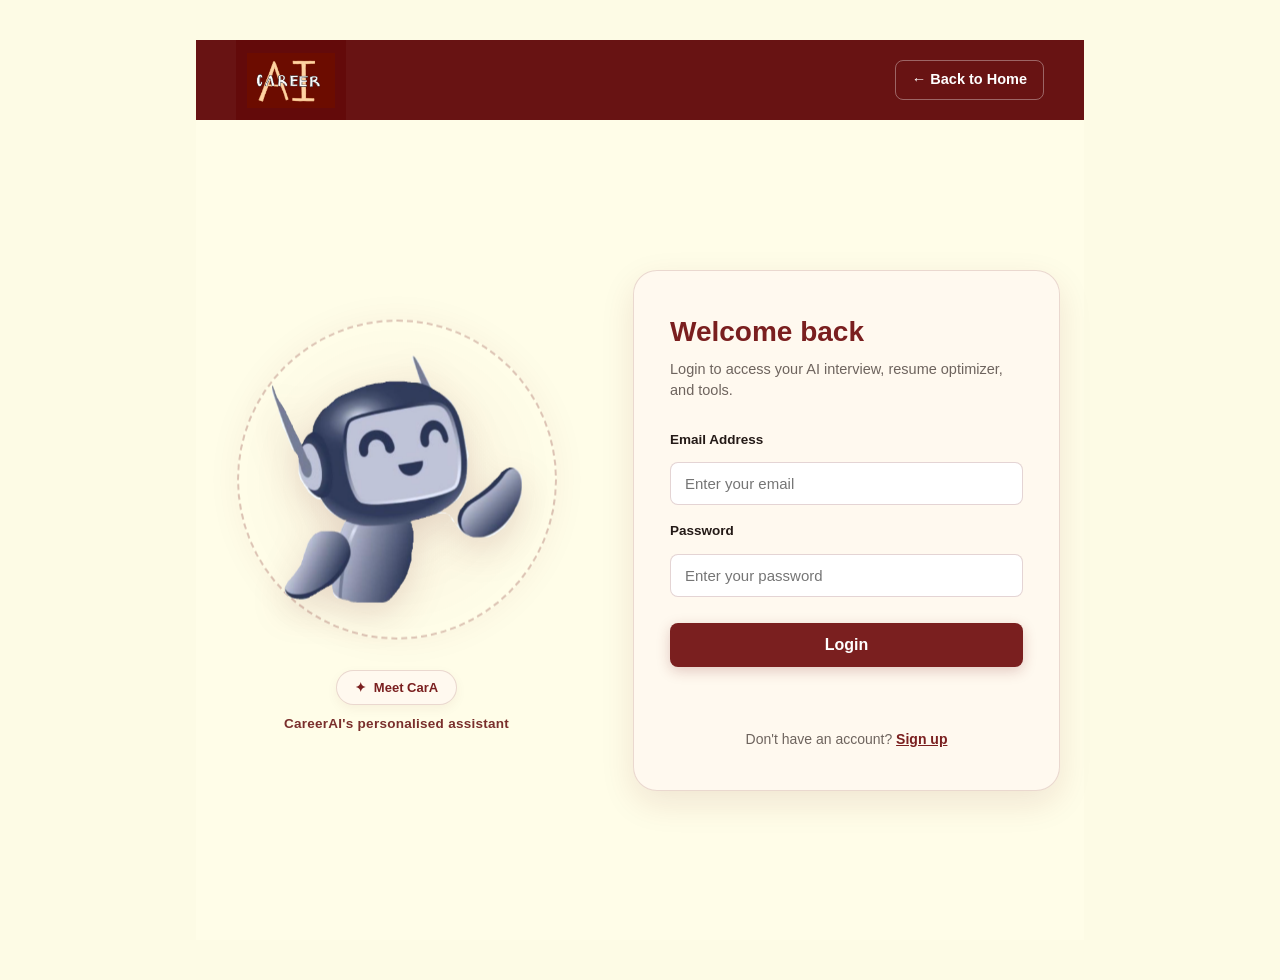
<file: Frontend/ats.html>
<!DOCTYPE html>
<html lang="en">

<head>
    <meta charset="UTF-8">
    <meta name="viewport" content="width=device-width, initial-scale=1.0">

    <title>CareerAI - ATS Score</title>

    <link rel="stylesheet" href="style.css?v=20261126v12">
    <link rel="icon" type="image/png" href="logoo.png">
</head>

<body>

    <!-- ================= NAVBAR ================= -->
    <nav class="navbar">

        <a href="home.html" class="logo">
            <img src="logoo.png" alt="CareerAI Logo" class="logo-image">
        </a>

        <div class="nav-links">
            <a href="home.html">Home</a>
            <a href="dashboard.html">Dashboard</a>
            <a href="ats.html" class="active">ATS Score</a>
            <a href="profile.html">Profile</a>
        </div>

        <div class="nav-buttons">
            <a href="dashboard.html" class="back-btn" style="color: white; font-weight: 600; text-decoration: none; padding: 7px 16px; border: 1px solid rgba(255,255,255,0.25); border-radius: 8px; font-size: 14px;">← Back to Dashboard</a>
        </div>

    </nav>


    <!-- =========================
         MAIN CONTENT
    ========================== -->

    <main class="ats-container">

        <!-- PAGE HEADING -->

        <div class="page-heading">

            <p class="small-heading">
                RESUME ANALYSIS
            </p>

            <h1>
                ATS Score
            </h1>

            <p class="subtitle">
                See how well your resume is optimized for Applicant Tracking Systems.
            </p>

        </div>


        <!-- =========================
             SCORE CARD
        ========================== -->

        <section class="score-card">

            <!-- LEFT SIDE -->

            <div class="score-left">

                <h2>
                    Your ATS Score
                </h2>


                <!-- HALF WHEEL -->

<div class="gauge">

    <svg
        class="gauge-svg"
        viewBox="0 0 300 160"
    >

        <!-- Background semicircle -->

        <path
            class="gauge-bg"
            d="M 25 145 A 125 125 0 0 1 275 145"
        ></path>

        <!-- Filled semicircle -->

        <path
            class="gauge-progress"
            id="gaugeProgress"
            d="M 25 145 A 125 125 0 0 1 275 145"
        ></path>

    </svg>


    <div class="score-content">

        <div>
            <span class="score-number" id="atsScoreValue" data-target="88">
                0
            </span>

            <span class="score-total">
                /100
            </span>
        </div>

        <p id="atsScoreLabel">Excellent</p>

    </div>

</div>

            </div> <!-- END SCORE-LEFT -->


            <!-- =========================
                 RIGHT SIDE: SCORE BREAKDOWN
            ========================== -->

            <div class="breakdown">

                <h3>
                    Score Breakdown
                </h3>


                <!-- KEYWORDS -->

                <div class="metric">

                    <div class="metric-info">

                        <span>
                            Keywords
                        </span>

                        <strong>
                            94%
                        </strong>

                    </div>

                    <div class="progress">

                        <div
                            class="progress-bar"
                            style="width: 94%"
                        ></div>

                    </div>

                </div>


                <!-- FORMATTING -->

                <div class="metric">

                    <div class="metric-info">

                        <span>
                            Formatting
                        </span>

                        <strong>
                            90%
                        </strong>

                    </div>

                    <div class="progress">

                        <div
                            class="progress-bar"
                            style="width: 90%"
                        ></div>

                    </div>

                </div>


                <!-- CONTENT -->

                <div class="metric">

                    <div class="metric-info">

                        <span>
                            Content
                        </span>

                        <strong>
                            81%
                        </strong>

                    </div>

                    <div class="progress">

                        <div
                            class="progress-bar"
                            style="width: 81%"
                        ></div>

                    </div>

                </div>


                <!-- SKILLS -->

                <div class="metric">

                    <div class="metric-info">

                        <span>
                            Skills
                        </span>

                        <strong>
                            87%
                        </strong>

                    </div>

                    <div class="progress">

                        <div
                            class="progress-bar"
                            style="width: 87%"
                        ></div>

                    </div>

                </div>


                <!-- ORGANIZATION -->

                <div class="metric">

                    <div class="metric-info">

                        <span>
                            Organization
                        </span>

                        <strong>
                            88%
                        </strong>

                    </div>

                    <div class="progress">

                        <div
                            class="progress-bar"
                            style="width: 88%"
                        ></div>

                    </div>

                </div>

            </div>

        </section>



        <!-- =========================
             WHY THIS SCORE
        ========================== -->

        <section class="section-card">

            <div class="section-title">

                <div>

                    <p class="small-heading">
                        ANALYSIS
                    </p>

                    <h2>
                        Why you got this score
                    </h2>

                </div>

                <span class="issue-count">
                    4 areas
                </span>

            </div>


            <div class="reason-grid">


                <div class="reason">

                    <div class="reason-icon warning">
                        !
                    </div>

                    <div>

                        <h3>
                            Some keywords are missing
                        </h3>

                        <p>
                            Your resume does not contain some important keywords
                            commonly found in the target job description.
                        </p>

                    </div>

                </div>


                <div class="reason">

                    <div class="reason-icon good">
                        ✓
                    </div>

                    <div>

                        <h3>
                            Good resume structure
                        </h3>

                        <p>
                            Your resume follows a clear structure with recognizable
                            sections such as education, skills and experience.
                        </p>

                    </div>

                </div>


                <div class="reason">

                    <div class="reason-icon warning">
                        !
                    </div>

                    <div>

                        <h3>
                            Experience descriptions could be stronger
                        </h3>

                        <p>
                            Some bullet points describe responsibilities instead
                            of showing measurable results or impact.
                        </p>

                    </div>

                </div>


                <div class="reason">

                    <div class="reason-icon warning">
                        !
                    </div>

                    <div>

                        <h3>
                            Skills section needs more detail
                        </h3>

                        <p>
                            Adding relevant technical skills from the job description
                            could improve your keyword matching score.
                        </p>

                    </div>

                </div>

            </div>

        </section>



        <!-- =========================
             HOW TO IMPROVE
        ========================== -->

        <section class="section-card">

            <div class="section-title">

                <div>

                    <p class="small-heading">
                        NEXT STEPS
                    </p>

                    <h2>
                        How to improve your ATS score
                    </h2>

                </div>

            </div>


            <div class="improvement-list">


                <div class="improvement">

                    <span class="number">
                        01
                    </span>

                    <div>

                        <h3>
                            Add relevant job keywords
                        </h3>

                        <p>
                            Compare your resume with the target job description
                            and naturally include relevant skills and technologies.
                        </p>

                    </div>

                    <span class="impact">
                        High Impact
                    </span>

                </div>


                <div class="improvement">

                    <span class="number">
                        02
                    </span>

                    <div>

                        <h3>
                            Make your bullet points stronger
                        </h3>

                        <p>
                            Use action verbs and measurable results instead of
                            simply listing your responsibilities.
                        </p>

                    </div>

                    <span class="impact">
                        High Impact
                    </span>

                </div>


                <div class="improvement">

                    <span class="number">
                        03
                    </span>

                    <div>

                        <h3>
                            Improve your skills section
                        </h3>

                        <p>
                            Add relevant technical skills that match the position
                            you are applying for.
                        </p>

                    </div>

                    <span class="impact medium">
                        Medium
                    </span>

                </div>


                <div class="improvement">

                    <span class="number">
                        04
                    </span>

                    <div>

                        <h3>
                            Keep formatting ATS-friendly
                        </h3>

                        <p>
                            Avoid excessive graphics, tables and complicated layouts
                            that may be difficult for ATS software to read.
                        </p>

                    </div>

                    <span class="impact medium">
                        Medium
                    </span>

                </div>

            </div>

        </section>



        <!-- =========================
             BOTTOM CTA
        ========================== -->

        <section class="cta-card">

            <div>

                <h2>
                    Want to improve your resume?
                </h2>

                <p>
                    Go back to the optimizer and make your resume stronger.
                </p>

            </div>


            <button
                onclick="window.location.href='resume.html'"
            >
                Optimize Resume Again →
            </button>

        </section>


    </main>

    <!-- ================= FOOTER ================= -->
    <footer class="site-footer">

        <div class="footer-top">

            <div class="footer-brand">
                <a href="home.html">
                    <img src="logoo.png" alt="CareerAI Logo" class="footer-logo-img">
                </a>
                <p>
                    Your dedicated AI-powered career companion. Helping students, professionals build resumes, optimize them, make them ATS friendly, and finding the right opportunities for them.
                </p>
            </div>

            <div class="footer-col">
                <h4>Navigation</h4>
                <ul>
                    <li><a href="home.html">Home</a></li>
                    <li><a href="dashboard.html">Dashboard</a></li>
                    <li><a href="profile.html">My Profile</a></li>
                    <li><a href="login.html">Logout</a></li>
                </ul>
            </div>

            <div class="footer-col">
                <h4>Tools</h4>
                <ul>
                    <li><a href="interview.html">AI Interview</a></li>
                    <li><a href="resume.html">Resume Optimizer</a></li>
                    <li><a href="ats.html">ATS Score Checker</a></li>
                    <li><a href="jobs.html">Job Matcher</a></li>
                </ul>
            </div>

            <div class="footer-col">
                <h4>Contact & Help</h4>
                <ul>
                    <li><a href="mailto:support@careerai.com">support@careerai.com</a></li>
                    <li><a href="profile.html#settings">Account Settings</a></li>
                    <li><a href="profile.html#contact">Help Center</a></li>
                </ul>
            </div>

        </div>

        <div class="footer-bottom">
            <p class="footer-copy">&copy; 2026 CareerAI.</p>
            <p class="footer-tagline">Build your career with confidence.</p>
            <p class="footer-subtext">Designed with precision for students and professionals.</p>
        </div>

    </footer>

    <!-- GSAP for Smooth Controlled Animations -->
    <script src="https://cdnjs.cloudflare.com/ajax/libs/gsap/3.12.5/gsap.min.js"></script>
    <script>
        if (typeof gsap === 'undefined') {
            document.write('<script src="node_modules/gsap/dist/gsap.min.js"><\/script>');
        }
    </script>
    <script src="api.js?v=20261126v2"></script>
    <script src="script.js?v=20261025w"></script>
</body>

</html>
</file>
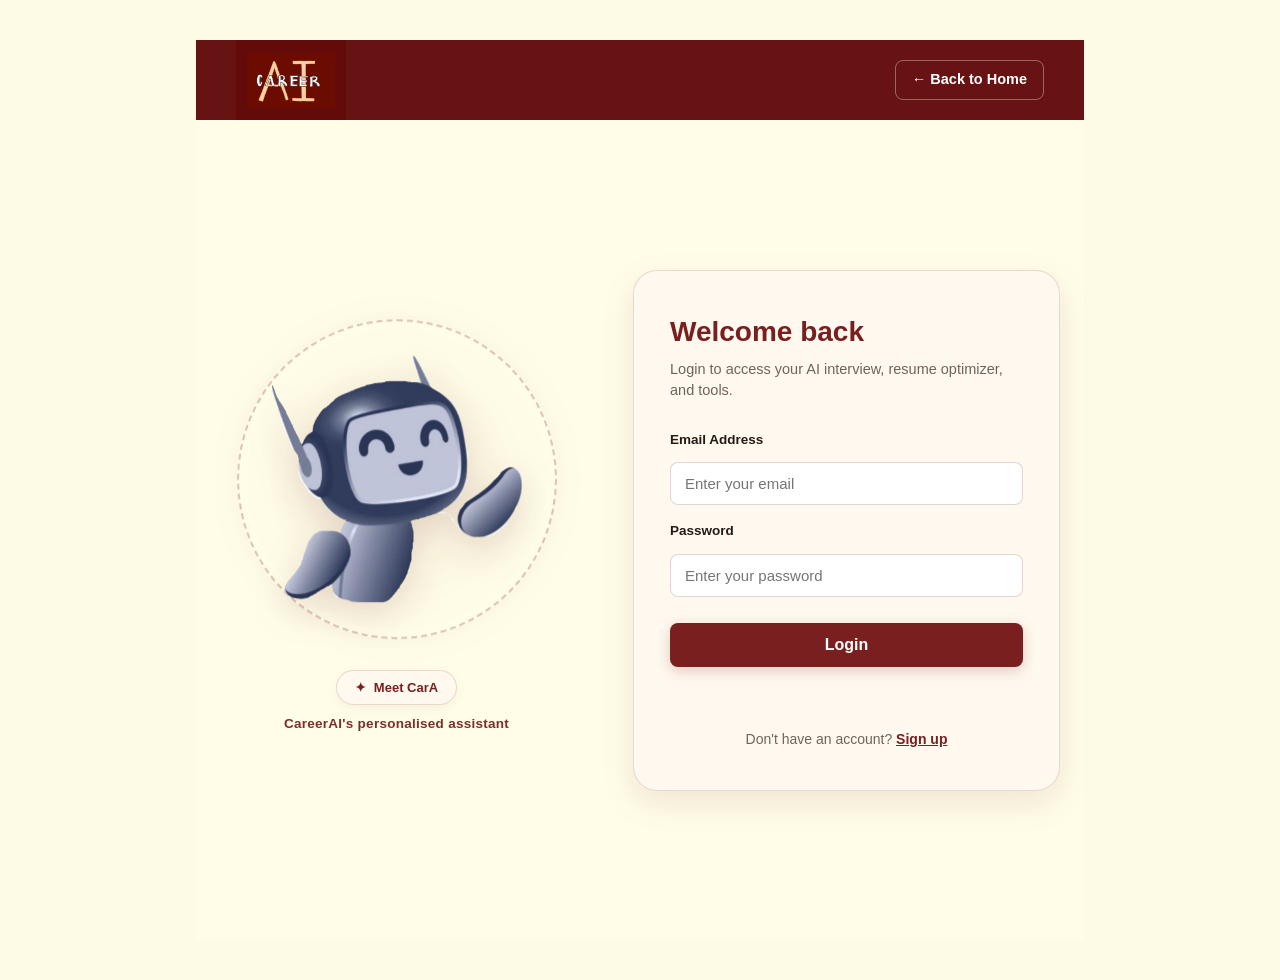
<file: Frontend/dashboard.html>
<!DOCTYPE html>
<html lang="en">

<head>
    <meta charset="UTF-8">
    <meta name="viewport" content="width=device-width, initial-scale=1.0">

    <title>CareerAI - Dashboard</title>
    <link rel="icon" type="image/png" href="logoo.png">

    <!-- Handwritten font for playful accents -->
    <link href="https://fonts.googleapis.com/css2?family=Kalam:wght@400;700&display=swap" rel="stylesheet">

    <link rel="stylesheet" href="style.css?v=20261126_v4">
</head>

<body class="dashboard-body">

    <!-- =========================
         NAVBAR
    ========================== -->
    <nav class="navbar">

        <a href="home.html" class="logo">
            <img src="logoo.png" alt="CareerAI Logo" class="logo-image">
        </a>

        <div class="nav-links">
            <a href="home.html">Home</a>
            <a href="dashboard.html" class="active">Dashboard</a>
            <a href="profile.html">Profile</a>
        </div>

        <div class="nav-buttons">
            <a href="login.html" class="login-btn">Logout</a>
        </div>

    </nav>


    <!-- =========================
         DASHBOARD HERO SECTION
    ========================== -->
    <section class="dashboard-hero">
        <div class="dashboard-hero-content">
            <p class="small-heading">DASHBOARD</p>
            <h1>Welcome back!</h1>
            <p class="dashboard-hero-sub">Choose a tool to continue your career journey.</p>
        </div>
    </section>

    <!-- =========================
         DASHBOARD MAIN
    ========================== -->
    <main class="dashboard">

        <div class="dashboard-grid">

            <!-- =========================
                 CARD 1 - INTERVIEW
            ========================== -->
            <div class="dashboard-card">

                <div>
                    <div class="card-top-row">
                        <div class="card-title-row">
                            <span class="card-number">1.</span>
                            <h2>Start Interview</h2>
                        </div>

                        <img
                            src="Micgif.gif"
                            alt="Start Interview"
                            class="dashboard-gif"
                        >
                    </div>

                    <p>
                        Give your AI powered interview and get started with your resume today.
                    </p>
                </div>

                <a href="interview.html">
                    <button class="card-button" type="button">Start Interview →</button>
                </a>

            </div>


            <!-- =========================
                 CARD 2 - RESUME OPTIMIZER
            ========================== -->
            <div class="dashboard-card card-optimizer">

                <div>
                    <div class="card-top-row">
                        <div class="card-title-row">
                            <span class="card-number">2.</span>
                            <h2>Optimize Resume</h2>
                        </div>

                        <img
                            src="Optimizegif.gif"
                            alt="Optimize Resume"
                            class="dashboard-gif optimizer-gif"
                        >
                    </div>

                    <p>
                        Improve and polish your resume layout, font hierarchy, colors, and section styling for recruiter impact.
                    </p>
                </div>

                <a href="resume.html">
                    <button class="card-button" type="button">Optimize Resume →</button>
                </a>

            </div>


            <!-- =========================
                 CARD 3 - JOB MATCHER
            ========================== -->
            <div class="dashboard-card">

                <div>
                    <div class="card-top-row">
                        <div class="card-title-row">
                            <span class="card-number">3.</span>
                            <h2>Job Matcher</h2>
                        </div>

                        <img
                            src="jobmatchergif.gif"
                            alt="Job Matcher"
                            class="dashboard-gif"
                        >
                    </div>

                    <p>
                        Find tailored placement and internship opportunities that align with your technical skills and aspirations.
                    </p>
                </div>

                <a href="jobs.html">
                    <button class="card-button" type="button">Jobs for you →</button>
                </a>

            </div>

        </div>

    
        <!-- =========================
             RECENT ACTIVITY / QUICK STATS STRIP
        ========================== -->
        <section class="dashboard-stats-strip" aria-label="Recent Activity and Quick Stats">
            <div class="stats-strip-header">
                <div>
                    <span class="stats-strip-badge">&#9889; YOUR MOMENTUM</span>
                    <h3 class="stats-strip-title">Recent Activity &amp; Quick Stats</h3>
                </div>
                <p class="stats-strip-subtitle">Live progress tracked across your resumes made, resumes optimized, and unique job matches.</p>
            </div>

            <div class="dashboard-stats-grid">
                <!-- Stat 1: Resumes Made -->
                <div class="dash-stat-card" data-stat-key="resumesMade">
                    <div class="dash-stat-top">
                        <div class="dash-stat-icon-wrapper">
                            <svg width="20" height="20" viewBox="0 0 24 24" fill="none" stroke="currentColor" stroke-width="2" stroke-linecap="round" stroke-linejoin="round">
                                <path d="M14 2H6a2 2 0 0 0-2 2v16a2 2 0 0 0 2 2h12a2 2 0 0 0 2-2V8z"></path>
                                <polyline points="14 2 14 8 20 8"></polyline>
                                <line x1="16" y1="13" x2="8" y2="13"></line>
                                <line x1="16" y1="17" x2="8" y2="17"></line>
                                <polyline points="10 9 9 9 8 9"></polyline>
                            </svg>
                        </div>
                        <span class="dash-stat-unit-pill">Created</span>
                    </div>
                    <span class="dash-stat-number" data-target="5">0</span>
                    <p class="dash-stat-label">Resumes Made</p>
                </div>

                <!-- Stat 2: Resumes Optimized -->
                <div class="dash-stat-card" data-stat-key="resumesOptimized">
                    <div class="dash-stat-top">
                        <div class="dash-stat-icon-wrapper">
                            <svg width="20" height="20" viewBox="0 0 24 24" fill="none" stroke="currentColor" stroke-width="2" stroke-linecap="round" stroke-linejoin="round">
                                <polygon points="12 2 15.09 8.26 22 9.27 17 14.14 18.18 21.02 12 17.77 5.82 21.02 7 14.14 2 9.27 8.91 8.26 12 2"></polygon>
                            </svg>
                        </div>
                        <span class="dash-stat-unit-pill">Optimized</span>
                    </div>
                    <span class="dash-stat-number" data-target="4">0</span>
                    <p class="dash-stat-label">Resumes Optimized</p>
                </div>

                <!-- Stat 3: Jobs Uniquely Matched & Saved -->
                <div class="dash-stat-card" data-stat-key="jobs">
                    <div class="dash-stat-top">
                        <div class="dash-stat-icon-wrapper">
                            <svg width="20" height="20" viewBox="0 0 24 24" fill="none" stroke="currentColor" stroke-width="2" stroke-linecap="round" stroke-linejoin="round">
                                <rect x="2" y="7" width="20" height="14" rx="2" ry="2"></rect>
                                <path d="M16 21V5a2 2 0 0 0-2-2h-4a2 2 0 0 0-2 2v16"></path>
                            </svg>
                        </div>
                        <span class="dash-stat-unit-pill">Saved</span>
                    </div>
                    <span class="dash-stat-number" data-target="12">0</span>
                    <p class="dash-stat-label">Jobs Saved &amp; Matched</p>
                </div>

                <!-- Stat 4: Average ATS Readiness Score -->
                <div class="dash-stat-card" data-stat-key="atsScore">
                    <div class="dash-stat-top">
                        <div class="dash-stat-icon-wrapper">
                            <svg width="20" height="20" viewBox="0 0 24 24" fill="none" stroke="currentColor" stroke-width="2" stroke-linecap="round" stroke-linejoin="round">
                                <circle cx="12" cy="12" r="10"></circle>
                                <circle cx="12" cy="12" r="6"></circle>
                                <circle cx="12" cy="12" r="2"></circle>
                            </svg>
                        </div>
                        <span class="dash-stat-unit-pill">out of 100</span>
                    </div>
                    <span class="dash-stat-number" data-target="88">0</span>
                    <p class="dash-stat-label">Avg Profile Readiness (out of 100)</p>
                    <div class="dash-stat-progress-bar" style="margin-top: auto;">
                        <div class="dash-stat-progress-fill" style="width: 88%;" data-fill-target="88%"></div>
                    </div>
                </div>
            </div>
        </section>

    </main>


    <!-- ================= FOOTER ================= -->
    <footer class="site-footer">

        <div class="footer-top">

            <div class="footer-brand">
                <a href="home.html">
                    <img src="logoo.png" alt="CareerAI Logo" class="footer-logo-img">
                </a>
                <p>
                    Your dedicated AI-powered career companion. Helping students, professionals build resumes, optimize them, make them ATS friendly, and finding the right opportunities for them.
                </p>
            </div>

            <div class="footer-col">
                <h4>Navigation</h4>
                <ul>
                    <li><a href="home.html">Home</a></li>
                    <li><a href="dashboard.html">Dashboard</a></li>
                    <li><a href="profile.html">My Profile</a></li>
                    <li><a href="login.html">Logout</a></li>
                </ul>
            </div>

            <div class="footer-col">
                <h4>Tools</h4>
                <ul>
                    <li><a href="interview.html">AI Interview</a></li>
                    <li><a href="resume.html">Resume Optimizer</a></li>
                    <li><a href="ats.html">ATS Score Checker</a></li>
                    <li><a href="jobs.html">Job Matcher</a></li>
                </ul>
            </div>

            <div class="footer-col">
                <h4>Contact & Help</h4>
                <ul>
                    <li><a href="mailto:support@careerai.com">support@careerai.com</a></li>
                    <li><a href="profile.html#settings">Account Settings</a></li>
                    <li><a href="profile.html#contact">Help Center</a></li>
                </ul>
            </div>

        </div>

        <div class="footer-bottom">
            <p class="footer-copy">&copy; 2026 CareerAI.</p>
            <p class="footer-tagline">Build your career with confidence.</p>
            <p class="footer-subtext">Designed with precision for students and professionals.</p>
        </div>

    </footer>


    <!-- =========================
         CAREERAI INTERACTIVE ASSISTANT
    ========================== -->
    <div class="cursor-assistant">
        <img
            src="cursor.png"
            alt="CareerAI Assistant"
            id="cursor-mascot"
        >
    </div>


    <!-- =========================
         JAVASCRIPT
    ========================== -->
    <script src="https://cdnjs.cloudflare.com/ajax/libs/gsap/3.12.5/gsap.min.js"></script>
    <script>
        if (typeof gsap === 'undefined') {
            document.write('<script src="node_modules/gsap/dist/gsap.min.js"><\/script>');
        }
    </script>
    <script src="api.js?v=20261126v2"></script>
    <script src="script.js?v=20261025_only_upload"></script>

</body>

</html>
</file>
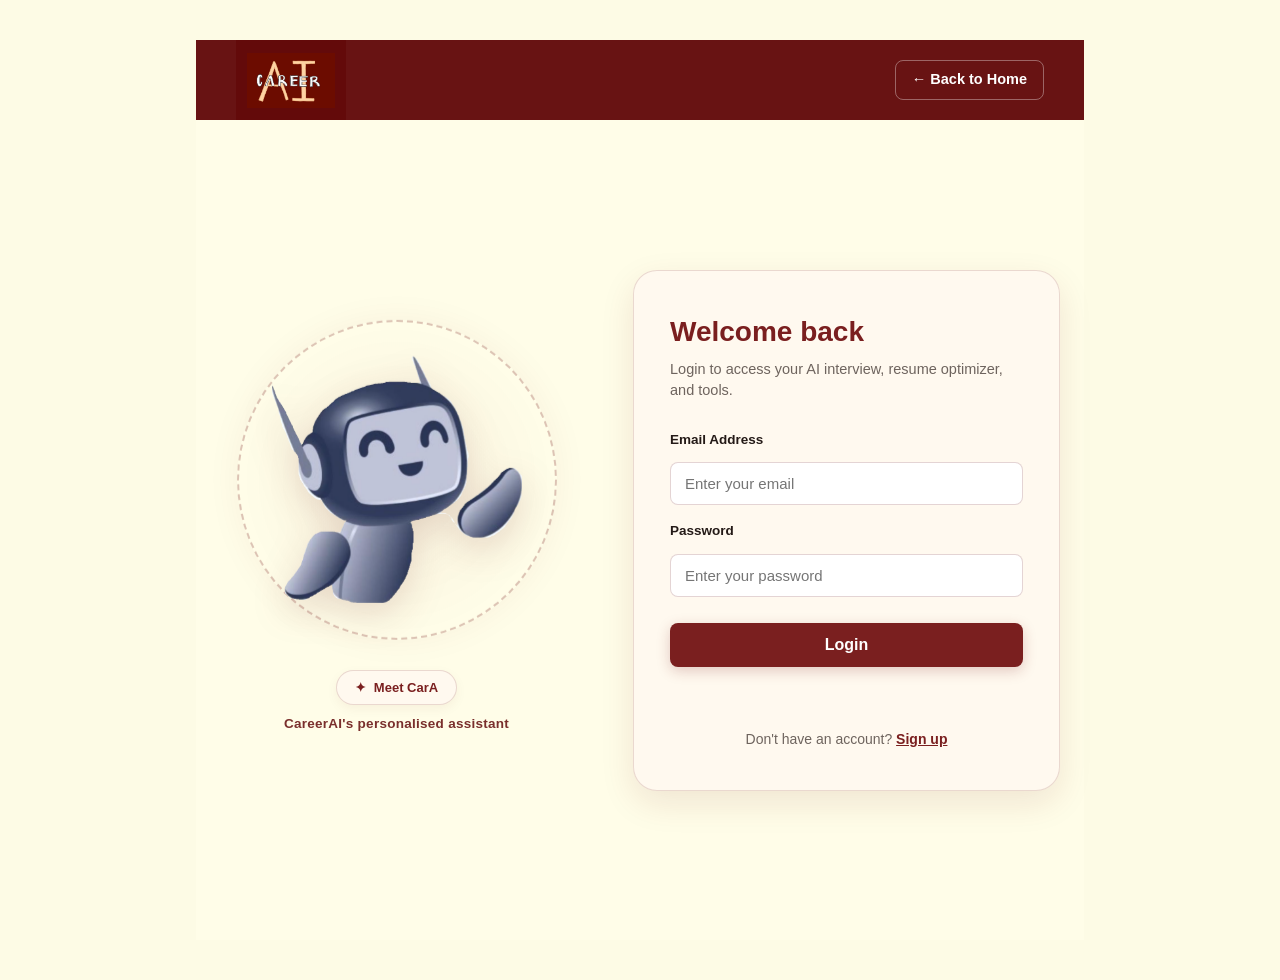
<file: Frontend/dashboard_design.html>
﻿<!DOCTYPE html>
<html lang="en">

<head>
    <meta charset="UTF-8">
    <meta name="viewport" content="width=device-width, initial-scale=1.0">

    <title>CareerAI - Dashboard</title>

    <!-- Handwritten font -->
    <link href="https://fonts.googleapis.com/css2?family=Kalam:wght@400;700&display=swap" rel="stylesheet">

    <link rel="stylesheet" href="style.css">
</head>

<body class="dashboard-body">

    <!-- =========================
         NAVBAR
    ========================== -->

    <nav class="navbar">

        <div class="logo">
            <img src="logoo.png" alt="CareerAI Logo" class="logo-image">
        </div>

        <div class="nav-links">
            <a href="index.html">Home</a>
            <a href="dashboard.html" class="active">Dashboard</a>
        </div>

        <div class="nav-buttons">
            <a href="login.html" class="login-btn">Logout</a>
        </div>

    </nav>


    <!-- =========================
         DASHBOARD
    ========================== -->

    <main class="dashboard">

        <div class="dashboard-heading">

            <p class="small-heading">DASHBOARD</p>

            <h1>Welcome back!</h1>

            <p>Choose a tool to continue your career journey.</p>

        </div>


        <div class="dashboard-grid">

            <!-- =========================
                 CARD 1 - INTERVIEW
            ========================== -->

            <div class="dashboard-card">

                <div class="card-top-row">

                    <div class="card-title-row">
                        <span class="card-number">1.</span>

                        <h2>Start Interview</h2>
                    </div>

                    <img src="Micgif.gif"
                         alt="Start Interview"
                         class="dashboard-gif">

                </div>

                <p>
                    AI powered personal interview - Your guide to career success
                </p>

                <a href="interview.html">
                    <button class="card-button">Start</button>
                </a>

            </div>


            <!-- =========================
                 CARD 2 - RESUME
            ========================== -->

            <div class="dashboard-card">

                <div class="card-top-row">

                    <div class="card-title-row">
                        <span class="card-number">2.</span>

                        <h2>Optimize Resume</h2>
                    </div>

                    <img src="Optimizegif.gif"
                         alt="Optimize Resume"
                         class="dashboard-gif">

                </div>

                <p>
                    Improve your resume and make it stronger for job applications.
                </p>

                <a href="resume.html">
                    <button class="card-button">Optimize</button>
                </a>

            </div>


            <!-- =========================
                 CARD 3 - JOB MATCHER
            ========================== -->

            <div class="dashboard-card">

                <div class="card-top-row">

                    <div class="card-title-row">
                        <span class="card-number">3.</span>

                        <h2>Job Matcher</h2>
                    </div>

                    <img src="jobmatchergif.gif"
                         alt="Job Matcher"
                         class="dashboard-gif">

                </div>

                <p>
                    Find job opportunities that match your skills and interests.
                </p>

                <a href="jobs.html">
                    <button class="card-button">Jobs for you</button>
                </a>

            </div>


            <!-- =========================
                 CARD 4 - TRACKER
            ========================== -->

            <div class="dashboard-card">

                <div class="card-top-row">

                    <div class="card-title-row">
                        <span class="card-number">4.</span>

                        <h2>Application Tracker</h2>
                    </div>

                    <img src="trackergif.gif"
                         alt="Application Tracker"
                         class="dashboard-gif">

                </div>

                <!-- CareerAI Interactive Assistant -->

<div class="cursor-assistant">
    <img src="cursor.png"
         alt="CareerAI Assistant"
         id="cursor-mascot">
</div>

                <p>
                    Keep track of your applications and stay organized.
                </p>

                <a href="tracker.html">
                    <button class="card-button">Track Status</button>
                </a>

            </div>

        </div>

    </main>


    <!-- =========================
         FOOTER
    ========================== -->

    <footer>

        <p>Take the next step in your career now!</p>

        <p>© 2026 CareerAI</p>

    </footer>


    <!-- =========================
         CAREERAI INTERACTIVE ASSISTANT
         This image changes depending
         on which dashboard card
         is being hovered.
    ========================== -->

    <div class="cursor-assistant">

        <img src="cursor.png"
             alt="CareerAI Assistant"
             id="cursor-mascot">

    </div>


    <!-- JavaScript -->

    <script src="api.js?v=20261126v2"></script>
    <script src="script.js"></script>

</body>

</html>
</file>
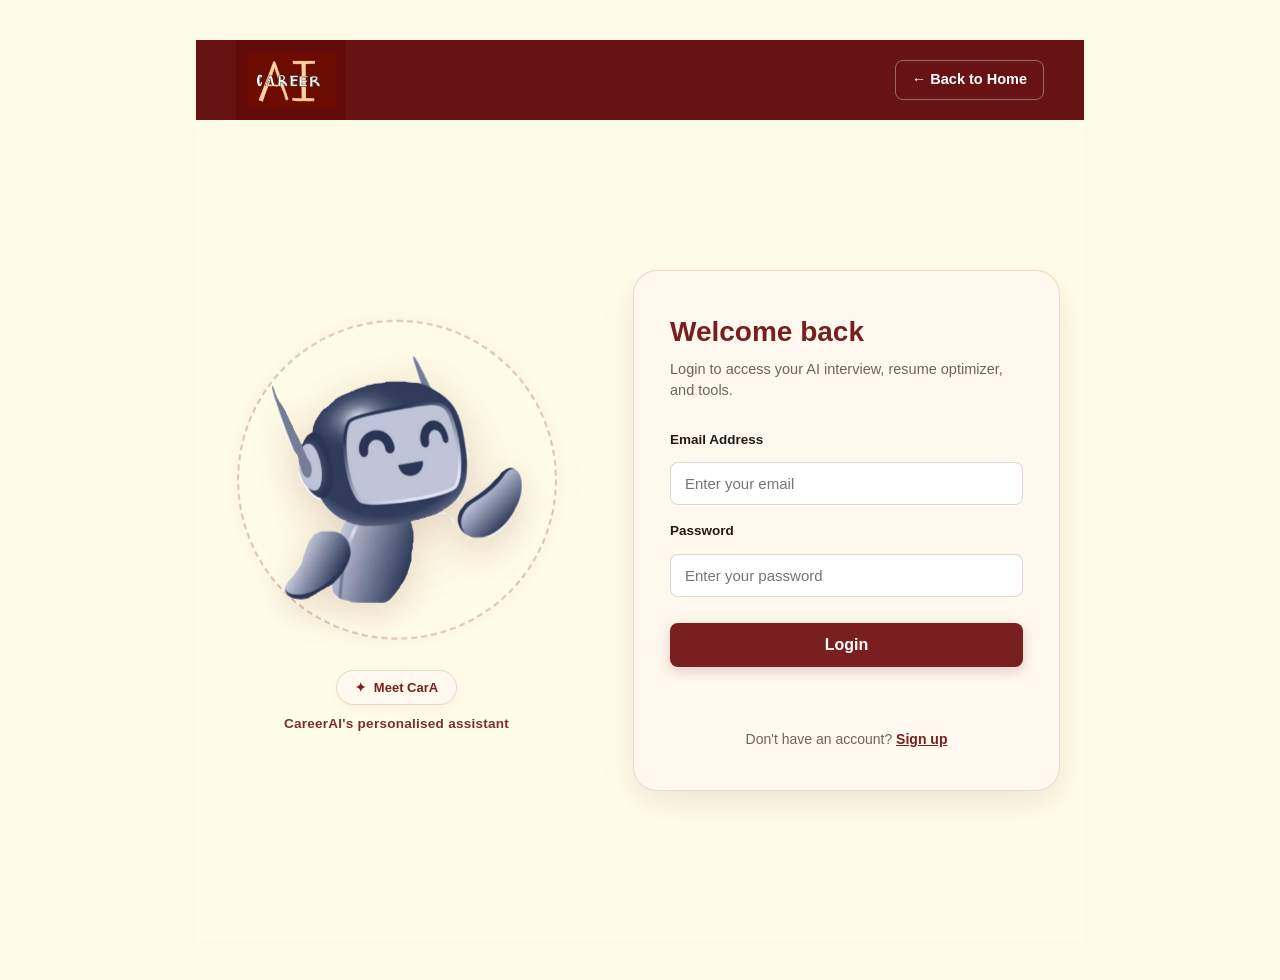
<file: Frontend/interview.html>
<!DOCTYPE html>
<html lang="en">

<head>
    <meta charset="UTF-8">
    <meta name="viewport" content="width=device-width, initial-scale=1.0">

    <title>CareerAI - Interview</title>
    <link rel="icon" type="image/png" href="logoo.png">
    <link rel="stylesheet" href="style.css?v=20261126_v8">

    
</head>

<body class="interview-body">

    <!-- ================= NAVBAR ================= -->
    <nav class="navbar">

        <a href="home.html" class="logo">
            <img src="logoo.png" alt="CareerAI Logo" class="logo-image">
        </a>

        <div class="nav-links">
            <a href="home.html">Home</a>
            <a href="dashboard.html">Dashboard</a>
            <a href="interview.html" class="active">AI Interview</a>
            <a href="profile.html">Profile</a>
        </div>

        <div class="nav-buttons">
            <a href="dashboard.html" class="back-btn" style="color: white; font-weight: 600; text-decoration: none; padding: 7px 16px; border: 1px solid rgba(255,255,255,0.25); border-radius: 8px; font-size: 14px;">← Back to Dashboard</a>
        </div>

    </nav>


    <!-- ================= MAIN INTERVIEW AREA ================= -->

    <main class="interview-container">

        <!-- Heading -->

        <div class="interview-heading">

            <h1>Your Personalised AI Powered Interview</h1>

            <p>
                Let us dive deep in your career journey and understand your skills, experiences and aspirations.

            </p>

        </div>


        <!-- ================= CHAT AREA ================= -->

        <section class="interview-box">

            <div class="chat-area" id="chatArea">


                <!-- ===== CARA INTRO MESSAGE ===== -->

                <div class="message-row cara-row" id="introMessage">

                    <div class="avatar-container cara-avatar intro-avatar">

                        <img
                            src="cursor.png"
                            alt="Cara"
                            class="cara-image"
                        >

                    </div>

                    <div class="message-content">

                        <div class="speaker-name">
                            Cara
                        </div>

                        <div class="chat-bubble cara-bubble">

                            <p>
                                Hi! I'm CarA, your AI powered CareerAI assistant. Lets us resume generation process by starting your interview.
                            </p>

                            <p>
                                Hit that start button as soon as you are ready to begin! Lets create a smashing resume together.
                            </p>

                        </div>

                    </div>

                </div>


                <!-- ===== START BUTTON ===== -->

                <div class="start-interview-wrapper" id="startWrapper">

                    <button
                        class="start-interview-btn"
                        id="startInterviewBtn"
                    >
                        Start Interview
                    </button>

                </div>


                <!-- ===== QUESTIONS WILL BE ADDED HERE BY JS ===== -->

            </div>


            <!-- ================= RECORDING AREA ================= -->

            <div
                class="recording-panel"
                id="recordingPanel"
                style="display: none;"
            >

                <div class="recording-status" id="recordingStatus">

                    <span class="recording-dot"></span>

                    <span id="recordingText">
                        Ready to record
                    </span>

                </div>


                                <div class="recording-controls">
                    <button class="record-btn" id="recordBtn">
                        🎙️ <span id="recordBtnText">Start Recording</span>
                    </button>

                    <button class="stop-btn" id="stopBtn" disabled>
                        ⏹ Stop & Review
                    </button>
                </div>

                <!-- Live Speech / Answer Input Box -->
                <div class="interview-answer-box" id="answerBox" style="margin-top: 18px; text-align: left; display: none;">
                    <div style="display: flex; justify-content: space-between; align-items: center; margin-bottom: 6px;">
                        <span style="font-size: 13px; font-weight: 700; color: #681313;">
                            Your Answer:
                        </span>
                        <span id="speechStateBadge" style="font-size: 11.5px; color: #666; background: rgba(104, 19, 19, 0.08); padding: 3px 10px; border-radius: 12px; font-weight: 500;">
                            Live voice capture
                        </span>
                    </div>
                    <textarea 
                        id="answerInput" 
                        rows="3" 
                        placeholder="What you say will appear here in real time... You can also edit or type directly."
                        style="width: 100%; padding: 12px 14px; border: 1.5px solid #dfcbb8; border-radius: 8px; font-size: 14.5px; font-family: inherit; line-height: 1.5; color: #2d2626; background: #fffdfa; box-sizing: border-box; resize: vertical;"
                    ></textarea>
                    <div style="display: flex; justify-content: flex-end; gap: 10px; margin-top: 10px;">
                        <button type="button" id="sendAnswerBtn" class="record-btn" style="background-color: #681313; color: white; padding: 10px 24px; font-size: 14.5px; display: inline-flex; align-items: center; gap: 8px; cursor: pointer; border-radius: 8px; font-weight: 600; box-shadow: 0 4px 10px rgba(104, 19, 19, 0.2);">
                            Send Answer 🚀
                        </button>
                    </div>
                </div>


                <p class="recording-hint">
                    Speak naturally. There is no typing required.
                </p>

            </div>


            <!-- ================= NEXT / FINISH ================= -->

            <div
                class="next-section"
                id="nextSection"
                style="display: none;"
            >

                <button
                    class="next-question-btn"
                    id="nextQuestionBtn"
                >
                    Next Question →
                </button>

            </div>


        </section>


        <!-- ================= PROGRESS ================= -->

        <div class="interview-progress">

            <div class="progress-text">

                <span id="progressText">
                    Question 0 of 5
                </span>

            </div>

            <div class="progress-bar">

                <div
                    class="progress-fill"
                    id="progressFill"
                ></div>

            </div>

        </div>

    </main>


        <!-- ================= FOOTER ================= -->
    <footer class="site-footer">

        <div class="footer-top">

            <div class="footer-brand">
                <a href="home.html">
                    <img src="logoo.png" alt="CareerAI Logo" class="footer-logo-img">
                </a>
                <p>
                    Your dedicated AI-powered career companion. Helping students, professionals build resumes, optimize them, make them ATS friendly, and finding the right opportunities for them.
                </p>
            </div>

            <div class="footer-col">
                <h4>Navigation</h4>
                <ul>
                    <li><a href="home.html">Home</a></li>
                    <li><a href="dashboard.html">Dashboard</a></li>
                    <li><a href="profile.html">My Profile</a></li>
                    <li><a href="login.html">Logout</a></li>
                </ul>
            </div>

            <div class="footer-col">
                <h4>Tools</h4>
                <ul>
                    <li><a href="interview.html">AI Interview</a></li>
                    <li><a href="resume.html">Resume Optimizer</a></li>
                    <li><a href="ats.html">ATS Score Checker</a></li>
                    <li><a href="jobs.html">Job Matcher</a></li>
                </ul>
            </div>

            <div class="footer-col">
                <h4>Contact & Help</h4>
                <ul>
                    <li><a href="mailto:support@careerai.com">support@careerai.com</a></li>
                    <li><a href="profile.html#settings">Account Settings</a></li>
                    <li><a href="profile.html#contact">Help Center</a></li>
                </ul>
            </div>

        </div>

        <div class="footer-bottom">
            <p class="footer-copy">&copy; 2026 CareerAI.</p>
            <p class="footer-tagline">Build your career with confidence.</p>
            <p class="footer-subtext">Designed with precision for students and professionals.</p>
        </div>

    </footer>

    <!-- ================= JAVASCRIPT ================= -->

    <script src="api.js?v=20261126v7"></script>
    <script src="script.js?v=20261126_v8"></script>

</body>

</html>
</file>
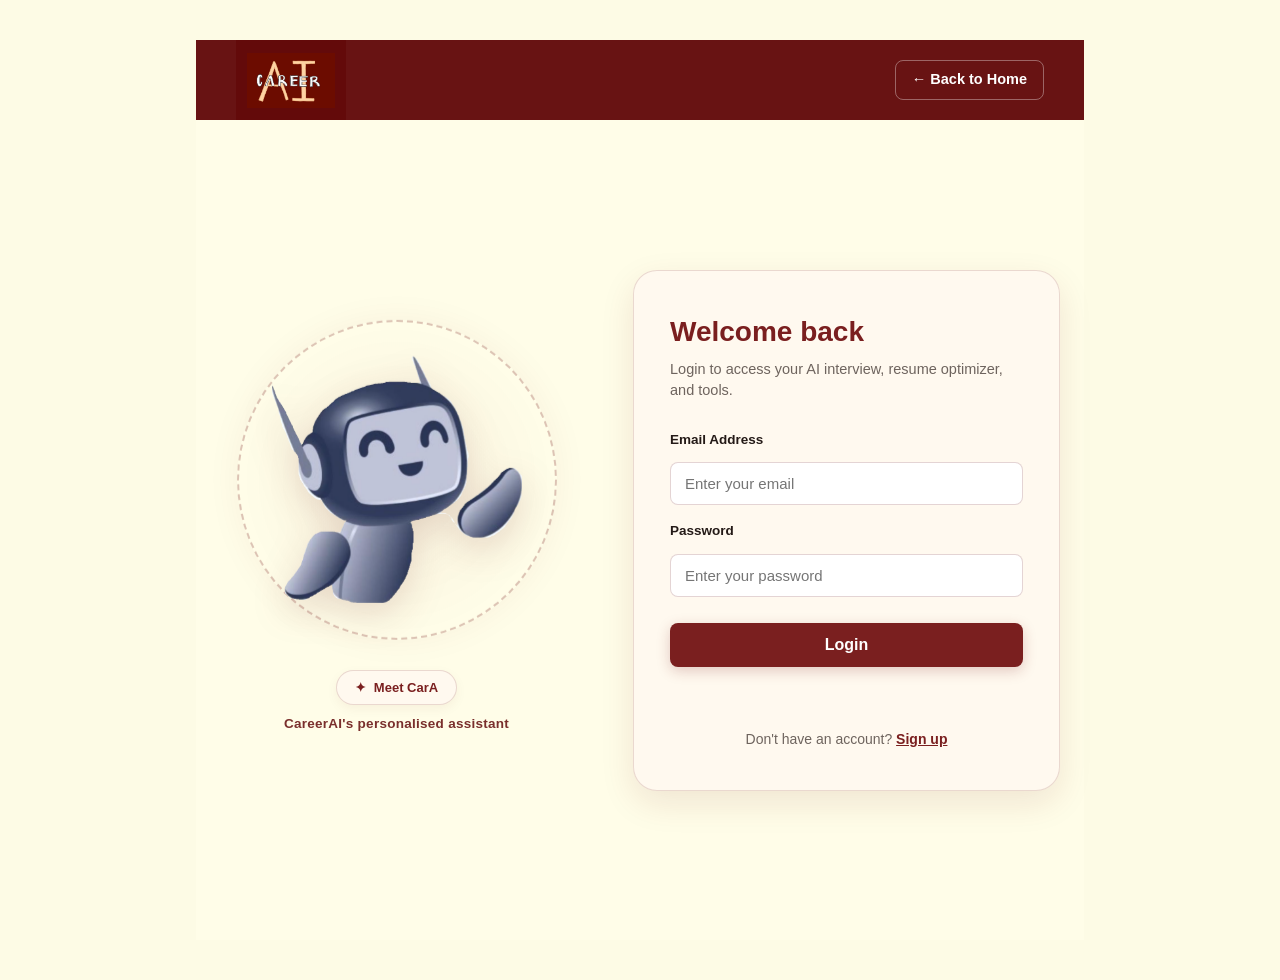
<file: Frontend/interview_design_reference.html>
<!DOCTYPE html>
<html lang="en">

<head>
    <meta charset="UTF-8">
    <meta name="viewport" content="width=device-width, initial-scale=1.0">

    <title>CareerAI - Interview</title>

    <link rel="stylesheet" href="style.css">
</head>

<body class="interview-body">

    <!-- ================= NAVBAR ================= -->

    <nav class="interview-navbar">

        <div class="interview-logo">
            <a href="index.html">
                <img src="logoo.png" alt="CareerAI Logo">
            </a>
        </div>

        <div class="dashboard-return">
            <a href="dashboard.html">
                ← Back to Dashboard
            </a>
        </div>

    </nav>


    <!-- ================= MAIN INTERVIEW AREA ================= -->

    <main class="interview-container">

        <!-- Heading -->

        <div class="interview-heading">

            <h1>Your Personalised AI Powered Interview</h1>

            <p>
                Let us dive deep in your career journey and understand your skills, experiences and aspirations.

            </p>

        </div>


        <!-- ================= CHAT AREA ================= -->

        <section class="interview-box">

            <div class="chat-area" id="chatArea">


                <!-- ===== CARA INTRO MESSAGE ===== -->

                <div class="message-row cara-row" id="introMessage">

                    <div class="avatar-container cara-avatar intro-avatar">

                        <img
                            src="cursor.png"
                            alt="Cara"
                            class="cara-image"
                        >

                    </div>

                    <div class="message-content">

                        <div class="speaker-name">
                            Cara
                        </div>

                        <div class="chat-bubble cara-bubble">

                            <p>
                                Hi! I'm CarA, your AI powered CareerAI assistant. Lets us resume generation process by starting your interview.
                            </p>

                            <p>
                                Hit that start button as soon as you are ready to begin! Lets create a smashing resume together.
                            </p>

                        </div>

                    </div>

                </div>


                <!-- ===== START BUTTON ===== -->

                <div class="start-interview-wrapper" id="startWrapper">

                    <button
                        class="start-interview-btn"
                        id="startInterviewBtn"
                    >
                        Start Interview
                    </button>

                </div>


                <!-- ===== QUESTIONS WILL BE ADDED HERE BY JS ===== -->

            </div>


            <!-- ================= RECORDING AREA ================= -->

            <div
                class="recording-panel"
                id="recordingPanel"
                style="display: none;"
            >

                <div class="recording-status" id="recordingStatus">

                    <span class="recording-dot"></span>

                    <span id="recordingText">
                        Ready to record
                    </span>

                </div>


                <div class="recording-controls">

                    <button
                        class="record-btn"
                        id="recordBtn"
                    >

                        🎙️
                        <span id="recordBtnText">
                            Start Recording
                        </span>

                    </button>


                    <button
                        class="stop-btn"
                        id="stopBtn"
                        disabled
                    >

                        ⏹ Stop

                    </button>

                </div>


                <p class="recording-hint">
                    Speak naturally. There is no typing required.
                </p>

            </div>


            <!-- ================= NEXT / FINISH ================= -->

            <div
                class="next-section"
                id="nextSection"
                style="display: none;"
            >

                <button
                    class="next-question-btn"
                    id="nextQuestionBtn"
                >
                    Next Question →
                </button>

            </div>


        </section>


        <!-- ================= PROGRESS ================= -->

        <div class="interview-progress">

            <div class="progress-text">

                <span id="progressText">
                    Question 0 of 5
                </span>

            </div>

            <div class="progress-bar">

                <div
                    class="progress-fill"
                    id="progressFill"
                ></div>

            </div>

        </div>

    </main>


    <!-- ================= JAVASCRIPT ================= -->

    <script src="api.js?v=20261126v2"></script>
    <script src="script.js"></script>

</body>

</html>
</file>
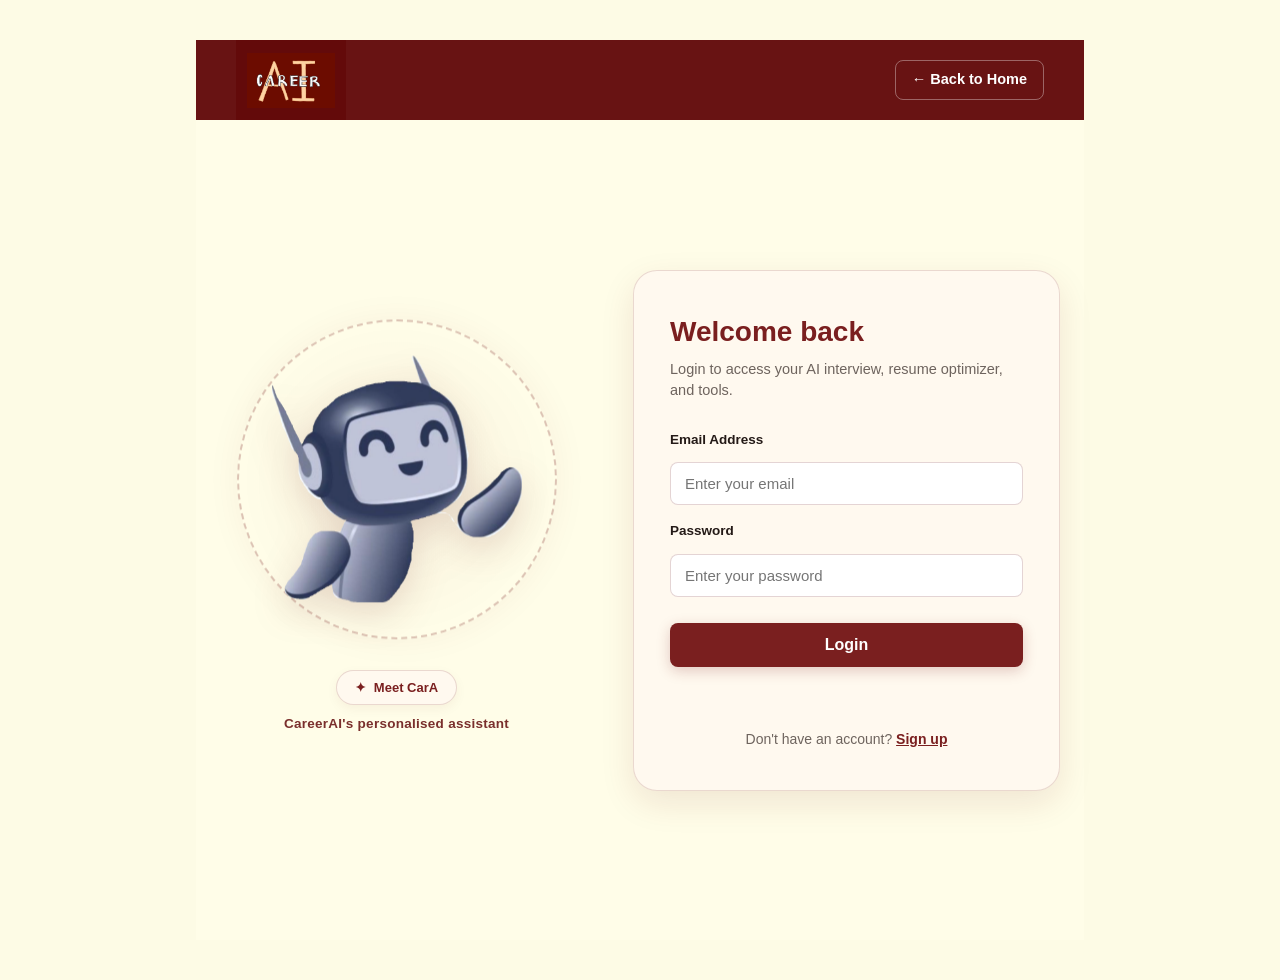
<file: Frontend/jobs.html>
<!DOCTYPE html>
<html lang="en">
<head>
    <meta charset="UTF-8">
    <meta name="viewport" content="width=device-width, initial-scale=1.0">
    <title>Job Matcher - CareerAI</title>
    <link rel="stylesheet" href="style.css">
    <link rel="stylesheet" href="jobs-style.css">
    <link rel="icon" type="image/png" href="logoo.png">
</head>

<body>

    <!-- ================= NAVBAR ================= -->
    <nav class="navbar">
        <a href="home.html" class="logo">
            <img src="logoo.png" alt="CareerAI Logo" class="logo-image">
        </a>

        <div class="nav-links">
            <a href="home.html">Home</a>
            <a href="dashboard.html">Dashboard</a>
            <a href="jobs.html" class="active">Job Matcher</a>
            <a href="profile.html">Profile</a>
        </div>

        <div class="nav-buttons">
            <a href="dashboard.html" class="back-btn" style="color: white; font-weight: 600; text-decoration: none; padding: 7px 16px; border: 1px solid rgba(255,255,255,0.25); border-radius: 8px; font-size: 14px;">← Back to Dashboard</a>
        </div>
    </nav>

    <main style="max-width: 1100px; margin: 30px auto; padding: 0 20px;">
        <h1 style="text-align: center; margin-bottom: 24px; color: #681313;">GET MATCHED WITH THE PERFECT OPPORTUNITIES FOR YOU</h1>

        <div id="jobsMessage" style="text-align: center; font-size: 16px; margin: 20px 0; color: #555;">Loading jobs...</div>

        <div id="jobsContainer"></div>
    </main>

    <script src="api.js?v=20261126v3"></script>
    <script>
        document.addEventListener("DOMContentLoaded", function () {
            if (!requireAuth()) return;
            loadJobs();
        });

        const jobsMessage = document.getElementById("jobsMessage");
        const jobsContainer = document.getElementById("jobsContainer");

        async function loadJobs() {
            try {
                const jobs = await apiGetJobs();

                jobsMessage.textContent = "";

                if (!jobs || jobs.length === 0) {
                    jobsMessage.textContent = "No jobs currently available.";
                    return;
                }

                jobs.forEach(job => {
                    const jobDiv = document.createElement("div");
                    jobDiv.className = "job-card";
                    jobDiv.style.marginBottom = "24px";
                    jobDiv.style.padding = "20px";
                    jobDiv.style.background = "#fff";
                    jobDiv.style.borderRadius = "12px";
                    jobDiv.style.boxShadow = "0 4px 15px rgba(0,0,0,0.06)";

                    jobDiv.innerHTML = `
                        <h2 style="color: #681313; margin-top: 0;">${escapeHtml(job.job_title)}</h2>
                        <p style="font-weight: 600; color: #444;">${escapeHtml(job.company || "")} &bull; ${escapeHtml(job.location || "Remote / Various")}</p>

                        <p style="line-height: 1.6; color: #333;">
                            ${escapeHtml(job.job_description)}
                        </p>

                        <p>
                            <strong>Required Skills:</strong>
                            ${escapeHtml((job["required skills"] || []).join(", ") || "General Skills")}
                        </p>

                        <p>
                            <strong>Salary:</strong>
                            ${escapeHtml(job.salary || "Not specified")}
                        </p>

                        <div style="display: flex; gap: 10px; margin-top: 15px;">
                            <button type="button" class="match-btn" style="background: #681313; color: white; border: none; padding: 9px 18px; border-radius: 8px; cursor: pointer; font-weight: 600;">
                                Match Me
                            </button>

                            <button type="button" class="apply-btn" style="background: #157347; color: white; border: none; padding: 9px 18px; border-radius: 8px; cursor: pointer; font-weight: 600;">
                                Apply
                            </button>
                        </div>

                        <div class="match-result" style="margin-top: 15px;"></div>
                    `;

                    const matchButton = jobDiv.querySelector(".match-btn");
                    const applyButton = jobDiv.querySelector(".apply-btn");
                    const resultBox = jobDiv.querySelector(".match-result");

                    matchButton.addEventListener("click", () => {
                        matchJob(job, matchButton, resultBox);
                    });

                    applyButton.addEventListener("click", () => {
                        applyJob(job, applyButton);
                    });

                    jobsContainer.appendChild(jobDiv);
                });

            } catch (error) {
                console.error(error);
                jobsMessage.textContent = "Could not load jobs: " + error.message;
            }
        }

        async function matchJob(job, button, resultBox) {
            if (!getToken()) {
                alert("Please log in first.");
                window.location.href = "login.html";
                return;
            }

            button.disabled = true;
            button.textContent = "Matching with AI...";
            resultBox.innerHTML = "<p style='color:#666;'>Analyzing your resume against this job posting with Gemini AI...</p>";

            try {
                // Check if candidate has a resume
                const resume = await apiGetResume();
                if (!resume || !resume.content_json) {
                    resultBox.innerHTML = "<p style='color:#c62828;'><strong>No resume found.</strong> Please upload your resume in the <a href='resume.html'>Resume Optimizer</a> first.</p>";
                    button.disabled = false;
                    button.textContent = "Match Me";
                    return;
                }

                const data = await apiMatchJob(job.job_title, job.job_description || "");

                resultBox.innerHTML = `
                    <div style="background: #fdf8f5; border-left: 4px solid #681313; padding: 15px; border-radius: 8px; margin-top: 10px;">
                        <h3 style="margin-top: 0; color: #681313;">AI Match Results</h3>
                        <p><strong>Match Score:</strong> <span style="font-size: 18px; font-weight: 700; color: #681313;">${escapeHtml(data.match_score)}%</span></p>
                        <p><strong>Recommendation:</strong> <span style="text-transform: capitalize; font-weight: 600;">${escapeHtml(data.recommendation || "Not available").replaceAll("_", " ")}</span></p>
                        <p><strong>Summary:</strong> ${escapeHtml(data.summary || "No summary provided.")}</p>
                        <p><strong>Matched Skills:</strong></p>
                        ${renderList(data.matched_skills)}
                        <p><strong>Missing Skills / Recommendations:</strong></p>
                        ${renderList(data.missing_skills)}
                        <p><strong>Key Strengths:</strong></p>
                        ${renderList(data.strengths)}
                        <p><strong>Points of Concern:</strong></p>
                        ${renderList(data.concerns)}
                    </div>
                `;

            } catch (error) {
                resultBox.innerHTML = `<p style="color: #c62828;">${escapeHtml(error.message)}</p>`;
            } finally {
                button.disabled = false;
                button.textContent = "Match Me";
            }
        }

        async function applyJob(job, button) {
            const url = job.job_url;

            // Record application in backend
            try {
                await apiApplyJob(job.job_title, job.company || "CareerAI Opportunity", url || "");
            } catch (err) {
                console.warn("Application recording notice:", err.message);
            }

            if (!url || !/^https?:\/\//i.test(url)) {
                alert("Application noted! However, direct external URL is unavailable.");
                return;
            }

            window.open(url, "_blank", "noopener,noreferrer");
        }

        function renderList(items) {
            if (!Array.isArray(items) || items.length === 0) {
                return "<p style='color: #777; margin: 4px 0 10px;'>None reported.</p>";
            }

            return "<ul style='margin: 4px 0 12px; padding-left: 20px;'>" + items.map(item =>
                "<li>" + escapeHtml(
                    typeof item === "object" && item !== null
                        ? JSON.stringify(item)
                        : item
                ) + "</li>"
            ).join("") + "</ul>";
        }

        function escapeHtml(value) {
            return String(value ?? "")
                .replaceAll("&", "&amp;")
                .replaceAll("<", "&lt;")
                .replaceAll(">", "&gt;")
                .replaceAll('"', "&quot;")
                .replaceAll("'", "&#039;");
        }
    </script>

</body>
</html>
</file>
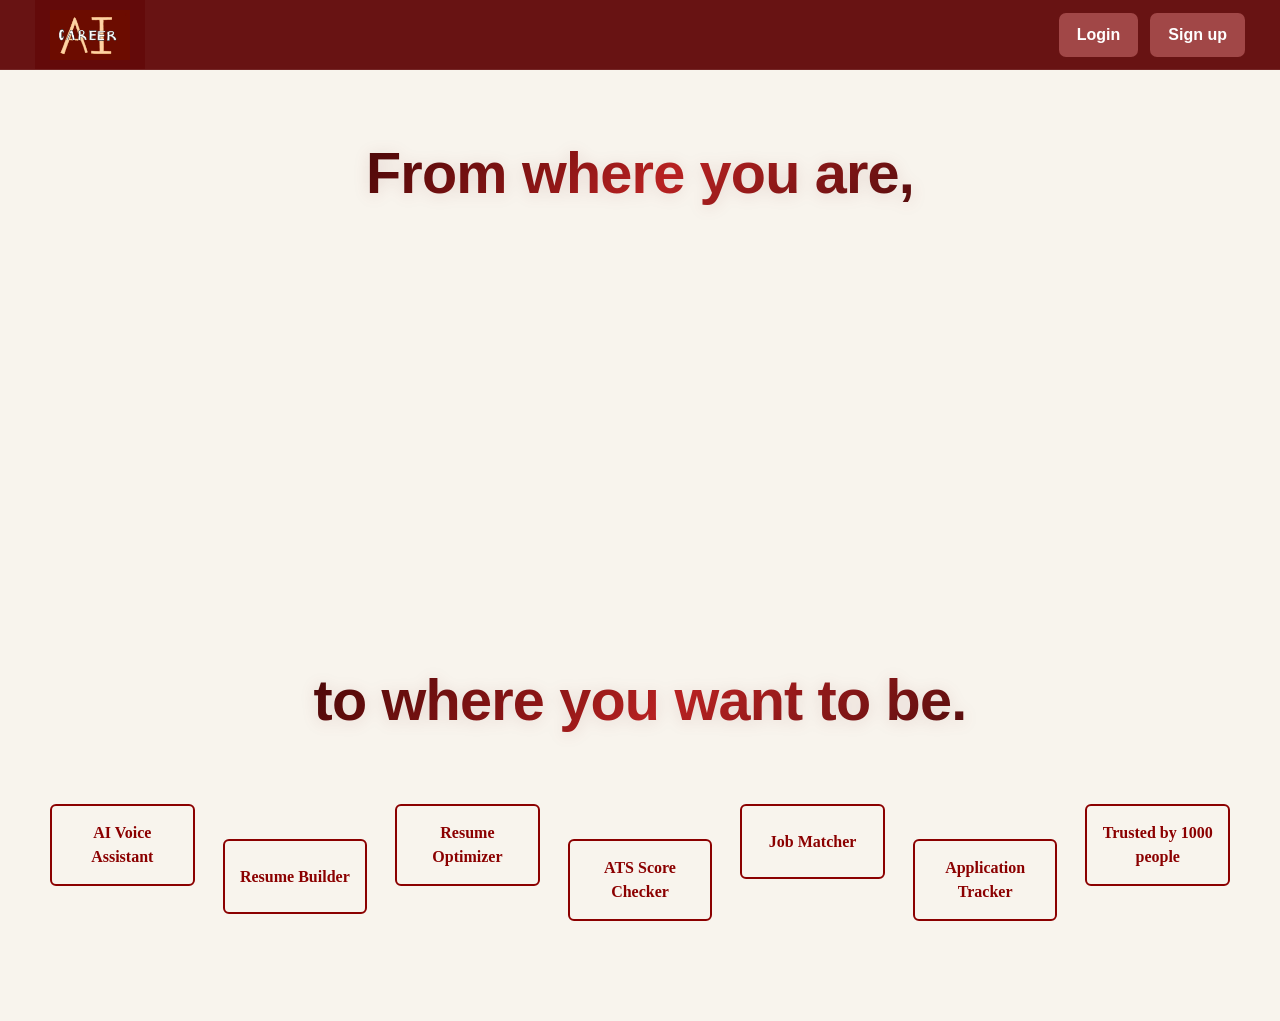
<file: Frontend/landing_design.html>
﻿<!DOCTYPE html>
<html lang="en">

<head>
    <meta charset="UTF-8">
    <meta name="viewport" content="width=device-width, initial-scale=1.0">

    <title>CareerAI</title>

    <link rel="stylesheet" href="style.css">
</head>

<body>

    <!-- HEADER -->
    <header class="navbar">

        <a href="index.html" class="logo">
            <img
                src="logoo.png"
                alt="CareerAI Logo"
                class="logo-image"
            >
        </a>

        <div class="nav-buttons">
            <a href="login.html" class="login-btn">Login</a>
            <a href="signup.html" class="signup-btn">Sign up</a>
        </div>

    </header>


    <!-- LANDING PAGE -->
    <main class="hero">

        <!-- TEXT ABOVE VIDEO -->
        <h1 class="hero-text top-text">
            From where you are,
        </h1>


        <!-- VIDEO -->
        <div class="video-card">

            <video
             class="hero-video"
            autoplay
            muted
            loop
            playsinline
            >
            <source src="selection.mp4" type="video/mp4">
            </video>

        </div>


        <!-- TEXT BELOW VIDEO -->
        <h1 class="hero-text bottom-text">
            to where you want to be.
        </h1>


        <!-- FEATURES -->
        <section class="features-section">

            <div class="features-row">

                <!-- 1 - UP -->
                <div class="feature-box">
                    AI Voice Assistant
                </div>


                <!-- 2 - DOWN -->
                <div class="feature-box feature-down">
                    Resume Builder
                </div>


                <!-- 3 - UP -->
                <div class="feature-box">
                    Resume Optimizer
                </div>


                <!-- 4 - DOWN -->
                <div class="feature-box feature-down">
                    ATS Score Checker
                </div>


                <!-- 5 - UP -->
                <div class="feature-box">
                    Job Matcher
                </div>


                <!-- 6 - DOWN -->
                <div class="feature-box feature-down">
                    Application Tracker
                </div>


                <!-- 7 - UP -->
                <div class="feature-box">
                    Trusted by 1000 people
                </div>

            </div>

        </section>

    </main>

</body>

</html>
</file>
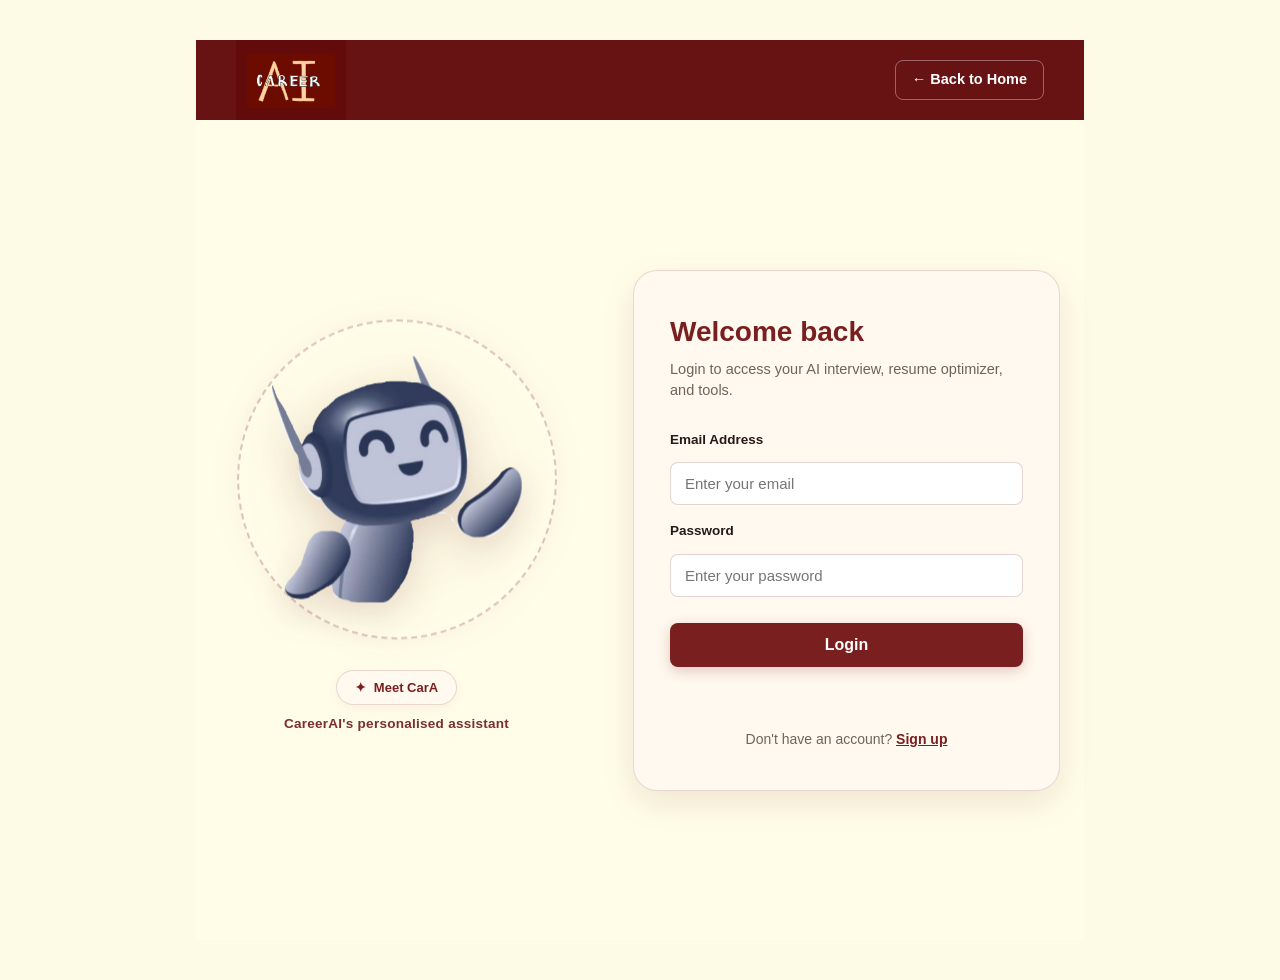
<file: Frontend/login.html>
<!DOCTYPE html>
<html lang="en">

<head>
    <meta charset="UTF-8">
    <meta name="viewport" content="width=device-width, initial-scale=1.0">

    <title>CareerAI — Login</title>

    <link rel="stylesheet" href="style.css?v=20261126v11">
    <link rel="icon" type="image/png" href="logoo.png">
</head>

<body class="auth-body">

    <div class="auth-page-wrapper">

        <!-- ================= TOP NAV ================= -->
        <header class="auth-top-nav">
            <a href="index.html" class="logo">
                <img src="logoo.png" alt="CareerAI Logo" class="logo-image">
            </a>

            <a href="index.html" class="auth-back-link">
                ← Back to Home
            </a>
        </header>


        <!-- ================= AUTH CONTAINER (MASCOT + FORM) ================= -->
        <main class="auth-main-container">

            <!-- LEFT SIDE: CURSOR MASCOT (Matching ref login.png) -->
            <div class="auth-mascot-panel" id="caraMascotPanel" role="button" tabindex="0" title="Meet CarA - CareerAI's personalised assistant (Hover to flip!)" aria-label="Meet CarA - CareerAI's personalised assistant (Hover to flip 180 degrees)">

                <div class="mascot-orbit-ring">
                    <img
                        src="cursor.png"
                        alt="Cara - AI Career Assistant (Tap to rotate)"
                        class="auth-mascot-img"
                        id="caraMascotImg"
                    >
                </div>

                <div class="auth-mascot-badge">
                    <span aria-hidden="true">&#10022;</span>
                    <span>Meet CarA</span>
                </div>
                <p class="auth-mascot-subtitle">CareerAI's personalised assistant</p>

            </div>


            <!-- RIGHT SIDE: LOGIN FORM CARD -->
            <div class="auth-form-card">

                <h1>Welcome back</h1>

                <p class="form-subtitle">
                    Login to access your AI interview, resume optimizer, and tools.
                </p>

                <form id="loginForm">

                    <label for="loginUsername">Email Address</label>
                    <input
                        type="email"
                        id="loginUsername"
                        placeholder="Enter your email"
                        autocomplete="email"
                        required
                    >

                    <label for="loginPassword">Password</label>
                    <input
                        type="password"
                        id="loginPassword"
                        placeholder="Enter your password"
                        autocomplete="current-password"
                        required
                    >

                    <button type="submit" class="form-button">
                        Login
                    </button>

                    <p class="form-message" id="loginMessage"></p>

                </form>

                <p class="switch-form">
                    Don't have an account?
                    <a href="signup.html">Sign up</a>
                </p>

            </div>

        </main>

    </div>

    <!-- GSAP for Smooth Controlled Animations -->
    <script src="https://cdnjs.cloudflare.com/ajax/libs/gsap/3.12.5/gsap.min.js"></script>
    <script>
        if (typeof gsap === 'undefined') {
            document.write('<script src="node_modules/gsap/dist/gsap.min.js"><\/script>');
        }
    </script>
    <script src="api.js?v=20261126v11"></script>
    <script src="script.js?v=20261126v11"></script>

</body>

</html>
</file>
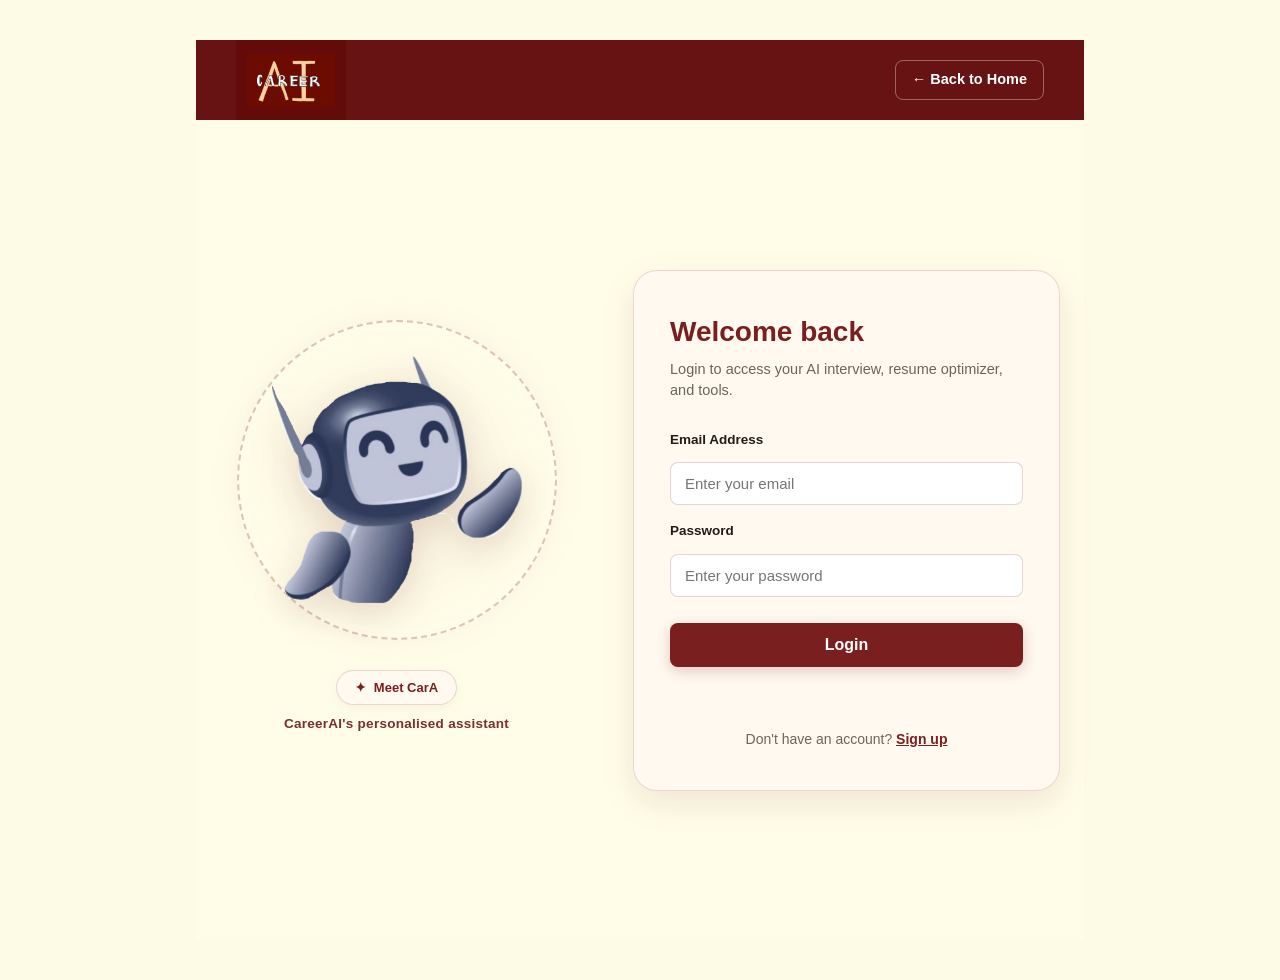
<file: Frontend/profile.html>
<!DOCTYPE html>
<html lang="en">

<head>
    <meta charset="UTF-8">
    <meta name="viewport" content="width=device-width, initial-scale=1.0">

    <title>Profile | CareerAI</title>
    <link rel="icon" type="image/png" href="logoo.png">

    <!-- Google Fonts for Playfair Display & Plus Jakarta Sans -->
    <link rel="preconnect" href="https://fonts.googleapis.com">
    <link rel="preconnect" href="https://fonts.gstatic.com" crossorigin>
    <link href="https://fonts.googleapis.com/css2?family=Playfair+Display:ital,wght@0,600;0,700;0,800;1,600&family=Plus+Jakarta+Sans:wght@400;500;600;700;800&display=swap" rel="stylesheet">

    <link rel="stylesheet" href="style.css?v=20261025v">
</head>

<body class="profile-page-body">

    <!-- ================= NAVBAR ================= -->
    <nav class="navbar">

        <a href="home.html" class="logo">
            <img src="logoo.png" alt="CareerAI Logo" class="logo-image">
        </a>

        <div class="nav-links">
            <a href="home.html">Home</a>
            <a href="dashboard.html">Dashboard</a>
            <a href="profile.html" class="active">Profile</a>
        </div>

        <div class="nav-buttons" style="display: flex; align-items: center; gap: 12px;">
            <a href="dashboard.html" class="back-btn profile-back-btn">&larr; Back to Dashboard</a>
            <div class="nav-user-avatar" id="navAvatarBadge" style="width: 34px; height: 34px; border-radius: 50%; border: 2px solid rgba(255,255,255,0.85); background: #FFFDF5; display: flex; align-items: center; justify-content: center; cursor: pointer; overflow: hidden;" title="My Profile">
                <span id="navInitialsBadge" style="font-size: 13px; font-weight: 800; color: #681313;">AW</span>
                <img src="" alt="Avatar" id="navAvatarImg" style="width: 100%; height: 100%; object-fit: cover; display: none;">
            </div>
        </div>

    </nav>


    <!-- ================= MAIN PROFILE CONTENT (2-Column Reference UI) ================= -->
    <main class="profile-page-main">
        <div class="profile-layout-grid">

            <!-- ================= LEFT COLUMN ================= -->
            <aside class="profile-left-col">

                <!-- 1. USER PROFILE CARD -->
                <div class="profile-user-card" id="studentProfileSection">
                    
                    <!-- Top Maroon Banner with Edit Pencil Button -->
                    <div class="profile-card-banner">
                        <button type="button" class="profile-banner-edit-btn" id="editProfileToggleBtn" title="Edit Profile Details" aria-label="Edit Profile Details">
                            <svg width="15" height="15" viewBox="0 0 24 24" fill="none" stroke="currentColor" stroke-width="2.2" stroke-linecap="round" stroke-linejoin="round">
                                <path d="M11 4H4a2 2 0 0 0-2 2v14a2 2 0 0 0 2 2h14a2 2 0 0 0 2-2v-7"></path>
                                <path d="M18.5 2.5a2.121 2.121 0 0 1 3 3L12 15l-4 1 1-4 9.5-9.5z"></path>
                            </svg>
                        </button>
                    </div>

                    <!-- Overlapping Circular Avatar -->
                    <div class="profile-avatar-wrapper">
                        <div class="profile-avatar-circle" id="profileAvatarCircle" title="Click to upload custom photo" tabindex="0" role="button" aria-label="Upload profile photo">
                            <span class="profile-avatar-initials" id="profileInitialsDisplay">AW</span>
                            <img src="" alt="Profile Photo" id="profileImagePreview" class="profile-avatar-img" style="display: none;">
                            <div class="avatar-hover-overlay">
                                <svg width="18" height="18" viewBox="0 0 24 24" fill="none" stroke="currentColor" stroke-width="2" stroke-linecap="round" stroke-linejoin="round">
                                    <path d="M23 19a2 2 0 0 1-2 2H3a2 2 0 0 1-2-2V8a2 2 0 0 1 2-2h4l2-3h6l2 3h4a2 2 0 0 1 2 2z"></path>
                                    <circle cx="12" cy="13" r="4"></circle>
                                </svg>
                            </div>
                        </div>
                        <input type="file" id="profilePhotoInput" accept="image/png, image/jpeg, image/webp" style="display: none;">
                    </div>

                    <!-- Profile Info View Mode -->
                    <div class="profile-card-content" id="profileViewContainer">
                        <h2 class="profile-user-name" id="profileDisplayName">Ananya Walunjkar</h2>
                        <p class="profile-user-role" id="profileRoleDisplay">Computer Science Student</p>

                        <!-- Clean Relevant Meta Rows (No dummy roll numbers) -->
                        <div class="profile-meta-list">
                            <div class="profile-meta-row">
                                <span class="profile-meta-label">Email:</span>
                                <span class="profile-meta-value" id="profileEmailDisplay">ananya.walunjkar@example.com</span>
                            </div>
                            <div class="profile-meta-row">
                                <span class="profile-meta-label">College:</span>
                                <span class="profile-meta-value" id="profileCollegeDisplay">Engineering &amp; Tech</span>
                            </div>
                            <div class="profile-meta-row">
                                <span class="profile-meta-label">Target Role:</span>
                                <span class="profile-meta-value" id="profileTargetRoleDisplay">Software Engineer</span>
                            </div>
                            <div class="profile-meta-row">
                                <span class="profile-meta-label">Location:</span>
                                <span class="profile-meta-value" id="profileLocationDisplay">Mumbai, India</span>
                            </div>
                        </div>

                        <!-- Edit Profile Details Action Button -->
                        <button type="button" class="profile-edit-action-btn" id="editDetailsBtn">
                            Edit Profile Details
                        </button>
                    </div>

                    <!-- Inline Profile Edit Form (Toggled when editing) -->
                    <div class="profile-edit-form" id="profileEditForm" style="display: none;">
                        <h3 class="profile-edit-heading">Edit Profile Details</h3>
                        <div class="profile-input-group">
                            <label for="editNameInput">Full Name</label>
                            <input type="text" id="editNameInput" class="ref-input" value="Ananya Walunjkar">
                        </div>
                        <div class="profile-input-group">
                            <label for="editRoleInput">Headline / Major</label>
                            <input type="text" id="editRoleInput" class="ref-input" value="Computer Science Student">
                        </div>
                        <div class="profile-input-group">
                            <label for="editEmailInput">Email Address</label>
                            <input type="email" id="editEmailInput" class="ref-input" value="ananya.walunjkar@example.com">
                        </div>
                        <div class="profile-input-group">
                            <label for="editCollegeInput">College / Institution</label>
                            <input type="text" id="editCollegeInput" class="ref-input" value="Engineering & Tech">
                        </div>
                        <div class="profile-input-group">
                            <label for="editTargetRoleInput">Target Role</label>
                            <input type="text" id="editTargetRoleInput" class="ref-input" value="Software Engineer">
                        </div>
                        <div class="profile-input-group">
                            <label for="editLocationInput">Location</label>
                            <input type="text" id="editLocationInput" class="ref-input" value="Mumbai, India">
                        </div>
                        <div class="profile-edit-btn-row">
                            <button type="button" class="ref-pill-btn" id="saveProfileBtn">Save Changes</button>
                            <button type="button" class="ref-pill-btn secondary" id="cancelProfileBtn">Cancel</button>
                        </div>
                    </div>

                </div>

                <!-- 2. QUICK STATS CARD (Warm Tinted Box Matches Reference UI) -->
                <div class="profile-stats-card">
                    <div class="profile-stat-item">
                        <span class="profile-stat-val" id="statResumesMade" data-target="5">5</span>
                        <span class="profile-stat-lbl">Resumes Made</span>
                    </div>
                    <div class="profile-stat-item">
                        <span class="profile-stat-val" id="statResumesOptimized" data-target="4">4</span>
                        <span class="profile-stat-lbl">Resumes Optimized</span>
                    </div>
                    <div class="profile-stat-item">
                        <span class="profile-stat-val" id="statSavedJobs" data-target="12">12</span>
                        <span class="profile-stat-lbl">Saved Job Roles</span>
                    </div>
                </div>

            </aside>


            <!-- ================= RIGHT COLUMN ================= -->
            <section class="profile-right-col">

                <!-- 3. RESUME REPOSITORY CARD (Matches Reference UI) -->
                <div class="profile-panel-box resume-repo-card">
                    <div class="repo-box-header">
                        <h2 class="repo-box-title">Resume Repository</h2>
                    </div>

                    <!-- Upload Action Button -->
                    <div class="repo-upload-bar">
                        <button type="button" class="repo-upload-btn" id="uploadResumeBtn">
                            <svg width="15" height="15" viewBox="0 0 24 24" fill="none" stroke="currentColor" stroke-width="2.5" stroke-linecap="round" stroke-linejoin="round">
                                <line x1="12" y1="5" x2="12" y2="19"></line>
                                <line x1="5" y1="12" x2="19" y2="12"></line>
                            </svg>
                            Upload New Resume
                        </button>
                        <input type="file" id="repoFileInput" accept=".pdf,.docx,.doc,.txt" style="display: none;">
                    </div>

                                        <!-- Resume List Items (Matching Reference Image) -->
                    <div class="repo-list" id="repoListContainer">
                        <!-- Item 1: CareerAI Optimized (ATS 92%) -->
                        <div class="repo-item">
                            <div class="repo-item-meta">
                                <h3 class="repo-file-name">Resume_Ananya_2026.pdf</h3>
                                <div class="repo-sub-row">
                                    <span class="repo-date">Date, 03/28, 2026</span>
                                    <span class="repo-badge badge-optimized">CareerAI Optimized</span>
                                </div>
                            </div>
                            <div class="repo-item-actions">
                                <span class="repo-ats-pill pill-ats-high">ATS 92%</span>
                                <a href="resume.html?doc=Resume_Ananya_2026.pdf&ats=92%" class="repo-view-btn" data-doc="Resume_Ananya_2026.pdf" data-ats="92%" style="text-decoration: none; display: inline-flex; align-items: center; justify-content: center;">View</a>
                            </div>
                        </div>

                        <!-- Item 2: Standard Template (ATS 78%) -->
                        <div class="repo-item">
                            <div class="repo-item-meta">
                                <h3 class="repo-file-name">Resume_Internship.pdf</h3>
                                <div class="repo-sub-row">
                                    <span class="repo-date">Date, 03/28, 2020</span>
                                    <span class="repo-badge badge-standard">Standard Template</span>
                                </div>
                            </div>
                            <div class="repo-item-actions">
                                <span class="repo-ats-pill pill-ats-mid">ATS 78%</span>
                                <a href="resume.html?doc=Resume_Internship.pdf&ats=78%" class="repo-view-btn" data-doc="Resume_Internship.pdf" data-ats="78%" style="text-decoration: none; display: inline-flex; align-items: center; justify-content: center;">View</a>
                            </div>
                        </div>

                        <!-- Item 3: Software Engineer Google Target (ATS 95%) -->
                        <div class="repo-item">
                            <div class="repo-item-meta">
                                <h3 class="repo-file-name">Software_Engineer_Google_v3.pdf</h3>
                                <div class="repo-sub-row">
                                    <span class="repo-date">Date, 04/12, 2026</span>
                                    <span class="repo-badge badge-optimized">CareerAI Optimized</span>
                                </div>
                            </div>
                            <div class="repo-item-actions">
                                <span class="repo-ats-pill pill-ats-high">ATS 95%</span>
                                <a href="resume.html?doc=Software_Engineer_Google_v3.pdf&ats=95%" class="repo-view-btn" data-doc="Software_Engineer_Google_v3.pdf" data-ats="95%" style="text-decoration: none; display: inline-flex; align-items: center; justify-content: center;">View</a>
                            </div>
                        </div>

                        <!-- Item 4: Full-Stack Developer (ATS 88%) -->
                        <div class="repo-item">
                            <div class="repo-item-meta">
                                <h3 class="repo-file-name">FullStack_Developer_Stanford.docx</h3>
                                <div class="repo-sub-row">
                                    <span class="repo-date">Date, 04/18, 2026</span>
                                    <span class="repo-badge badge-executive">Executive Template</span>
                                </div>
                            </div>
                            <div class="repo-item-actions">
                                <span class="repo-ats-pill pill-ats-high">ATS 88%</span>
                                <a href="resume.html?doc=FullStack_Developer_Stanford.docx&ats=88%" class="repo-view-btn" data-doc="FullStack_Developer_Stanford.docx" data-ats="88%" style="text-decoration: none; display: inline-flex; align-items: center; justify-content: center;">View</a>
                            </div>
                        </div>

                        <!-- Item 5: Data & AI Specialist (ATS 86%) -->
                        <div class="repo-item">
                            <div class="repo-item-meta">
                                <h3 class="repo-file-name">Data_AI_Specialist_Resume.pdf</h3>
                                <div class="repo-sub-row">
                                    <span class="repo-date">Date, 04/24, 2026</span>
                                    <span class="repo-badge badge-creative">Creative Template</span>
                                </div>
                            </div>
                            <div class="repo-item-actions">
                                <span class="repo-ats-pill pill-ats-high">ATS 86%</span>
                                <a href="resume.html?doc=Data_AI_Specialist_Resume.pdf&ats=86%" class="repo-view-btn" data-doc="Data_AI_Specialist_Resume.pdf" data-ats="86%" style="text-decoration: none; display: inline-flex; align-items: center; justify-content: center;">View</a>
                            </div>
                        </div>
                    </div>
                </div>

                <!-- 4. SECURITY & PREFERENCES CARD (Matches Reference UI) -->
                <div class="profile-panel-box security-pref-card" id="settings">
                    <h2 class="repo-box-title">Security &amp; Preferences</h2>

                    <div class="settings-rows-list">
                        <!-- Row 1: Account Password -->
                        <div class="setting-row">
                            <span class="setting-row-label">Account Password</span>
                            <button type="button" class="setting-action-btn" id="settingsChangePassBtn">Update</button>
                        </div>
                        <!-- Expandable Change Password Panel -->
                        <div id="changePasswordPanel" class="ref-setting-expandable" style="display: none;">
                            <div class="edit-field" style="margin-bottom: 12px;">
                                <label for="currentPasswordInput" style="display: block; font-size: 12px; font-weight: 700; color: #554440; margin-bottom: 4px;">Current Password</label>
                                <input type="password" id="currentPasswordInput" class="ref-input" placeholder="Enter current password">
                            </div>
                            <div class="edit-field" style="margin-bottom: 12px;">
                                <label for="newPasswordInput" style="display: block; font-size: 12px; font-weight: 700; color: #554440; margin-bottom: 4px;">New Password</label>
                                <input type="password" id="newPasswordInput" class="ref-input" placeholder="At least 6 characters">
                            </div>
                            <div class="edit-field" style="margin-bottom: 12px;">
                                <label for="confirmPasswordInput" style="display: block; font-size: 12px; font-weight: 700; color: #554440; margin-bottom: 4px;">Confirm New Password</label>
                                <input type="password" id="confirmPasswordInput" class="ref-input" placeholder="Re-type new password">
                            </div>
                            <div class="profile-edit-btn-row" style="margin-top: 14px;">
                                <button type="button" class="ref-pill-btn" id="savePasswordBtn">Update Password</button>
                                <button type="button" class="ref-pill-btn secondary" id="cancelPasswordBtn">Cancel</button>
                            </div>
                        </div>

                        <!-- Row 2: Voice Permission Settings -->
                        <div class="setting-row">
                            <div>
                                <span class="setting-row-label">Voice Permission Settings</span>
                                <div id="voicePermissionStatusSub" style="font-size: 12px; color: #8A726E; font-weight: 600; margin-top: 3px; display: flex; align-items: center; gap: 5px;">
                                    <span id="voiceDotIndicator" style="display: inline-block; width: 7px; height: 7px; border-radius: 50%; background: #2E7D32;"></span>
                                    <span id="voiceModeText">When app in use</span>
                                </div>
                            </div>
                            <div style="display: flex; align-items: center; gap: 10px;">
                                <label class="pref-toggle-switch" for="prefVoiceToggle" title="Toggle Voice Permission On or Off">
                                    <input type="checkbox" id="prefVoiceToggle" checked>
                                    <span class="pref-toggle-slider"></span>
                                </label>
                                <button type="button" class="setting-action-btn" id="settingsPreferencesBtn">Configure</button>
                            </div>
                        </div>
                        <!-- Expandable Voice Permission Settings Panel -->
                        <div id="accountPreferencesPanel" class="ref-setting-expandable" style="display: none;">
                            <div class="edit-field" style="margin-bottom: 12px;">
                                <label for="prefVoiceState" style="display: block; font-size: 12px; font-weight: 700; color: #554440; margin-bottom: 4px;">Voice Permission Status</label>
                                <select id="prefVoiceState" class="ref-input">
                                    <option value="on">On (Enabled)</option>
                                    <option value="off">Off (Disabled)</option>
                                </select>
                            </div>
                            <div class="edit-field" style="margin-bottom: 12px;" id="voicePermissionModeGroup">
                                <label for="prefVoicePermissionMode" style="display: block; font-size: 12px; font-weight: 700; color: #554440; margin-bottom: 4px;">Microphone &amp; Voice Access</label>
                                <select id="prefVoicePermissionMode" class="ref-input">
                                    <option value="always">Always</option>
                                    <option value="in_use" selected>When app in use</option>
                                    <option value="ask_always">Always ask for permission</option>
                                </select>
                                <p style="font-size: 11px; color: #8A726E; margin: 4px 0 0; line-height: 1.35;">Controls microphone &amp; speech access for AI Mock Interviews, CarA voice assistant, and voice prompts.</p>
                            </div>
                            <div class="profile-edit-btn-row" style="margin-top: 14px;">
                                <button type="button" class="ref-pill-btn" id="savePreferencesBtn">Save Settings</button>
                                <button type="button" class="ref-pill-btn secondary" id="cancelPreferencesBtn">Cancel</button>
                            </div>
                        </div>

                        <!-- Row 3: Notifications (iOS Toggle Switch) -->
                        <div class="setting-row">
                            <span class="setting-row-label">Notifications</span>
                            <label class="pref-toggle-switch" for="prefEmailAlerts">
                                <input type="checkbox" id="prefEmailAlerts" checked>
                                <span class="pref-toggle-slider"></span>
                            </label>
                        </div>
                    </div>
                </div>

            </section>

        </div>
    </main>


    <!-- ================= RESUME PREVIEW MODAL ================= -->
    <div id="resumeViewModal" class="ref-modal-overlay" style="display: none;">
        <div class="ref-modal" style="max-width: 500px;">
            <button type="button" class="ref-modal-close" id="closeResumeModalBtn" aria-label="Close modal">&times;</button>
            <div style="display: flex; align-items: center; gap: 12px; margin-bottom: 14px;">
                <div style="width: 44px; height: 44px; border-radius: 10px; background: rgba(104,19,19,0.08); display: flex; align-items: center; justify-content: center; color: #681313;">
                    <svg width="22" height="22" viewBox="0 0 24 24" fill="none" stroke="currentColor" stroke-width="2" stroke-linecap="round" stroke-linejoin="round">
                        <path d="M14 2H6a2 2 0 0 0-2 2v16a2 2 0 0 0 2 2h12a2 2 0 0 0 2-2V8z"></path>
                        <polyline points="14 2 14 8 20 8"></polyline>
                        <line x1="16" y1="13" x2="8" y2="13"></line>
                        <line x1="16" y1="17" x2="8" y2="17"></line>
                    </svg>
                </div>
                <div>
                    <h3 id="modalResumeName" style="font-size: 18px; font-weight: 800; color: #241A17; margin: 0;">Resume_Ananya_2026.pdf</h3>
                    <p id="modalResumeMeta" style="font-size: 12.5px; color: #645550; margin: 2px 0 0;">Date, 03/28, 2026</p>
                </div>
            </div>

            <div style="background: #FFF9EF; border: 1px solid rgba(104,19,19,0.12); border-radius: 12px; padding: 16px; margin-bottom: 20px;">
                <div style="display: flex; align-items: center; justify-content: space-between; margin-bottom: 8px;">
                    <span style="font-size: 13.5px; font-weight: 700; color: #382420;">ATS Compatibility Score</span>
                    <span id="modalResumeAts" style="font-size: 15px; font-weight: 900; color: #681313;">92%</span>
                </div>
                <div style="width: 100%; height: 7px; background: rgba(104,19,19,0.1); border-radius: 10px; overflow: hidden;">
                    <div id="modalResumeAtsBar" style="height: 100%; width: 92%; background: linear-gradient(90deg, #8A1515 0%, #B82222 100%);"></div>
                </div>
                <p id="modalResumeStatus" style="font-size: 12.5px; color: #157347; font-weight: 700; margin: 10px 0 0;">Status: CareerAI Optimized</p>
            </div>

            <div style="display: flex; gap: 10px; justify-content: flex-end;">
                <a href="resume.html" class="ref-pill-btn" style="text-decoration: none; display: inline-flex; align-items: center; gap: 6px;">Open in Optimizer</a>
                <button type="button" class="ref-pill-btn secondary" id="closeResumeModalBtn2">Close</button>
            </div>
        </div>
    </div>


    <!-- ================= HELP CENTER MODAL ================= -->
    <div id="helpCenterModal" class="ref-modal-overlay">
        <div class="ref-modal" role="dialog" aria-labelledby="helpModalTitle">
            <button type="button" class="ref-modal-close" id="closeHelpModalBtn" aria-label="Close help modal">&times;</button>
            <h3 id="helpModalTitle" style="font-family: 'Playfair Display', Georgia, serif; color: #681313; font-size: 24px; margin-top: 0; margin-bottom: 15px;">Student Placement Help Center</h3>
            <p style="color: #4a3535; font-size: 14.5px; line-height: 1.6; margin-bottom: 20px;">
                Welcome to the CareerAI student support desk. Here are quick answers to common profile and placement questions:
            </p>
            <ul style="color: #3b2424; font-size: 13.5px; line-height: 1.6; padding-left: 20px; margin-bottom: 25px;">
                <li style="margin-bottom: 8px;"><strong>Updating Details:</strong> Edit your name, role, college, and target role directly in the left profile card.</li>
                <li style="margin-bottom: 8px;"><strong>Resume Repository:</strong> Upload and track all your ATS-ready resume versions in one place.</li>
                <li style="margin-bottom: 8px;"><strong>Security:</strong> Update your account password and interview preferences anytime in the Security &amp; Preferences card.</li>
            </ul>
            <div style="text-align: right;">
                <button type="button" class="ref-pill-btn" id="closeHelpModalBtn2">Close</button>
            </div>
        </div>
    </div>


    <!-- ================= PROFILE TOAST ================= -->
    <div id="profileToast" class="profile-toast" role="alert">
        <span id="profileToastMessage">Profile updated successfully! &#10024;</span>
    </div>


    <!-- ================= FOOTER ================= -->
    <footer class="site-footer">

        <div class="footer-top">

            <div class="footer-brand">
                <a href="home.html">
                    <img src="logoo.png" alt="CareerAI Logo" class="footer-logo-img">
                </a>
                <p>
                    Your dedicated AI-powered career companion. Helping students, professionals build resumes, optimize them, make them ATS friendly, and finding the right opportunities for them.
                </p>
            </div>

            <div class="footer-col">
                <h4>Navigation</h4>
                <ul>
                    <li><a href="home.html">Home</a></li>
                    <li><a href="dashboard.html">Dashboard</a></li>
                    <li><a href="profile.html">My Profile</a></li>
                    <li><a href="login.html">Logout</a></li>
                </ul>
            </div>

            <div class="footer-col">
                <h4>Tools</h4>
                <ul>
                    <li><a href="interview.html">AI Interview</a></li>
                    <li><a href="resume.html">Resume Optimizer</a></li>
                    <li><a href="ats.html">ATS Score Checker</a></li>
                    <li><a href="jobs.html">Job Matcher</a></li>
                </ul>
            </div>

            <div class="footer-col">
                <h4>Contact &amp; Help</h4>
                <ul>
                    <li><a href="mailto:support@careerai.com">support@careerai.com</a></li>
                    <li><a href="profile.html#settings">Account Settings</a></li>
                    <li><a href="profile.html#contact" id="helpCenterLink">Help Center</a></li>
                </ul>
            </div>

        </div>

        <div class="footer-bottom">
            <p class="footer-copy">&copy; 2026 CareerAI.</p>
            <p class="footer-tagline">Build your career with confidence.</p>
            <p class="footer-subtext">Designed with precision for students and professionals.</p>
        </div>

    </footer>


    <!-- ================= SCRIPTS ================= -->
    <script src="https://cdnjs.cloudflare.com/ajax/libs/gsap/3.12.5/gsap.min.js"></script>
    <script src="api.js?v=20261126v2"></script>
    <script src="script.js?v=20261025_only_upload"></script>

</body>

</html>
</file>
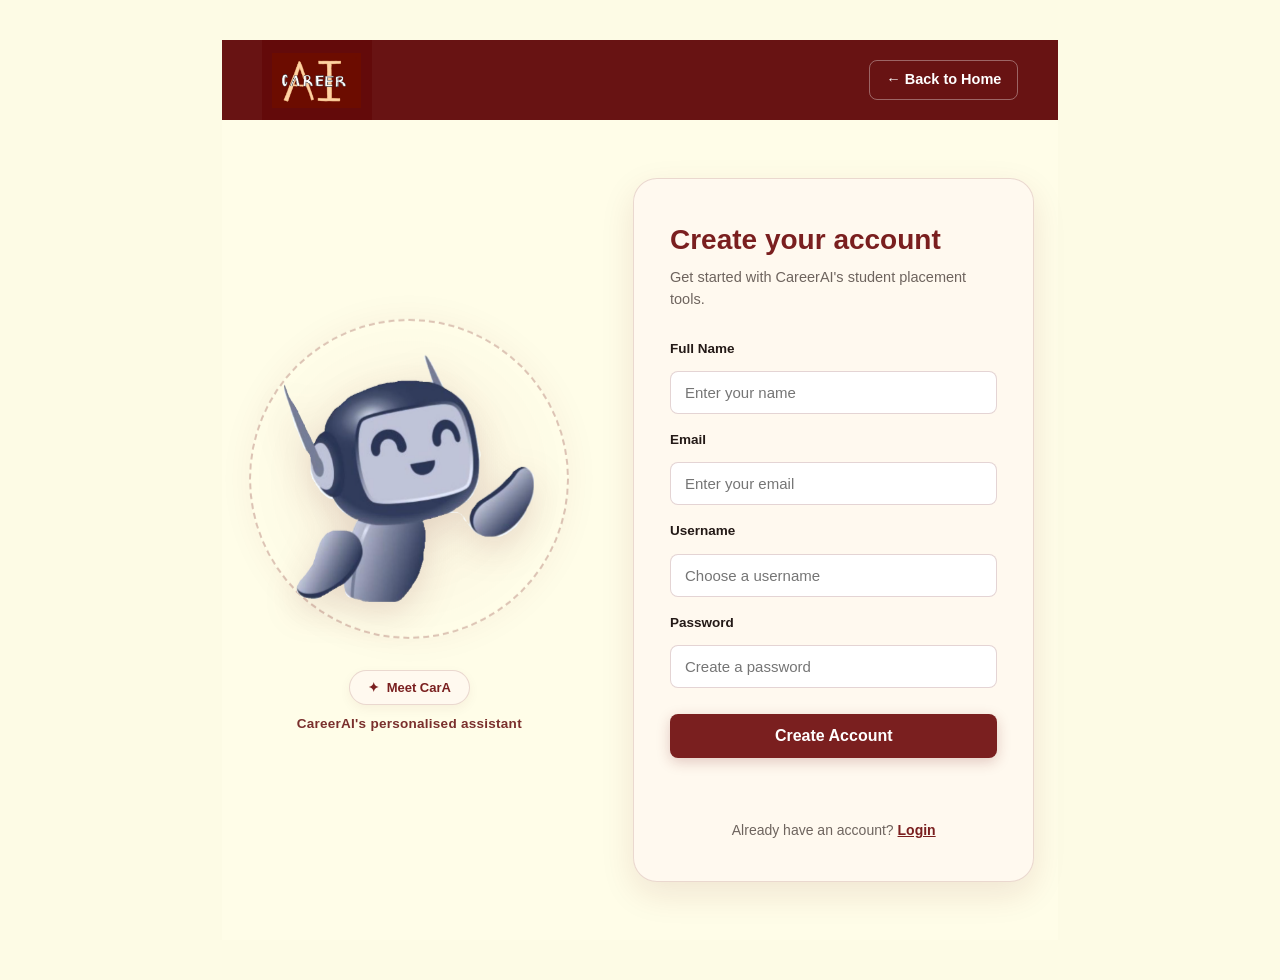
<file: Frontend/signup.html>
<!DOCTYPE html>
<html lang="en">

<head>
    <meta charset="UTF-8">
    <meta name="viewport" content="width=device-width, initial-scale=1.0">

    <title>CareerAI — Sign Up</title>

    <link rel="stylesheet" href="style.css?v=20261126v11">
    <link rel="icon" type="image/png" href="logoo.png">
</head>

<body class="auth-body">

    <div class="auth-page-wrapper">

        <!-- ================= TOP NAV ================= -->
        <header class="auth-top-nav">
            <a href="index.html" class="logo">
                <img src="logoo.png" alt="CareerAI Logo" class="logo-image">
            </a>

            <a href="index.html" class="auth-back-link">
                ← Back to Home
            </a>
        </header>


        <!-- ================= AUTH CONTAINER (MASCOT + FORM) ================= -->
        <main class="auth-main-container">

            <!-- LEFT SIDE: CURSOR MASCOT (Matching ref login.png) -->
            <div class="auth-mascot-panel" id="caraMascotPanel" role="button" tabindex="0" title="Meet CarA - CareerAI's personalised assistant (Hover to flip!)" aria-label="Meet CarA - CareerAI's personalised assistant (Hover to flip 180 degrees)">

                <div class="mascot-orbit-ring">
                    <img
                        src="cursor.png"
                        alt="Cara - AI Career Assistant (Tap to rotate)"
                        class="auth-mascot-img"
                        id="caraMascotImg"
                    >
                </div>

                <div class="auth-mascot-badge">
                    <span aria-hidden="true">&#10022;</span>
                    <span>Meet CarA</span>
                </div>
                <p class="auth-mascot-subtitle">CareerAI's personalised assistant</p>

            </div>


            <!-- RIGHT SIDE: SIGNUP FORM CARD -->
            <div class="auth-form-card">

                <h1>Create your account</h1>

                <p class="form-subtitle">
                    Get started with CareerAI's student placement tools.
                </p>

                <form id="signupForm">

                    <label for="signupName">Full Name</label>
                    <input
                        type="text"
                        id="signupName"
                        placeholder="Enter your name"
                        autocomplete="name"
                        required
                    >

                    <label for="signupEmail">Email</label>
                    <input
                        type="email"
                        id="signupEmail"
                        placeholder="Enter your email"
                        autocomplete="email"
                        required
                    >

                    <label for="signupUsername">Username</label>
                    <input
                        type="text"
                        id="signupUsername"
                        placeholder="Choose a username"
                        autocomplete="username"
                        required
                    >

                    <label for="signupPassword">Password</label>
                    <input
                        type="password"
                        id="signupPassword"
                        placeholder="Create a password"
                        autocomplete="new-password"
                        required
                    >

                    <button type="submit" class="form-button">
                        Create Account
                    </button>

                    <p class="form-message" id="signupMessage"></p>

                </form>

                <p class="switch-form">
                    Already have an account?
                    <a href="login.html">Login</a>
                </p>

            </div>

        </main>

    </div>

    <!-- GSAP for Smooth Controlled Animations -->
    <script src="https://cdnjs.cloudflare.com/ajax/libs/gsap/3.12.5/gsap.min.js"></script>
    <script>
        if (typeof gsap === 'undefined') {
            document.write('<script src="node_modules/gsap/dist/gsap.min.js"><\/script>');
        }
    </script>
    <script src="api.js?v=20261126v11"></script>
    <script src="script.js?v=20261126v11"></script>

</body>

</html>
</file>
<file: Frontend/style.css>
@import url('https://fonts.googleapis.com/css2?family=Dancing+Script:wght@600;700&family=Satisfy&display=swap');

/* Screen-reader only accessible utility */
.sr-only {
    position: absolute !important;
    width: 1px !important;
    height: 1px !important;
    padding: 0 !important;
    margin: -1px !important;
    overflow: hidden !important;
    clip: rect(0, 0, 0, 0) !important;
    white-space: nowrap !important;
    border: 0 !important;
}

/* =========================================================

*   GLOBAL RESET*

========================================================= */

* {

    margin: 0;

    padding: 0;

    box-sizing: border-box;

}

body {

    min-height: 100vh;

    background-color: #fffde8;

    color: #555;

    font-family: Arial, Helvetica, sans-serif;

    line-height: 1.5;

}

a {

    text-decoration: none;

    color: inherit;

}

/* =========================================================

*   HOME / MAIN NAVBAR*

========================================================= */

.navbar {

    width: 100%;

    height: 90px;

    margin: 0;

    padding: 0 35px;

    background-color: #681313;

    border-radius: 0;

    border: none;

    display: flex;

    align-items: center;

    justify-content: space-between;

}

.logo {

    width: auto;

    height: 90px;

    display: flex;

    align-items: center;

    justify-content: flex-start;

    background-color: #630a0a;

}

.logo-image {

    height: 75px;

    width: auto;

    display: block;

    object-fit: contain;

}

.nav-links {

    position: absolute;

    left: 50%;

    transform: translateX(-50%);

    display: flex;

    flex-direction: row;

    align-items: center;

    gap: 70px;

}

.nav-links a {

    color: white;

    font-family: "Comic Sans MS", cursive;

    font-size: 21px;

    font-weight: 600;

    white-space: nowrap;

}

.nav-links a:hover,

.nav-links .active {

    color: #d8cdcd;

}

.nav-buttons {

    display: flex;

    align-items: center;

    gap: 15px;

}

.login-btn,

.signup-btn {

    padding: 10px 18px;

    background-color: #a14747;

    color: white;

    border-radius: 7px;

    font-weight: 600;

}

.login-btn:hover,

.signup-btn:hover {

    background-color: #ca6666;

}

/* =========================================================

*   GENERAL TEXT*

========================================================= */

.small-heading {

    color: #313030cb;

    font-size: 14px;

    font-weight: 800;

    letter-spacing: 1.5px;

    margin-bottom: 10px;

}

.top-text,
.bottom-text {
    color: #681313;
}

/* =========================================================

*   HOME PAGE*

========================================================= */

.home-intro {

    text-align: center;

    padding: 90px 20px 55px;

}

.hero1 {

    color: #7a0606;

}

.home-intro h1 {

    font-size: 50px;

    line-height: 1.1;

    margin-bottom: 18px;

    font-weight: 700;

}

.home-intro > p:last-child {

    max-width: 550px;

    margin: auto;

    color: #645b55;

    font-size: 16px;

}

/* =========================================================

*   STATS*

========================================================= */

.stats-section {

    display: flex;

    justify-content: center;

    flex-wrap: wrap;

    margin: 0 8% 75px;

    background-color: #FFF9EF;

    border: 1px solid #E2D6C7;

    border-radius: 12px;

}

.stat {

    flex: 1 1 200px;

    text-align: center;

    padding: 30px 20px;

    border-right: 1px solid #E2D6C7;

}

.stat:last-child {

    border-right: none;

}

.stat h2 {

    color: #7A1F1F;

    font-size: 32px;

    margin-bottom: 5px;

}

.stat p {

    color: #756A63;

    font-size: 13px;

}

/* =========================================================

*   REVIEWS*

========================================================= */

.reviews-section {

    padding: 70px 8%;

    background-color: #FFF9EF;

}

.section-heading {

    margin-bottom: 40px;

}

.section-heading h2 {

    font-size: 34px;

}

.centered {

    text-align: center;

}

.review-grid {

    display: flex;

    flex-wrap: wrap;

    gap: 20px;

}

.review-card {

    flex: 1 1 280px;

    padding: 28px;

    border: 2px solid #645b55;

    border-radius: 12px;

    background-color: #FDF7ED;

}

.quote {

    font-size: 40px;

    line-height: 1;

    color: #7A1F1F;

    margin-bottom: 8px;

}

.review-card p:not(.quote) {

    color: #756A63;

    font-size: 14px;

    margin-bottom: 20px;

}

.review-card h4 {

    font-size: 13px;

}

/* =========================================================

*   FOOTER*

========================================================= */

footer {

    display: flex;

    justify-content: space-between;

    align-items: center;

    padding: 25px 8%;

    background-color: #681512;

    border-top: 1px solid #500b0b;

}

footer p {

    color: #756A63;

    font-size: 13px;

}

/* =========================================================

*   LANDING PAGE HERO*

========================================================= */

.hero {

    min-height: calc(100vh - 90px);

    display: flex;

    flex-direction: column;

    align-items: center;

    padding: 55px 20px;

}

.hero-text {

    font-family: "Comic Sans MS", cursive;

    font-size: clamp(32px, 4vw, 58px);

    font-weight: normal;

    color: #8f0018;

    text-align: center;

    line-height: 1.2;

}

/* =========================================================

*   LANDING PAGE VIDEO*

========================================================= */

.video-card {

    width: 90% !important;

    max-width: 1400px !important;

    height: 380px !important;

    margin: 25px auto !important;

    padding: 0 !important;

    background: transparent !important;

    border: none !important;

    box-shadow: none !important;

    display: flex !important;

    align-items: center;

    justify-content: center;

    border-radius: 18px !important;

    overflow: hidden !important;

}

.hero-video {

    width: 100% !important;

    height: 100% !important;

    object-fit: fill !important;

    border: none !important;

    border-radius: 18px !important;

    display: block;

}

/* =========================================================

*   FEATURES*

========================================================= */

.features-section {

    width: 100%;

    padding: 55px 30px 80px;

}

.features-row {

    width: 100%;

    display: flex;

    align-items: flex-start;

    justify-content: center;

    gap: 28px;

    flex-wrap: nowrap;

}

.feature-box {

    width: 165px;

    min-height: 75px;

    border: 2px solid #8b0000;

    border-radius: 6px;

    color: #8b0000;

    background: transparent;

    display: flex;

    align-items: center;

    justify-content: center;

    text-align: center;

    padding: 15px 10px;

    font-family: "Comic Sans MS", cursive;

    font-size: 16px;

    font-weight: 600;

    transition:

        transform 0.2s ease,

        background-color 0.2s ease,

        color 0.2s ease;

}

.feature-down {

    transform: translateY(35px);

}

.feature-box:hover {

    background-color: #8b0000;

    color: #fffde8;

}

/* =========================================================

*   DASHBOARD*

========================================================= */

.dashboard {

    padding: 65px 8% 90px;

    min-height: calc(100vh - 130px);

}

.dashboard-heading {

    margin-bottom: 40px;

}

.dashboard-heading h1 {

    font-size: 40px;

    margin-bottom: 8px;

}

.dashboard-heading > p:last-child {

    color: #756A63;

}

.dashboard-grid {

    display: flex;

    flex-wrap: wrap;

    gap: 22px;

}

.dashboard-card {

    flex: 1 1 45%;

    min-height: 260px;

    padding: 30px;

    background-color: #FFF9EF;

    border: 1px solid #E2D6C7;

    border-radius: 14px;

    display: flex;

    flex-direction: column;

    align-items: flex-start;

}

.dashboard-card:hover {

    border-color: #C9AAA0;

}

/* =========================================================

*   DASHBOARD CARD TOP ROW*

========================================================= */

.card-top-row {

    width: 100%;

    display: flex;

    justify-content: space-between;

    align-items: center;

    margin-bottom: 18px;

}

.card-title-row {

    display: flex;

    align-items: center;

    gap: 10px;

}

/* =========================================================

*   DASHBOARD NUMBERS*

========================================================= */

.card-number {

    font-family: "Kalam", cursive;

    font-size: 80px;

    font-weight: 700;

    color: #4a4a4a;

    line-height: 1;

    transform: rotate(-5deg);

    display: inline-block;

}

/* =========================================================

*   DASHBOARD TITLES*

========================================================= */

.card-title-row h2 {

    margin: 0;

    font-family: "Kalam", cursive;

    font-size: 40px;

    font-weight: 700;

    color: #4a4a4a;

    line-height: 1.1;

}

/* =========================================================

*   DASHBOARD GIFS*

========================================================= */

.dashboard-gif {

    width: 135px;

    height: 135px;

    object-fit: contain;

    margin-left: 20px;

    flex-shrink: 0;

    transition: transform 0.3s ease;

}

.dashboard-card:hover .dashboard-gif {

    transform: scale(1.08);

}

/* =========================================================

*   DASHBOARD DESCRIPTION*

========================================================= */

.dashboard-card p {

    color: #756A63;

    font-size: 14px;

    text-align: center;

    max-width: 90%;

    margin: 15px auto 0;

}

/* =========================================================

*   DASHBOARD BUTTON*

========================================================= */

.dashboard-card > a {

    display: block;

    width: fit-content;

    margin: 18px auto 0;

}

.dashboard-card .card-button {

    display: block;

    margin: 0;

    border: none;

    padding: 10px 22px;

    background-color: #6b1313;

    color: white;

    border-radius: 8px;

    font-size: 15px;

    font-weight: 600;

    cursor: pointer;

    transition: all 0.3s ease;

}

.dashboard-card .card-button:hover {

    background-color: #8b0000;

    transform: translateY(-2px);

}

/* =========================================================

*   AUTHENTICATION PAGES*

========================================================= */

.auth-body {

    min-height: 100vh;

    display: flex;

    align-items: center;

    justify-content: center;

    padding: 40px 20px;

    background-color: #fdfbe5;

}

.auth-container {

    width: min(950px, 95vw);

    min-height: 560px;

    display: flex;

    background-color: #FFF9EF;

    border: 1px solid #8f0018;

    border-radius: 18px;

    overflow: hidden;

    box-shadow:

        0 0 25px rgba(143, 0, 24, 0.3),

        0 15px 45px rgba(0, 0, 0, 0.3);

}

.auth-visual {

    width: 45%;

    position: relative;

    display: flex;

    flex-direction: column;

    justify-content: space-between;

    padding: 45px;

    background-color: #813c3c;

    color: white;

    overflow: hidden;

    clip-path: polygon(

        0 0,

        100% 0,

        70% 100%,

        0 100%

    );

}

.auth-logo {

    position: relative;

    z-index: 2;

    font-size: 28px;

    font-weight: 700;

    color: white;

    text-decoration: none;

}

.auth-logo span {

    color: #E8D8D0;

}

.auth-welcome {

    position: relative;

    z-index: 2;

    margin-bottom: 40px;

}

.auth-welcome h1 {

    font-size: 42px;

    line-height: 1.1;

    margin-bottom: 20px;

    color: white;

}

.auth-welcome p {

    font-size: 15px;

    line-height: 1.7;

    color: #E8D8D0;

}

.auth-form {

    width: 55%;

    display: flex;

    flex-direction: column;

    justify-content: center;

    padding: 60px 100px;

    background-color: #FFF9EF;

}

.auth-form h1 {

    font-size: 32px;

    color: #813c3c;

    margin-bottom: 8px;

}

.form-subtitle {

    color: #756A63;

    font-size: 14px;

    margin-bottom: 30px;

}

.auth-form form {

    display: flex;

    flex-direction: column;

    gap: 8px;

}

.auth-form label {

    font-size: 13px;

    font-weight: 700;

    color: #241A17;

    margin-top: 10px;

    margin-bottom: 2px;

}

.auth-form input {

    width: 100%;

    padding: 12px 14px;

    border: none;

    border-bottom: 1px solid #B9A9A0;

    background-color: transparent;

    outline: none;

    font-size: 14px;

    color: #241A17;

}

.auth-form input:focus {

    border-bottom: 2px solid #d3b797;

}

.auth-form input::placeholder {

    color: #B6AAA1;

}

.demo-hint {

    color: #B6AAA1;

    font-size: 11px;

    margin-bottom: 5px;

}

.form-button {

    width: 100%;

    padding: 14px;

    margin-top: 18px;

    border: none;

    border-radius: 8px;

    background-color: #813c3c;

    color: white;

    font-size: 15px;

    font-weight: 700;

    cursor: pointer;

    transition: 0.2s;

}

.form-button:hover {

    background-color: #d3b797;

}

.form-message {

    text-align: center;

    color: #7A1F1F;

    font-size: 13px;

    margin-top: 12px;

    min-height: 18px;

}

.switch-form {

    text-align: center;

    color: #756A63;

    font-size: 13px;

    margin-top: 28px;

}

.switch-form a {

    color: #6b1010;

    font-weight: 700;

}

.switch-form a:hover {

    text-decoration: underline;

}

/* =========================================================

*   RESUME OPTIMIZER*

========================================================= */

.optimizer-page {

    min-height: 100vh;

    margin: 0 45px;

    background-color: #fffde8;

}

.optimizer-title {

    margin: 0;

    padding: 20px 15px 14px;

    border-bottom: 2px solid #888;

    color: #850000;

    font-family: Arial, Helvetica, sans-serif;

    font-size: 50px;

    font-weight: 800;

    letter-spacing: 4px;

}

.optimizer-layout {

    display: flex;

    min-height: calc(100vh - 105px);

}

.optimizer-sidebar {

    width: 25% !important;

    min-width: 240px;

    max-width: 320px;

    padding: 18px 18px 30px 16px;

    border-right: 3px solid #888;

}

.optimizer-sidebar h2 {

    margin: 0 0 28px;

    color: #666;

    font-family: Arial, Helvetica, sans-serif;

    font-size: 21px;

    font-weight: 500;

    line-height: 1.25;

}

.optimizer-setting {

    margin-bottom: 25px;

}

.optimizer-setting h3 {

    margin: 0 0 9px;

    color: #555;

    font-family: Arial, Helvetica, sans-serif;

    font-size: 16px;

    font-weight: 700;

    letter-spacing: 1.5px;

}

.setting-row {

    margin-bottom: 10px;

}

.setting-row label {

    display: block;

    margin-bottom: 5px;

    color: #666;

    font-family: Arial, Helvetica, sans-serif;

    font-size: 14px;

    font-weight: 500;

}

.setting-row select {

    width: 100%;

    height: 34px;

    padding: 5px 9px;

    border: 2px solid #aaa;

    border-radius: 3px;

    background-color: #fffde8;

    color: #555;

    font-family: Arial, Helvetica, sans-serif;

    font-size: 14px;

    outline: none;

    cursor: pointer;

}

.setting-row select:focus {

    border-color: #850000;

}

.setting-row input[type="color"] {

    display: block;

    width: 92px;

    height: 92px;

    margin: 7px auto 4px;

    padding: 0;

    border: 7px solid #fffde8;

    border-radius: 50%;

    background: transparent;

    cursor: pointer;

}

.current-font-demo {

    width: 100%;

    height: 38px;

    padding: 6px 12px;

    border-radius: 8px;

    border: 1.5px solid rgba(104, 19, 19, 0.22);

    background-color: #FFFDF9;

    color: #2e1919;

    font-family: Arial, Helvetica, sans-serif;

    font-size: 15px;

    font-weight: 600;

    display: flex;

    align-items: center;

    box-sizing: border-box;

}

.optimizer-content {

    width: 75% !important;

    position: relative;

    padding: 32px 30px 35px;

}

.upload-resume {

    width: 480px;

    min-height: 120px;

    margin: 0 auto;

    border: 5px solid #850000;

    border-radius: 7px;

    display: flex;

    flex-direction: column;

    justify-content: center;

    align-items: center;

    background-color: #fffde8;

    color: #850000;

    text-align: center;

    cursor: pointer;

    transition: background-color 0.2s ease;

}

.upload-resume:hover {

    background-color: #fff6d1;

}

.upload-resume span {

    font-family: Arial, Helvetica, sans-serif;

    font-size: 23px;

    font-weight: 700;

}

.upload-resume small {

    margin-top: 7px;

    font-family: Arial, Helvetica, sans-serif;

    font-size: 17px;

    font-weight: 500;

}

.upload-arrow {

    position: absolute;

    top: 145px;

    left: 55px;

    color: #777;

    font-size: 55px;

    transform: rotate(-20deg);

}

.resume-workspace {

    width: 90%;

    height: 455px;

    margin: 40px auto 0;

    border: 3px solid #999;

    border-radius: 2px;

    background-color: transparent;

}

.download-resume {

    position: absolute;

    right: 45px;

    bottom: 30px;

    padding: 9px 18px;

    border: 2px solid #888;

    border-radius: 2px;

    background-color: #fffde8;

    color: #555;

    font-family: Arial, Helvetica, sans-serif;

    font-size: 15px;

    cursor: pointer;

}

.download-resume:hover {

    border-color: #850000;

    color: #850000;

}

/* =========================================================

*   PROFILE PAGE*

========================================================= */

.top-bar {

    width: 100%;

    height: 85px;

    background: #6b1313;

    display: flex;

    align-items: center;

    justify-content: space-between;

    padding: 0 55px;

}

.top-bar h1 {

    font-size: 34px;

    color: #6b1313;

    margin-bottom: 7px;

}

.top-bar p {

    color: #806565;

    font-size: 15px;

}

/* =========================================================
   CAREERAI REDESIGNED PROFILE PAGE (Matches Reference UI)
   ========================================================= */

.profile-page-main {
    background-color: var(--bg-primary, #FFFDE8);
    min-height: calc(100vh - 80px);
    padding: 36px 20px 70px;
    font-family: 'Plus Jakarta Sans', -apple-system, BlinkMacSystemFont, 'Segoe UI', Roboto, sans-serif;
    color: #2b1111;
}

.profile-page-container {
    max-width: 860px;
    margin: 0 auto;
}

/* Reference Card Container with dark-red borders */
.ref-card-box {
    background: #FFFDF5;
    border: 1.5px solid #681313;
    border-radius: 16px;
    padding: 26px 28px;
    margin-bottom: 24px;
    box-shadow: 0 3px 12px rgba(104, 19, 19, 0.04);
    transition: box-shadow 0.25s ease, transform 0.2s ease;
}

.ref-card-box:hover {
    box-shadow: 0 6px 20px rgba(104, 19, 19, 0.08);
}

.ref-card-title {
    font-family: 'Playfair Display', Georgia, 'Times New Roman', serif;
    font-size: 26px;
    font-weight: 700;
    color: #681313;
    margin: 0 0 20px 0;
    letter-spacing: -0.2px;
}

/* STUDENT PROFILE & PHOTO UPLOAD */
.profile-student-layout {
    display: flex;
    align-items: center;
    gap: 32px;
}

.profile-image-container {
    display: flex;
    flex-direction: column;
    align-items: center;
    gap: 8px;
    flex-shrink: 0;
}

.profile-image {
    width: 125px !important;
    height: 125px !important;
    border-radius: 50% !important;
    border: 3.5px solid #681313 !important;
    background-color: #F6EBDE;
    box-shadow: 0 6px 16px rgba(104, 19, 19, 0.15) !important;
    display: flex;
    align-items: center;
    justify-content: center;
    cursor: pointer;
    overflow: hidden;
    position: relative;
    transition: transform 0.2s ease, box-shadow 0.2s ease;
}

.profile-image:hover {
    transform: scale(1.03);
    box-shadow: 0 8px 24px rgba(104, 19, 19, 0.25) !important;
}

.profile-image span {
    font-size: 13.5px;
    font-weight: 700;
    color: #681313;
    text-align: center;
    line-height: 1.3;
}

.profile-photo-actions {
    display: flex;
    align-items: center;
    gap: 10px;
    margin-top: 2px;
}

.image-btn {
    background: transparent;
    border: none;
    color: #681313;
    font-weight: 700;
    font-size: 13px;
    cursor: pointer;
    text-decoration: underline;
    text-underline-offset: 3px;
    padding: 3px 6px;
    transition: color 0.2s;
}

.image-btn:hover {
    color: #8B2525;
}

.remove-photo-btn {
    background: transparent;
    border: none;
    color: #8c4c4c;
    font-weight: 600;
    font-size: 12px;
    cursor: pointer;
    text-decoration: underline;
    padding: 3px 6px;
}

.remove-photo-btn:hover {
    color: #b01b1b;
}

.profile-image-hint {
    font-size: 11px;
    color: #8a6a6a;
    margin: 0;
    text-align: center;
}

.profile-info {
    flex: 1;
    min-width: 0;
}

.profile-info-top {
    display: flex;
    align-items: flex-start;
    justify-content: space-between;
    gap: 16px;
    margin-bottom: 8px;
}

#profileDisplayName {
    font-family: 'Playfair Display', Georgia, 'Times New Roman', serif;
    font-size: 28px;
    font-weight: 700;
    color: #681313;
    margin: 0 0 6px 0;
    letter-spacing: -0.3px;
}

.profile-role-badge {
    display: inline-block;
    background: rgba(104, 19, 19, 0.08);
    color: #681313;
    font-size: 13px;
    font-weight: 700;
    padding: 3px 12px;
    border-radius: 9999px;
    border: 1px solid rgba(104, 19, 19, 0.2);
    margin-bottom: 6px;
}

.profile-college {
    font-size: 14.5px;
    font-weight: 600;
    color: #4a1f1f;
    margin: 4px 0 8px 0;
    display: flex;
    align-items: center;
    gap: 6px;
}

.profile-description {
    font-size: 14px;
    color: #6d4b4b;
    line-height: 1.5;
    margin: 0;
}

/* Edit Mode Form inside Student Card */
.profile-edit-box {
    margin-top: 18px;
    padding-top: 18px;
    border-top: 1px dashed rgba(104, 19, 19, 0.22);
}

.edit-grid {
    display: grid;
    grid-template-columns: 1fr 1fr;
    gap: 12px;
    margin-bottom: 14px;
}

.edit-grid .full-span {
    grid-column: span 2;
}

.edit-field label {
    display: block;
    font-size: 12.5px;
    font-weight: 700;
    color: #681313;
    margin-bottom: 5px;
}

.ref-input {
    width: 100%;
    padding: 9px 12px;
    font-size: 14px;
    border: 1.5px solid rgba(104, 19, 19, 0.25);
    border-radius: 8px;
    background: #FFFDF8;
    color: #2e0e0e;
    font-family: inherit;
    transition: border-color 0.2s ease, box-shadow 0.2s ease;
    box-sizing: border-box;
}

.ref-input:focus {
    outline: none;
    border-color: #681313;
    box-shadow: 0 0 0 3px rgba(104, 19, 19, 0.12);
}

.edit-actions {
    display: flex;
    gap: 10px;
    align-items: center;
}

/* RESUME HISTORY SECTION (Directly matching reference image) */
.ref-history-header {
    display: flex;
    align-items: flex-start;
    justify-content: space-between;
    gap: 16px;
    margin-bottom: 16px;
}

.ref-history-title {
    font-family: 'Playfair Display', Georgia, 'Times New Roman', serif;
    font-size: 32px;
    font-weight: 700;
    color: #681313;
    margin: 0 0 4px 0;
    letter-spacing: -0.3px;
}

.ref-history-subtitle {
    font-size: 14.5px;
    color: #6b4040;
    margin: 0;
}

.ref-pill-btn {
    background: #681313;
    color: #ffffff !important;
    border: 1.5px solid #681313;
    border-radius: 9999px;
    padding: 9px 24px;
    font-size: 14px;
    font-weight: 600;
    text-decoration: none;
    display: inline-flex;
    align-items: center;
    justify-content: center;
    cursor: pointer;
    transition: all 0.2s ease;
    white-space: nowrap;
    box-shadow: 0 2px 6px rgba(104, 19, 19, 0.15);
}

.ref-pill-btn:hover {
    background: #7e1919;
    border-color: #7e1919;
    transform: translateY(-1px);
    box-shadow: 0 4px 12px rgba(104, 19, 19, 0.25);
    color: #ffffff !important;
}

.ref-pill-btn.secondary {
    background: transparent;
    color: #681313 !important;
    border-color: #681313;
    box-shadow: none;
}

.ref-pill-btn.secondary:hover {
    background: rgba(104, 19, 19, 0.08);
}

/* Resume Items (Rounded cards with dark red outline) */
.ref-resume-item {
    background: #FFFDF5;
    border: 1.5px solid #681313;
    border-radius: 14px;
    padding: 16px 20px;
    margin-bottom: 12px;
    display: flex;
    align-items: center;
    justify-content: space-between;
    gap: 16px;
    transition: transform 0.2s ease, box-shadow 0.2s ease;
    box-shadow: 0 2px 6px rgba(104, 19, 19, 0.03);
}

.ref-resume-item:hover {
    transform: translateY(-2px);
    box-shadow: 0 5px 15px rgba(104, 19, 19, 0.08);
}

.ref-resume-left {
    display: flex;
    align-items: center;
    gap: 16px;
    min-width: 0;
}

.ref-doc-icon {
    width: 26px;
    height: 32px;
    flex-shrink: 0;
}

.ref-resume-info {
    min-width: 0;
}

.ref-resume-name {
    font-size: 16px;
    font-weight: 700;
    color: #2e0e0e;
    margin: 0 0 3px 0;
    word-break: break-word;
}

.ref-resume-meta {
    font-size: 13px;
    color: #6d4b4b;
    margin: 0;
}

.ref-view-link {
    color: #681313;
    font-size: 14.5px;
    font-weight: 600;
    text-decoration: underline;
    text-underline-offset: 3px;
    white-space: nowrap;
    padding: 4px 6px;
    transition: color 0.2s ease;
}

.ref-view-link:hover {
    color: #8b2525;
}

.ref-more-link {
    background: none;
    border: none;
    color: #681313;
    font-size: 14.5px;
    font-weight: 600;
    text-decoration: underline;
    text-underline-offset: 3px;
    cursor: pointer;
    padding: 6px 0;
    display: inline-block;
    margin-top: 4px;
    margin-bottom: 24px;
}

.ref-more-link:hover {
    color: #8b2525;
}

/* SETTINGS CARD (Matches reference image) */
.ref-setting-row {
    display: flex;
    align-items: center;
    justify-content: space-between;
    gap: 20px;
    padding: 16px 0;
}

.ref-setting-row:not(:last-child) {
    border-bottom: 1px solid rgba(104, 19, 19, 0.12);
}

.ref-setting-content {
    flex: 1;
    min-width: 0;
}

.ref-setting-title {
    font-size: 16.5px;
    font-weight: 700;
    color: #380e0e;
    margin: 0 0 4px 0;
}

.ref-setting-desc {
    font-size: 13.5px;
    color: #6d4b4b;
    margin: 0;
    line-height: 1.4;
}

/* Expandable sub-panels inside settings */
.ref-setting-expandable {
    background: rgba(104, 19, 19, 0.03);
    border: 1px dashed rgba(104, 19, 19, 0.25);
    border-radius: 12px;
    padding: 18px 20px;
    margin-top: 14px;
    margin-bottom: 8px;
}

/* CONTACT US CARD (Matches reference image) */
.ref-contact-item {
    display: flex;
    align-items: center;
    gap: 12px;
    font-size: 14.5px;
    color: #681313;
    margin-bottom: 12px;
}

.ref-contact-item:last-child {
    margin-bottom: 0;
}

.ref-contact-icon {
    width: 20px;
    height: 20px;
    flex-shrink: 0;
    display: inline-flex;
    align-items: center;
    justify-content: center;
    color: #681313;
}

.ref-contact-link {
    color: #681313;
    text-decoration: underline;
    text-underline-offset: 3px;
    font-weight: 500;
    cursor: pointer;
}

.ref-contact-link:hover {
    color: #8b2525;
}

/* TOAST NOTIFICATION */
.profile-toast {
    position: fixed;
    bottom: 28px;
    right: 28px;
    background: #681313;
    color: #ffffff;
    padding: 14px 22px;
    border-radius: 10px;
    font-size: 14px;
    font-weight: 600;
    box-shadow: 0 6px 22px rgba(104, 19, 19, 0.35);
    z-index: 9999;
    display: flex;
    align-items: center;
    gap: 10px;
    opacity: 0;
    transform: translateY(20px);
    pointer-events: none;
    transition: opacity 0.25s ease, transform 0.25s ease;
}

.profile-toast.show {
    opacity: 1;
    transform: translateY(0);
    pointer-events: auto;
}

/* MODAL STYLES */
.ref-modal-overlay {
    position: fixed;
    top: 0;
    left: 0;
    width: 100%;
    height: 100%;
    background: rgba(40, 10, 10, 0.55);
    backdrop-filter: blur(4px);
    display: flex;
    align-items: center;
    justify-content: center;
    z-index: 10000;
    opacity: 0;
    pointer-events: none;
    transition: opacity 0.25s ease;
}

.ref-modal-overlay.open {
    opacity: 1;
    pointer-events: auto;
}

.ref-modal {
    background: #FFFDF5;
    border: 2px solid #681313;
    border-radius: 18px;
    padding: 28px 30px;
    max-width: 520px;
    width: 90%;
    box-shadow: 0 16px 40px rgba(104, 19, 19, 0.25);
    position: relative;
    max-height: 88vh;
    overflow-y: auto;
}

.ref-modal-close {
    position: absolute;
    top: 18px;
    right: 18px;
    background: none;
    border: none;
    font-size: 24px;
    line-height: 1;
    color: #681313;
    cursor: pointer;
}

/* RESPONSIVE DESIGN */
@media (max-width: 720px) {
    .profile-student-layout {
        flex-direction: column;
        text-align: center;
        gap: 18px;
    }
    .profile-info-top {
        flex-direction: column;
        align-items: center;
    }
    .profile-college {
        justify-content: center;
    }
    .edit-grid {
        grid-template-columns: 1fr;
    }
    .edit-grid .full-span {
        grid-column: span 1;
    }
    .ref-setting-row {
        flex-direction: column;
        align-items: flex-start;
        gap: 12px;
    }
    .ref-setting-row .ref-pill-btn {
        align-self: flex-start;
    }
    .ref-history-header {
        flex-direction: column;
        align-items: flex-start;
        gap: 12px;
    }
    .ref-card-box {
        padding: 20px 18px;
    }
    .ref-resume-item {
        padding: 14px 16px;
    }
}


.back-btn {

    text-decoration: none;

    color: #6b1313;

    background: #fff8ed;

    padding: 10px 20px;

    border-radius: 8px;

    font-size: 14px;

    transition: 0.3s;

}

.back-btn:hover {

    background: #f1dfc8;

}

/* =========================================================

*   SIDEBAR*

========================================================= */

.sidebar {

    position: fixed;

    left: 0;

    top: 0;

    width: 250px;

    height: 100vh;

    background: #6b1313;

    color: #fff8ed;

    padding: 25px 20px;

    display: flex;

    flex-direction: column;

    z-index: 100;

}

.menu-icon {

    width: 35px;

    cursor: pointer;

    margin-bottom: 25px;

}

.menu-icon span {

    display: block;

    width: 28px;

    height: 3px;

    background: #fff8ed;

    margin: 6px 0;

    border-radius: 5px;

}

.sidebar .logo {

    font-size: 30px;

    font-weight: bold;

    letter-spacing: 1px;

    margin-bottom: 50px;

}

.sidebar .logo span {

    color: #f6d9b8;

}

.sidebar .nav-links,

.bottom-links {

    display: flex;

    flex-direction: column;

    gap: 12px;

}

.sidebar .nav-links a,

.bottom-links a {

    text-decoration: none;

    color: #fff8ed;

    padding: 13px 15px;

    border-radius: 10px;

    font-size: 16px;

    transition: 0.3s;

}

.sidebar .nav-links a:hover,

.sidebar .nav-links a.active,

.bottom-links a:hover {

    background: #8b0000;

}

.bottom-links {

    margin-top: auto;

}

.main-content {

    margin-left: 250px;

    padding: 45px 55px;

    min-height: 100vh;

}

/* =========================================================

*   CAREERAI INTERACTIVE ASSISTANT*

========================================================= */

.cursor-assistant {

    position: fixed;

    width: 90px;

    opacity: 0;

    visibility: hidden;

    pointer-events: none;

    z-index: 9999;

    transition:

        opacity 0.2s ease,

        transform 0.2s ease;

}

.cursor-assistant img {

    width: 100%;

    height: auto;

    display: block;

}

.cursor-assistant.show {

    opacity: 1;

    visibility: visible;

}

/* =========================================================

*   LOGIN / SIGNUP ASSISTANT*

========================================================= */

.form-assistant {

    position: fixed;

    width: 90px;

    opacity: 0;

    visibility: hidden;

    pointer-events: none;

    z-index: 9999;

    transition:

        opacity 0.2s ease,

        transform 0.2s ease;

}

.form-assistant img {

    width: 100%;

    height: auto;

    display: block;

}

.form-assistant.show {

    opacity: 1;

    visibility: visible;

}

/* =========================================================

*   RESPONSIVE - AUTH*

========================================================= */

@media (max-width: 700px) {

    .auth-container {

        flex-direction: column;

        width: 95vw;

    }

    .auth-visual {

        width: 100%;

        min-height: 220px;

        padding: 30px;

        clip-path: none;

    }

    .auth-welcome h1 {

        font-size: 30px;

    }

    .auth-welcome p {

        font-size: 13px;

    }

    .auth-form {

        width: 100%;

        padding: 40px 30px;

    }

}

/* =========================================================

*   RESPONSIVE - LANDING PAGE*

========================================================= */

@media (max-width: 600px) {

    .hero {

        padding: 45px 15px;

    }

    .hero-text {

        font-size: 32px;

    }

    .video-card {

        width: 200px !important;

        height: 250px !important;

    }

}

/* =========================================================

*   RESPONSIVE - FEATURES*

========================================================= */

@media (max-width: 1000px) {

    .features-row {

        flex-wrap: wrap;

    }

    .feature-box {

        width: 180px;

    }

}

/* =========================================================

*   RESPONSIVE - RESUME OPTIMIZER*

========================================================= */

@media (max-width: 900px) {

    .optimizer-page {

        margin: 0 25px;

    }

    .optimizer-title {

        font-size: 40px;

        letter-spacing: 3px;

    }

    .optimizer-sidebar {

        width: 35%;

    }

    .optimizer-content {

        width: 65%;

        padding-left: 25px;

        padding-right: 25px;

    }

    .upload-resume {

        width: 90%;

    }

    .upload-arrow {

        left: 10px;

    }

}

@media (max-width: 650px) {

    .optimizer-page {

        margin: 0 15px;

    }

    .optimizer-title {

        padding: 18px 5px 12px;

        font-size: 30px;

        letter-spacing: 2px;

    }

    .optimizer-layout {

        flex-direction: column;

    }

    .optimizer-sidebar {

        width: 100%;

        border-right: none;

        border-bottom: 3px solid #888;

    }

    .optimizer-content {

        width: 100%;

        min-height: 650px;

        padding: 35px 15px;

    }

    .upload-resume {

        width: 100%;

    }

    .upload-arrow {

        display: none;

    }

    .resume-workspace {

        width: 100%;

        height: 420px;

    }

    .download-resume {

        right: 15px;

        bottom: 20px;

    }

}

/* =========================

*   DASHBOARD*

========================= */

.dashboard {

    padding: 65px 8% 90px;

    min-height: calc(100vh - 130px);

}

.dashboard-heading {

    margin-bottom: 40px;

}

.dashboard-heading h1 {

    font-size: 40px;

    margin-bottom: 8px;

}

.dashboard-heading p:last-child {

    color: #756A63;

}

/* =========================

*   DASHBOARD GRID*

========================= */

.dashboard-grid {

    display: flex;

    flex-wrap: wrap;

    gap: 22px;

}

/* =========================

*   DASHBOARD CARDS*

========================= */

.dashboard-card {

    flex: 1 1 45%;

    min-height: 260px;

    padding: 30px;

    background-color: #FFF9EF;

    border: 1px solid #E2D6C7;

    border-radius: 14px;

    display: flex;

    flex-direction: column;

    align-items: flex-start;

    transition: all 0.3s ease;

}

.dashboard-card:hover {

    border-color: #C9AAA0;

}

/* =========================

*   CARD TOP ROW*

========================= */

.card-top-row {

    width: 100%;

    display: flex;

    justify-content: space-between;

    align-items: center;

    margin-bottom: 18px;

}

/* =========================

*   NUMBER + TITLE*

========================= */

.card-title-row {

    display: flex;

    align-items: center;

    gap: 10px;

}

.card-number {

    font-family: "Kalam", cursive;

    font-size: 80px;

    font-weight: 700;

    color: #4a4a4a;

    line-height: 1;

    transform: rotate(-5deg);

    display: inline-block;

}

.card-title-row h2 {

    margin: 0;

    font-family: "Kalam", cursive;

    font-size: 40px;

    font-weight: 700;

    color: #4a4a4a;

    line-height: 1.1;

}

/* =========================

*   DASHBOARD GIFS*

========================= */

.dashboard-gif {

    width: 135px;

    height: 135px;

    object-fit: contain;

    margin-left: 20px;

    flex-shrink: 0;

    transition: transform 0.3s ease;

}

.dashboard-card:hover .dashboard-gif {

    transform: scale(1.08);

}

/* =========================

*   CARD DESCRIPTION*

========================= */

.dashboard-card p {

    text-align: center;

    max-width: 90%;

    margin: 15px auto 0;

}

/* =========================

*   CARD BUTTON*

========================= */

.dashboard-card > a {

    display: block;

    width: fit-content;

    margin: 18px auto 0;

}

.dashboard-card .card-button {

    display: block;

    margin: 0;

    background-color: #6b1313;

    color: white;

    padding: 10px 22px;

    border: none;

    border-radius: 8px;

    font-size: 15px;

    font-weight: 600;

    cursor: pointer;

    transition: all 0.3s ease;

}

.dashboard-card .card-button:hover {

    background-color: #8b0000;

    transform: translateY(-2px);

}

/* =========================

*   CAREERAI INTERACTIVE ASSISTANT*

========================= */

.cursor-assistant {

    position: fixed;

    width: 90px;

    opacity: 0;

    visibility: hidden;

    pointer-events: none;

    z-index: 9999;

    transition:

        opacity 0.2s ease,

        transform 0.2s ease;

}

.cursor-assistant img {

    width: 100%;

    height: auto;

    display: block;

}

.cursor-assistant.show {

    opacity: 1;

    visibility: visible;

}

/* =========================

*   LOGIN / SIGNUP ASSISTANT*

========================= */

.form-assistant {

    position: fixed;

    width: 90px;

    opacity: 0;

    visibility: hidden;

    pointer-events: none;

    z-index: 9999;

    transition:

        opacity 0.2s ease,

        transform 0.2s ease;

}

.form-assistant img {

    width: 100%;

    height: auto;

    display: block;

}

.form-assistant.show {

    opacity: 1;

    visibility: visible;

}

.cursor-assistant {

    position: fixed;

    width: 90px;

    opacity: 0;

    visibility: hidden;

    pointer-events: none;

    z-index: 9999;

    transition:

        opacity 0.2s ease,

        transform 0.2s ease;

}

.cursor-assistant img {

    width: 100%;

    height: auto;

    display: block;

}

.cursor-assistant.show {

    opacity: 1;

    visibility: visible;

}

.cursor-assistant {

    position: fixed;

    width: 90px;

    opacity: 0;

    visibility: hidden;

    pointer-events: none;

    z-index: 9999;

    transition: opacity 0.2s ease, transform 0.2s ease;

}

.cursor-assistant img {

    width: 100%;

    height: auto;

    display: block;

}

.cursor-assistant.show {

    opacity: 1;

    visibility: visible;

}

.cursor-assistant {

    position: fixed;

    width: 90px;

    opacity: 1;

    visibility: visible;

    pointer-events: none;

    z-index: 9999;

}

/* =========================
   GLOBAL
========================= */

* {
    margin: 0;
    padding: 0;
    box-sizing: border-box;
}

body {
    min-height: 100vh;

    background-color: #fffde8;

    color: #4f4642;

    font-family:
        Arial,
        Helvetica,
        sans-serif;
}

a {
    text-decoration: none;
    color: inherit;
}


/* =========================
   HEADER
========================= */

.interview-header {

    height: 82px;

    width: 100%;

    padding: 0 45px;

    background-color: #681313;

    display: flex;

    align-items: center;

    justify-content: space-between;
}


.interview-logo {

    height: 70px;

    display: flex;

    align-items: center;
}


.interview-logo img {

    height: 62px;

    width: auto;

    display: block;
}


.return-dashboard {

    color: white;

    font-size: 15px;

    font-weight: 600;

    padding: 10px 18px;

    border: 1px solid rgba(255,255,255,0.4);

    border-radius: 7px;

    transition: 0.2s ease;
}


.return-dashboard:hover {

    background-color: #8b2a2a;

    transform: translateX(-2px);
}


/* =========================
   MAIN PAGE
========================= */

.interview-page {

    width: 100%;

    padding: 45px 7% 60px;
}


.interview-container {

    max-width: 1050px;

    margin: 0 auto;

    background-color: #fffaf1;

    border: 1px solid #dfd0c0;

    border-radius: 18px;

    padding: 40px 50px 35px;

    box-shadow:
        0 8px 30px rgba(80, 30, 30, 0.07);
}


/* =========================
   TITLE
========================= */

.interview-title {

    text-align: center;

    padding-bottom: 30px;

    border-bottom: 1px solid #e5d8ca;
}


.small-heading {

    color: #7a1f1f;

    font-size: 13px;

    font-weight: 700;

    letter-spacing: 2px;

    margin-bottom: 8px;
}


.interview-title h1 {

    color: #5e1515;

    font-family:
        Georgia,
        "Times New Roman",
        serif;

    font-size: 38px;

    margin-bottom: 8px;
}


.interview-title p:last-child {

    color: #756a63;

    font-size: 15px;
}


/* =========================
   CONVERSATION
========================= */

.conversation {

    padding: 35px 10px 15px;

    display: flex;

    flex-direction: column;

    gap: 28px;
}


.message-row {

    display: flex;

    align-items: flex-start;

    gap: 14px;

    max-width: 760px;
}


.cara-message {

    align-self: flex-start;
}


.user-message {

    align-self: flex-end;

    justify-content: flex-end;

    text-align: right;
}


/* =========================
   AVATARS
========================= */

.avatar {

    width: 55px;

    height: 55px;

    min-width: 55px;

    border-radius: 50%;

    display: flex;

    align-items: center;

    justify-content: center;

    overflow: hidden;
}


.cara-avatar {

    background-color: #f3dfd5;

    border: 1px solid #ddc2b5;
}


.cara-avatar img {

    width: 100%;

    height: 100%;

    object-fit: contain;
}


.user-avatar {

    background-color: #7a1f1f;

    color: white;

    font-size: 25px;

    order: 2;
}


/* =========================
   MESSAGE CONTENT
========================= */

.message-content {

    max-width: 650px;
}


.speaker-name {

    display: block;

    color: #6e1c1c;

    font-size: 13px;

    font-weight: 700;

    margin-bottom: 6px;
}


.message-bubble {

    background-color: #f6e8df;

    border: 1px solid #ead5c8;

    border-radius: 5px 18px 18px 18px;

    padding: 17px 21px;

    color: #4e4540;

    font-size: 15px;

    line-height: 1.6;
}


.message-bubble p + p {

    margin-top: 7px;
}


.user-bubble {

    background-color: #7a1f1f;

    color: white;

    border-radius: 18px 5px 18px 18px;

    border: none;

    text-align: left;
}


/* =========================
   RECORDING AREA
========================= */

.recording-section {

    margin-top: 20px;

    padding: 30px;

    background-color: #f9eee7;

    border: 1px solid #e5d3c7;

    border-radius: 16px;

    text-align: center;
}


.recording-heading {

    color: #651818;

    font-size: 20px;

    font-weight: 700;

    margin-bottom: 5px;
}


.recording-status {

    color: #766b64;

    font-size: 14px;

    margin-bottom: 20px;
}


/* =========================
   RECORD BUTTON
========================= */

.record-button {

    width: 190px;

    height: 62px;

    border: none;

    border-radius: 12px;

    background-color: #7a1f1f;

    color: white;

    font-size: 16px;

    font-weight: 700;

    cursor: pointer;

    display: inline-flex;

    align-items: center;

    justify-content: center;

    gap: 10px;

    transition:
        transform 0.2s ease,
        background-color 0.2s ease,
        box-shadow 0.2s ease;
}


.record-button:hover {

    background-color: #8d2b2b;

    transform: translateY(-2px);

    box-shadow:
        0 5px 15px rgba(122, 31, 31, 0.2);
}


.record-button.recording {

    background-color: #a94444;

    animation: recordingPulse 1.2s infinite;
}


.mic-icon {

    font-size: 23px;
}


@keyframes recordingPulse {

    0% {
        box-shadow: 0 0 0 0 rgba(169, 68, 68, 0.4);
    }

    70% {
        box-shadow: 0 0 0 12px rgba(169, 68, 68, 0);
    }

    100% {
        box-shadow: 0 0 0 0 rgba(169, 68, 68, 0);
    }
}


.recording-hint {

    color: #857970;

    font-size: 12px;

    margin-top: 13px;
}


/* =========================
   BOTTOM ACTIONS
========================= */

.interview-actions {

    margin-top: 30px;

    padding-top: 25px;

    border-top: 1px solid #e5d8ca;

    display: flex;

    align-items: center;

    justify-content: space-between;

    gap: 20px;
}


.finish-button,
.optimize-button {

    border-radius: 8px;

    padding: 12px 20px;

    font-size: 14px;

    font-weight: 700;

    cursor: pointer;

    transition: 0.2s ease;
}


.finish-button {

    background-color: transparent;

    color: #6d5c54;

    border: 1px solid #cbb9aa;
}


.finish-button:hover {

    background-color: #f4e9df;
}


.optimize-button {

    background-color: #7a1f1f;

    color: white;

    border: 1px solid #7a1f1f;
}


.optimize-button:hover {

    background-color: #8e2929;

    transform: translateX(2px);
}


/* =========================
   RESPONSIVE
========================= */

@media (max-width: 700px) {

    .interview-page {

        padding: 20px 12px;
    }

    .interview-container {

        padding: 25px 18px;
    }

    .interview-title h1 {

        font-size: 29px;
    }

    .message-row {

        max-width: 100%;
    }

    .message-content {

        max-width: calc(100% - 65px);
    }

    .interview-actions {

        flex-direction: column-reverse;

        align-items: stretch;
    }

    .finish-button,
    .optimize-button {

        width: 100%;
    }
}

/* =========================
   INTERVIEW NAVBAR
========================= */

.interview-navbar {
    width: 100%;
    height: 90px;

    margin: 0;
    padding: 0 35px;

    background-color: #681313;

    display: flex;
    align-items: center;
    justify-content: space-between;

    border-radius: 0;
    border: none;
}


/* CAREERAI LOGO */

.interview-navbar .logo {
    width: auto;
    height: 90px;

    display: flex;
    align-items: center;
    justify-content: flex-start;

    background-color: #630a0a;
}


.interview-navbar .logo-image {
    height: 75px;
    width: auto;

    display: block;

    object-fit: contain;
}


/* BACK TO DASHBOARD */

.back-dashboard {
    padding: 10px 18px;

    background-color: #a14747;

    color: white;

    border-radius: 7px;

    font-size: 15px;

    font-weight: 600;

    transition: 0.2s ease;
}


.back-dashboard:hover {
    background-color: #ca6666;

    transform: translateX(-2px);
}

/* =====================================================
   CAREERAI INTERVIEW PAGE
   ===================================================== */

* {
    margin: 0;
    padding: 0;
    box-sizing: border-box;
}

body {
    font-family: Arial, Helvetica, sans-serif;
    background-color: #fffde8;
    color: #333;
}


/* =====================================================
   NAVBAR
   ===================================================== */

.interview-navbar {
    width: 100%;
    height: 82px;

    background-color: #681313;

    display: flex;
    align-items: center;
    justify-content: space-between;

    padding: 0 45px;

    box-shadow: 0 3px 10px rgba(0, 0, 0, 0.12);

    position: sticky;
    top: 0;
    z-index: 1000;
}


/* CareerAI Logo */

.interview-logo {
    display: flex;
    align-items: center;
}

.interview-logo a {
    display: flex;
    align-items: center;
}

.interview-logo img {
    width: 155px;
    height: auto;
    display: block;
}


/* Back to Dashboard */

.dashboard-return a {
    text-decoration: none;

    color: #fffde8;

    font-size: 17px;
    font-weight: 600;

    padding: 11px 20px;

    border: 1px solid rgba(255, 253, 232, 0.7);

    border-radius: 8px;

    transition: all 0.25s ease;
}

.dashboard-return a:hover {
    background-color: #fffde8;
    color: #681313;
}


/* =====================================================
   MAIN CONTAINER
   ===================================================== */

.interview-container {
    width: 90%;
    max-width: 1050px;

    margin: 0 auto;

    padding: 42px 0 60px;
}


/* =====================================================
   HEADING
   ===================================================== */

.interview-heading {
    text-align: center;

    margin-bottom: 28px;
}

.interview-heading h1 {
    font-size: 38px;

    color: #681313;

    margin-bottom: 10px;
}

.interview-heading p {
    font-size: 16px;

    color: #6d6460;
}


/* =====================================================
   INTERVIEW BOX
   ===================================================== */

.interview-box {
    width: 100%;

    background-color: #fff9ef;

    border: 1px solid #eadfca;

    border-radius: 18px;

    box-shadow: 0 8px 25px rgba(104, 19, 19, 0.08);

    overflow: hidden;
}


/* =====================================================
   CHAT AREA
   ===================================================== */

.chat-area {
    padding: 35px 38px;

    min-height: 430px;

    max-height: 560px;

    overflow-y: auto;

    scroll-behavior: smooth;
}


/* =====================================================
   MESSAGE ROW
   ===================================================== */

.message-row {
    display: flex;

    align-items: flex-start;

    gap: 15px;

    margin-bottom: 28px;

    animation: messageAppear 0.35s ease;
}

@keyframes messageAppear {

    from {
        opacity: 0;
        transform: translateY(10px);
    }

    to {
        opacity: 1;
        transform: translateY(0);
    }

}


/* =====================================================
   AVATARS
   ===================================================== */

.avatar-container {
    width: 68px;
    height: 68px;

    flex-shrink: 0;

    display: flex;
    align-items: center;
    justify-content: center;
}


/* Cara */

.cara-image {
    width: 64px;
    height: 64px;

    object-fit: contain;
}


/* Question Cara image */

.question-avatar .cara-image {
    width: 75px;
    height: 75px;
}


/* User */

.user-avatar {
    width: 58px;
    height: 58px;

    border-radius: 50%;

    background-color: #f0e4d0;

    display: flex;
    align-items: center;
    justify-content: center;

    font-size: 29px;
}


/* =====================================================
   MESSAGE CONTENT
   ===================================================== */

.message-content {
    max-width: 720px;
}

.speaker-name {
    font-size: 14px;

    font-weight: bold;

    color: #681313;

    margin-bottom: 7px;
}


/* =====================================================
   CHAT BUBBLES
   ===================================================== */

.chat-bubble {
    padding: 17px 20px;

    border-radius: 4px 16px 16px 16px;

    line-height: 1.6;

    font-size: 15px;
}


/* Cara */

.cara-bubble {
    background-color: #f4e8d6;

    color: #393333;
}

.cara-bubble p {
    margin-bottom: 8px;
}

.cara-bubble p:last-child {
    margin-bottom: 0;
}


/* User */

.user-row {
    flex-direction: row-reverse;
}

.user-row .message-content {
    text-align: right;
}

.user-row .speaker-name {
    color: #681313;
}

.user-bubble {
    background-color: #681313;

    color: #fffde8;

    border-radius: 16px 4px 16px 16px;

    text-align: left;
}


/* =====================================================
   START INTERVIEW
   ===================================================== */

.start-interview-wrapper {
    display: flex;

    justify-content: center;

    margin: 15px 0 10px;
}

.start-interview-btn {
    border: none;

    background-color: #681313;

    color: #fffde8;

    font-size: 16px;
    font-weight: bold;

    padding: 13px 28px;

    border-radius: 8px;

    cursor: pointer;

    transition: all 0.25s ease;
}

.start-interview-btn:hover {
    background-color: #8b2020;

    transform: translateY(-2px);

    box-shadow: 0 5px 12px rgba(104, 19, 19, 0.2);
}


/* =====================================================
   RECORDING PANEL
   ===================================================== */

.recording-panel {
    border-top: 1px solid #eadfca;

    background-color: #fffdf5;

    padding: 22px 30px;

    text-align: center;
}


/* Recording status */

.recording-status {
    display: flex;

    align-items: center;
    justify-content: center;

    gap: 9px;

    font-size: 14px;

    color: #625b56;

    margin-bottom: 16px;
}

.recording-dot {
    width: 10px;
    height: 10px;

    border-radius: 50%;

    background-color: #aaa;

    display: inline-block;
}

.recording-panel.recording .recording-dot {
    background-color: #b00020;

    animation: recordingPulse 1s infinite;
}

@keyframes recordingPulse {

    0% {
        transform: scale(1);
        opacity: 1;
    }

    50% {
        transform: scale(1.35);
        opacity: 0.5;
    }

    100% {
        transform: scale(1);
        opacity: 1;
    }

}


/* =====================================================
   RECORDING BUTTONS
   ===================================================== */

.recording-controls {
    display: flex;

    justify-content: center;

    gap: 12px;
}

.record-btn,
.stop-btn {
    border: none;

    padding: 12px 20px;

    border-radius: 8px;

    font-size: 15px;

    font-weight: 600;

    cursor: pointer;

    transition: all 0.2s ease;
}


/* Record */

.record-btn {
    background-color: #681313;

    color: #fffde8;
}

.record-btn:hover:not(:disabled) {
    background-color: #8b2020;

    transform: translateY(-1px);
}


/* Stop */

.stop-btn {
    background-color: #e7d8c2;

    color: #681313;
}

.stop-btn:hover:not(:disabled) {
    background-color: #dbc6aa;
}

.record-btn:disabled,
.stop-btn:disabled {
    opacity: 0.45;

    cursor: not-allowed;
}


/* Hint */

.recording-hint {
    font-size: 12px;

    color: #8a817a;

    margin-top: 12px;
}


/* =====================================================
   NEXT QUESTION
   ===================================================== */

.next-section {
    padding: 18px 30px 25px;

    text-align: center;

    border-top: 1px solid #eadfca;
}

.next-question-btn {
    border: none;

    background-color: #681313;

    color: #fffde8;

    padding: 12px 25px;

    border-radius: 8px;

    font-size: 15px;

    font-weight: bold;

    cursor: pointer;

    transition: all 0.25s ease;
}

.next-question-btn:hover {
    background-color: #8b2020;

    transform: translateY(-2px);
}


/* =====================================================
   PROGRESS
   ===================================================== */

.interview-progress {
    margin-top: 20px;

    padding: 0 8px;
}

.progress-text {
    text-align: center;

    font-size: 13px;

    color: #6d6460;

    margin-bottom: 8px;
}

.progress-bar {
    width: 100%;

    height: 7px;

    background-color: #eadfca;

    border-radius: 10px;

    overflow: hidden;
}

.progress-fill {
    height: 100%;

    width: 0%;

    background-color: #681313;

    border-radius: 10px;

    transition: width 0.4s ease;
}


/* =====================================================
   SCROLLBAR
   ===================================================== */

.chat-area::-webkit-scrollbar {
    width: 7px;
}

.chat-area::-webkit-scrollbar-track {
    background: #f7efdf;
}

.chat-area::-webkit-scrollbar-thumb {
    background: #cbbda8;

    border-radius: 10px;
}


/* =====================================================
   RESPONSIVE
   ===================================================== */

@media (max-width: 700px) {

    .interview-navbar {
        height: 70px;

        padding: 0 18px;
    }

    .interview-logo img {
        width: 125px;
    }

    .dashboard-return a {
        font-size: 13px;

        padding: 8px 12px;
    }

    .interview-container {
        width: 94%;

        padding-top: 28px;
    }

    .interview-heading h1 {
        font-size: 30px;
    }

    .chat-area {
        padding: 25px 18px;
    }

    .message-row {
        gap: 10px;
    }

    .avatar-container {
        width: 48px;
        height: 48px;
    }

    .cara-image {
        width: 48px;
        height: 48px;
    }

    .question-avatar .cara-image {
        width: 55px;
        height: 55px;
    }

    .user-avatar {
        width: 45px;
        height: 45px;

        font-size: 22px;
    }

    .message-content {
        max-width: calc(100% - 58px);
    }

    .chat-bubble {
        font-size: 14px;

        padding: 13px 15px;
    }

}

* {
    margin: 0;
    padding: 0;
    box-sizing: border-box;
}

body {
    font-family: Arial, Helvetica, sans-serif;
    background: #f8f4ed;
    color: #2d1717;
}


/* =========================
   NAVBAR
========================= */

.navbar {
    height: 72px;
    background: #fffdf9;

    display: flex;
    align-items: center;
    justify-content: space-between;

    padding: 0 7%;

    border-bottom: 1px solid #eadfd4;
}


.logo {
    display: flex;
    align-items: center;
    gap: 10px;

    font-size: 23px;
    font-weight: 800;

    color: #7d1717;
}


.logo-icon {
    width: 36px;
    height: 36px;

    display: flex;
    align-items: center;
    justify-content: center;

    background: #7d1717;
    color: white;

    border-radius: 9px;

    font-size: 20px;
}


.back-btn {
    text-decoration: none;

    color: #6d2525;

    font-size: 14px;
    font-weight: 600;

    padding: 10px 16px;

    border: 1px solid #d9c8bc;
    border-radius: 8px;

    transition: 0.2s;
}


.back-btn:hover {
    background: #f4e8df;
}


/* =========================
   MAIN
========================= */

.ats-container {
    width: 86%;
    max-width: 1100px;

    margin: 45px auto 70px;
}


.page-heading {
    margin-bottom: 28px;
}


.ats-container .small-heading,
.page-heading .small-heading {
    color: #7d1717;

    font-size: 16.5px;
    font-weight: 800;

    letter-spacing: 2.2px;
    text-transform: uppercase;

    margin-bottom: 8px;
}


.page-heading h1 {
    font-size: 35px;
    margin-bottom: 8px;
}


.subtitle {
    color: #735f5a;
    font-size: 15px;
}


/* =========================
   SCORE CARD
========================= */

.score-card {
    background: #fffdf9;

    border: 1px solid #eadfd4;
    border-radius: 16px;

    padding: 35px 40px;

    display: grid;
    grid-template-columns: minmax(280px, 1fr) minmax(300px, 1.25fr);

    gap: 40px;
    align-items: center;

    margin-bottom: 25px;

    box-shadow: 0 5px 20px rgba(80, 40, 20, 0.05);
}


.score-left h2,
.breakdown h3 {
    font-size: 19px;
    margin-bottom: 25px;
}


/* =========================
   HALF GAUGE
========================= */

.gauge {
    width: 300px;
    height: 160px;

    position: relative;

    margin: 10px auto 10px;
}


.gauge-track,
.gauge-fill {
    position: absolute;

    width: 300px;
    height: 150px;

    border-radius: 300px 300px 0 0;

    border: 30px solid transparent;

    border-bottom: 0;
}


/* Background semicircle */

.gauge-track {
    border-top-color: #eadbd2;

    transform: rotate(0deg);
}


/* Colored semicircle */

.gauge-fill {
    border-top-color: #7d1717;

    clip-path: polygon(0 0, 78% 0, 78% 100%, 0 100%);

    transform: rotate(0deg);
}


.score-content {
    position: absolute;

    bottom: 0;
    left: 0;
    right: 0;

    text-align: center;
}


.score-number {
    font-size: 45px;
    font-weight: 800;

    color: #2e1919;
}


.score-total {
    font-size: 20px;
    color: #8b7770;
}


.score-content p {
    margin-top: 3px;

    color: #7d1717;

    font-weight: 700;
}


.score-message {
    text-align: center;

    max-width: 430px;

    margin: 12px auto 0;

    color: #75625d;

    line-height: 1.6;

    font-size: 14px;
}


/* =========================
   BREAKDOWN
========================= */

.breakdown {
    padding: 5px 5px;
}


.metric {
    margin-bottom: 20px;
}


.metric-info {
    display: flex;
    justify-content: space-between;

    margin-bottom: 7px;

    font-size: 14px;
}


.metric-info span {
    color: #564441;
}


.metric-info strong {
    color: #7d1717;
}


.progress {
    width: 100%;
    height: 8px;

    background: #eee4dd;

    border-radius: 20px;

    overflow: hidden;
}


.progress-bar {
    height: 100%;

    background: #7d1717;

    border-radius: 20px;
}


/* =========================
   SECTION CARDS
========================= */

.section-card {
    background: #fffdf9;

    border: 1px solid #eadfd4;
    border-radius: 16px;

    padding: 30px;

    margin-bottom: 25px;

    box-shadow: 0 5px 20px rgba(80, 40, 20, 0.04);
}


.section-title {
    display: flex;

    justify-content: space-between;
    align-items: center;

    margin-bottom: 25px;
}


.section-title h2 {
    font-size: 21px;
}


.issue-count {
    padding: 7px 12px;

    background: #f4e5dc;

    color: #7d1717;

    border-radius: 20px;

    font-size: 12px;
    font-weight: 700;
}


/* =========================
   REASONS
========================= */

.reason-grid {
    display: grid;

    grid-template-columns: 1fr 1fr;

    gap: 16px;
}


.reason {
    display: flex;

    gap: 14px;

    padding: 18px;

    border: 1px solid #eee2d9;

    border-radius: 12px;

    background: #fffefa;
}


.reason-icon {
    min-width: 32px;
    height: 32px;

    display: flex;
    align-items: center;
    justify-content: center;

    border-radius: 50%;

    font-weight: 800;
}


.reason-icon.warning {
    background: #fff0df;
    color: #b66a16;
}


.reason-icon.good {
    background: #e7f3e9;
    color: #367942;
}


.reason h3 {
    font-size: 15px;

    margin-bottom: 6px;
}


.reason p {
    font-size: 13px;

    line-height: 1.55;

    color: #776661;
}


/* =========================
   IMPROVEMENTS
========================= */

.improvement-list {
    display: flex;

    flex-direction: column;
}


.improvement {
    display: grid;

    grid-template-columns: 45px 1fr auto;

    align-items: center;

    gap: 15px;

    padding: 19px 5px;

    border-bottom: 1px solid #eee4dd;
}


.improvement:last-child {
    border-bottom: none;
}


.number {
    font-size: 13px;

    font-weight: 800;

    color: #a04444;
}


.improvement h3 {
    font-size: 15px;

    margin-bottom: 5px;
}


.improvement p {
    font-size: 13px;

    color: #776661;

    line-height: 1.5;
}


.impact {
    white-space: nowrap;

    background: #f4e3db;

    color: #7d1717;

    font-size: 11px;

    font-weight: 800;

    padding: 7px 10px;

    border-radius: 20px;
}


.impact.medium {
    background: #f1ede7;

    color: #746253;
}


/* =========================
   CTA
========================= */

.cta-card {
    background: #6f1717;

    color: white;

    border-radius: 16px;

    padding: 28px 30px;

    display: flex;

    justify-content: space-between;

    align-items: center;

    gap: 20px;
}


.cta-card h2 {
    font-size: 20px;

    margin-bottom: 7px;
}


.cta-card p {
    color: #f0dede;

    font-size: 13px;
}


.cta-card button {
    border: none;

    background: white;

    color: #6f1717;

    padding: 12px 18px;

    border-radius: 8px;

    font-weight: 800;

    cursor: pointer;

    white-space: nowrap;
}


.cta-card button:hover {
    background: #f7eee9;
}


/* =========================
   RESPONSIVE
========================= */

@media (max-width: 850px) {

    .ats-container {
        width: 92%;
        margin-top: 30px;
    }

    .score-card {
        gap: 25px;
        padding: 28px 24px;
    }

    .reason-grid {
        grid-template-columns: 1fr;
    }

    .gauge {
        transform: scale(0.9);
        margin-left: auto;
        margin-right: auto;
    }

    .cta-card {
        flex-direction: column;

        align-items: flex-start;
    }

}


@media (max-width: 500px) {

    .navbar {
        padding: 0 4%;
    }

    .logo {
        font-size: 20px;
    }

    .back-btn {
        font-size: 12px;
        padding: 8px 10px;
    }

    .page-heading h1 {
        font-size: 29px;
    }

    .section-card {
        padding: 20px;
    }

    .improvement {
        grid-template-columns: 30px 1fr;
    }

    .impact {
        display: none;
    }

}

.navbar {
    background: #690b0b;
    height: 92px;

    display: flex;
    align-items: center;
    justify-content: space-between;

    padding: 0 7%;
}

.gauge {
    width: 300px;
    height: 175px;

    position: relative;

    margin: 10px auto;
}


.gauge-svg {
    width: 300px;
    height: 160px;

    overflow: visible;
}


/* Background */

.gauge-bg {
    fill: none;

    stroke: #eadbd2;

    stroke-width: 25;

    stroke-linecap: butt;
}


/* Animated red part */

.gauge-progress {
    fill: none;

    stroke: #791b1b;

    stroke-width: 25;

    stroke-linecap: butt;

    /*
       Total length of the semicircle.
       JS will animate stroke-dashoffset.
    */
    stroke-dasharray: 393;

    stroke-dashoffset: 393;

    transition: stroke-dashoffset 0.05s linear;
}


.score-content {
    position: absolute;

    left: 0;
    right: 0;

    bottom: 0;

    text-align: center;
}


.score-number {
    font-size: 45px;

    font-weight: 800;

    color: #2e1919;
}


.score-total {
    font-size: 20px;

    color: #8b7770;
}


.score-content p {
    margin-top: 3px;

    color: #722222;

    font-weight: 700;
}

//navbar bg
.navbar {
    background: #7d1717;
    height: 72px;

    display: flex;
    align-items: center;
    justify-content: space-between;

    padding: 0 7%;
}

.navbar {
    background: #661812;
}

/* =========================
   ATS PAGE NAVBAR
========================= */

.ats-page-navbar {
    height: 72px;
    background: #7d1717;

    display: flex;
    align-items: center;
    justify-content: space-between;

    padding: 0 7%;

    border-bottom: 1px solid #651313;
}

.ats-page-logo {
    display: flex;
    align-items: center;
    gap: 10px;

    color: white;
    font-size: 23px;
    font-weight: 800;
}

.ats-logo-icon {
    width: 36px;
    height: 36px;

    display: flex;
    align-items: center;
    justify-content: center;

    background: white;
    color: #7d1717;

    border-radius: 9px;

    font-size: 20px;
}


/* GO BACK TO DASHBOARD */

.ats-back-btn {
    display: inline-block;

    color: white;
    text-decoration: none;

    font-size: 14px;
    font-weight: 600;

    padding: 10px 17px;

    border: 1px solid rgba(255, 255, 255, 0.6);

    border-radius: 8px;

    transition: 0.2s ease;
}

.ats-back-btn:hover {
    background: rgba(255, 255, 255, 0.15);
}

/* =========================
   ATS SCORE GAUGE
========================= */

.gauge {
    width: 300px;
    height: 175px;

    position: relative;

    margin: 10px auto;
}

.gauge-svg {
    width: 300px;
    height: 160px;

    overflow: visible;
}


/* Grey background */

.gauge-bg {
    fill: none;

    stroke: #eadbd2;

    stroke-width: 25;

    stroke-linecap: butt;
}


/* Red progress */

.gauge-progress {
    fill: none;

    stroke: #7d1717;

    stroke-width: 25;

    stroke-linecap: butt;

    /*
       The JS changes this value.
    */

    stroke-dasharray: 393;
    stroke-dashoffset: 393;
}


/* Score */

.score-content {
    position: absolute;

    left: 0;
    right: 0;

    bottom: 0;

    text-align: center;
}


.score-number {
    font-size: 45px;

    font-weight: 800;

    color: #2e1919;
}


.score-total {
    font-size: 20px;

    color: #8b7770;
}


.score-content p {
    margin-top: 3px;

    color: #7d1717;

    font-weight: 700;
}


/* =========================================================
   ATS SCORE PAGE
========================================================= */


/* =========================
   ATS NAVBAR
========================= */

.ats-navbar {
    height: 72px;
    background: #7d1717;

    display: flex;
    align-items: center;
    justify-content: space-between;

    padding: 0 7%;

    border-bottom: 1px solid #651313;
}

.ats-navbar .logo {
    display: flex;
    align-items: center;
}

.ats-navbar .logo-image {
    height: 42px;
    width: auto;
}

.back-btn {
    color: white;
    text-decoration: none;

    font-size: 14px;
    font-weight: 600;

    padding: 10px 17px;

    border: 1px solid rgba(255, 255, 255, 0.6);
    border-radius: 8px;

    transition: 0.2s ease;
}

.back-btn:hover {
    background: rgba(255, 255, 255, 0.15);
}


/* =========================
   MAIN CONTAINER
========================= */

.ats-container {
    width: 86%;
    max-width: 1150px;

    margin: 0 auto;

    padding: 55px 0 70px;
}


/* =========================
   PAGE HEADING
========================= */

.page-heading {
    margin-bottom: 35px;
}

.ats-container .small-heading {
    margin: 0 0 8px;

    color: #7d1717;

    font-size: 16.5px;
    font-weight: 800;

    letter-spacing: 2.2px;
    text-transform: uppercase;
}

.page-heading h1 {
    margin: 0;

    color: #2e1919;

    font-size: 42px;
    font-weight: 800;
}

.subtitle {
    margin-top: 10px;

    color: #766560;

    font-size: 15px;
}


/* =========================
   SCORE CARD
========================= */

.score-card {
    display: grid;
    grid-template-columns: minmax(280px, 1fr) minmax(300px, 1.25fr);
    gap: 40px;
    padding: 38px 40px;
    background: #fffdf9;
    border: 1px solid #eadfd4;
    border-radius: 16px;
    box-shadow: 0 5px 20px rgba(70, 35, 25, 0.05);
    align-items: center;
}


/* =========================
   LEFT SCORE
========================= */

.score-left {
    display: flex;

    flex-direction: column;

    justify-content: center;

    text-align: center;
}

.score-left h2 {
    margin-bottom: 25px;

    color: #2e1919;

    font-size: 21px;
}


/* =========================
   BASIC SCORE
========================= */

.basic-score {
    display: flex;

    align-items: baseline;
    justify-content: center;

    gap: 5px;

    margin-bottom: 5px;
}

.basic-score .score-number {
    color: #7d1717;

    font-size: 72px;
    font-weight: 800;

    line-height: 1;
}

.basic-score .score-total {
    color: #8b7770;

    font-size: 22px;
}

.basic-score p {
    color: #7d1717;

    font-size: 16px;
    font-weight: 700;

    margin-left: 8px;
}

.score-message {
    max-width: 400px;

    margin: 18px auto 0;

    color: #766560;

    font-size: 14px;

    line-height: 1.6;
}


/* =========================
   SCORE BREAKDOWN
========================= */

.breakdown h3 {
    margin: 0 0 25px;

    color: #2e1919;

    font-size: 19px;
}

.metric {
    margin-bottom: 20px;
}

.metric-info {
    display: flex;

    justify-content: space-between;

    margin-bottom: 8px;

    color: #594743;

    font-size: 14px;
}

.metric-info strong {
    color: #7d1717;
}


/* Progress background */

.progress {
    width: 100%;

    height: 8px;

    background: #eadfd7;

    border-radius: 10px;

    overflow: hidden;
}


/* Progress fill */

.progress-bar {
    height: 100%;

    background: #7d1717;

    border-radius: 10px;
}


/* =========================
   SECTION CARDS
========================= */

.section-card {
    margin-top: 30px;

    padding: 35px;

    background: #fffdf9;

    border: 1px solid #eadfd4;

    border-radius: 15px;
}

.section-title {
    display: flex;

    align-items: center;
    justify-content: space-between;

    margin-bottom: 28px;
}

.section-title h2 {
    margin: 0;

    color: #2e1919;

    font-size: 24px;
}

.issue-count {
    padding: 7px 13px;

    background: #f4e7df;

    color: #7d1717;

    border-radius: 20px;

    font-size: 12px;
    font-weight: 700;
}


/* =========================
   REASONS
========================= */

.reason-grid {
    display: grid;

    grid-template-columns: 1fr 1fr;

    gap: 18px;
}

.reason {
    display: flex;

    gap: 15px;

    padding: 20px;

    background: #fff;

    border: 1px solid #eee1d9;

    border-radius: 10px;
}

.reason-icon {
    flex-shrink: 0;

    width: 30px;
    height: 30px;

    display: flex;

    align-items: center;
    justify-content: center;

    border-radius: 50%;

    font-weight: 800;
}

.reason-icon.warning {
    background: #f8e6df;

    color: #7d1717;
}

.reason-icon.good {
    background: #e8f1e7;

    color: #4f7347;
}

.reason h3 {
    margin: 0 0 7px;

    color: #35201c;

    font-size: 15px;
}

.reason p {
    margin: 0;

    color: #766560;

    font-size: 13px;

    line-height: 1.55;
}


/* =========================
   IMPROVEMENTS
========================= */

.improvement-list {
    display: flex;

    flex-direction: column;

    gap: 15px;
}

.improvement {
    display: grid;

    grid-template-columns: 45px 1fr auto;

    align-items: center;

    gap: 15px;

    padding: 20px;

    background: #fff;

    border: 1px solid #eee1d9;

    border-radius: 10px;
}

.number {
    color: #7d1717;

    font-size: 14px;
    font-weight: 800;
}

.improvement h3 {
    margin: 0 0 6px;

    color: #35201c;

    font-size: 15px;
}

.improvement p {
    margin: 0;

    color: #766560;

    font-size: 13px;

    line-height: 1.5;
}

.impact {
    padding: 7px 12px;

    background: #f8e6df;

    color: #7d1717;

    border-radius: 20px;

    font-size: 11px;
    font-weight: 700;

    white-space: nowrap;
}

.impact.medium {
    background: #f2eee5;

    color: #806d45;
}


/* =========================
   BOTTOM CTA
========================= */

.cta-card {
    display: flex;

    align-items: center;
    justify-content: space-between;

    gap: 25px;

    margin-top: 30px;

    padding: 30px 35px;

    background: #7d1717;

    border-radius: 15px;
}

.cta-card h2 {
    margin: 0 0 7px;

    color: white;

    font-size: 22px;
}

.cta-card p {
    margin: 0;

    color: #f3dede;

    font-size: 14px;
}

.cta-card button {
    padding: 13px 20px;

    background: white;

    color: #681515;

    border: none;

    border-radius: 8px;

    font-size: 14px;
    font-weight: 700;

    cursor: pointer;

    transition: 0.2s ease;
}

.cta-card button:hover {
    transform: translateY(-2px);
}


/* =========================
   RESPONSIVE
========================= */

@media (max-width: 850px) {

    .reason-grid {
        grid-template-columns: 1fr;
    }

    .improvement {
        grid-template-columns: 35px 1fr;
    }

    .impact {
        grid-column: 2;
        justify-self: start;
    }

    .cta-card {
        flex-direction: column;

        align-items: flex-start;
    }

}


@media (max-width: 600px) {

    .ats-container {
        width: 90%;

        padding-top: 35px;
    }

    .ats-navbar {
        padding: 0 5%;
    }

    .page-heading h1 {
        font-size: 34px;
    }

    .score-card,
    .section-card {
        padding: 25px;
    }

    .section-title {
        align-items: flex-start;

        gap: 15px;

        flex-direction: column;
    }

    .reason-grid {
        grid-template-columns: 1fr;
    }

}

/* =========================
   ATS HALF WHEEL
========================= */

.gauge {
    width: 300px;
    height: 180px;
    position: relative;
    margin: 10px auto 15px;
}

.gauge-svg {
    width: 300px;
    height: 160px;
    display: block;
    overflow: visible;
}


/* GREY / LIGHT BACKGROUND WHEEL */

.gauge-bg {
    fill: none !important;
    stroke: #eadbd2 !important;
    stroke-width: 25 !important;
    stroke-linecap: butt !important;
}


/* RED FILLED WHEEL */

.gauge-progress {
    fill: none !important;
    stroke: #7d1717 !important;
    stroke-width: 25 !important;
    stroke-linecap: butt !important;

    /*
       Semicircle length ≈ 393
       78% of 393 = 307
    */

    stroke-dasharray: 393 393;
    stroke-dashoffset: 393;
    will-change: stroke-dashoffset;
}


/* SCORE */

.score-content {
    position: absolute;
    left: 0;
    right: 0;
    bottom: 0;

    text-align: center;
}

.score-number {
    color: #2e1919 !important;
    font-size: 45px;
    font-weight: 800;
}

.score-total {
    color: #8b7770 !important;
    font-size: 20px;
}

.score-content p {
    margin-top: 3px;
    color: #7d1717 !important;
    font-size: 15px;
    font-weight: 700;
}

/* =========================
   NAVBAR
========================= */

.navbar {
    width: 100%;
    height: 70px;

    display: flex;
    align-items: center;
    justify-content: space-between;

    padding: 0 45px;

    background: #751b15;

    box-sizing: border-box;

    position: relative;
    z-index: 1000;
}


/* =========================
   LOGO
========================= */

.logo {
    display: flex;
    align-items: center;

    height: 100%;
}

.logo img {
    width: 110px;
    height: 50px;

    object-fit: contain;

    display: block;
}


/* =========================
   NAVIGATION
========================= */

.nav-links {
    display: flex;
    align-items: center;

    gap: 38px;
}


/* NAV LINKS */

.nav-links a {
    text-decoration: none;

    color: white;

    font-size: 18px;
    font-weight: 600;

    white-space: nowrap;

    transition: 0.2s ease;
}


/* HOVER */

.nav-links a:hover {
    color: #f4c6a8;
}


/* =========================
   PROFILE
========================= */

.profile-link {
    display: flex;
    align-items: center;

    gap: 7px;
}

.nav-icon {
    font-size: 16px;
}


/* ACTIVE HOME */

.nav-links a:first-child {
    color: white;
}

/* RESUME OPTIMIZER NAVBAR */

.interview-navbar {
    width: 100%;
    height: 82px;
    padding: 0 45px;
    background-color: #681313;

    display: flex;
    align-items: center;
    justify-content: space-between;

    box-shadow: 0 3px 10px rgba(0, 0, 0, 0.12);
    position: relative;
    z-index: 1000;
}

.interview-logo {
    display: flex;
    align-items: center;
}

.interview-logo a {
    display: flex;
    align-items: center;
}

.interview-logo img {
    width: 155px;
    height: auto;
    display: block;
}

.back-dashboard {
    padding: 10px 18px;
    background-color: #a14747;
    color: white;
    border-radius: 7px;
    font-size: 15px;
    font-weight: 600;
    transition: 0.2s ease;
}

.back-dashboard:hover {
    background-color: #ca6666;
    transform: translateX(-2px);
}

/* Remove the side margins so the navbar spans the page */
.optimizer-page {
    margin: 0 45px;
}

@media (max-width: 650px) {
    .interview-navbar {
        height: auto;
        min-height: 75px;
        padding: 12px 15px;
        gap: 12px;
    }

    .interview-logo img {
        width: 115px;
    }

    .back-dashboard {
        padding: 9px 11px;
        font-size: 12px;
    }

    .optimizer-page {
        margin: 0 15px;
    }
}
  

/* =========================================================
*   CAREERAI FEP ENHANCEMENTS — REFINED DESIGN SYSTEM
========================================================= */
:root {
    --bg-cream: #FFFDE8;
    --bg-cream-warm: #FFF9EF;
    --bg-cream-surface: #FAF4E8;
    --bg-stone: #F5EADB;
    --bg-stone-hover: #ECE0CD;
    --red-nav: #681313;
    --red-nav-dark: #630a0a;
    --red-accent: #7A1F1F;
    --red-primary: #8b0000;
    --red-btn: #a14747;
    --red-btn-hover: #8e3737;
    --text-primary: #241a17;
    --text-secondary: #555555;
    --text-muted: #6e645e;
    --border-warm: rgba(104, 19, 19, 0.14);
    --border-warm-light: rgba(104, 19, 19, 0.08);
    --shadow-soft: 0 6px 22px rgba(104, 19, 19, 0.06);
    --shadow-medium: 0 12px 34px rgba(104, 19, 19, 0.1);
    --radius-sm: 8px;
    --radius-md: 14px;
    --radius-lg: 26px;
    --radius-pill: 9999px;
    --transition-base: 0.25s ease;
}

html {
    scroll-behavior: smooth;
}

body {
    overflow-x: hidden;
}

a:focus-visible,
button:focus-visible,
input:focus-visible,
select:focus-visible {
    outline: 2px solid var(--red-accent, #7A1F1F);
    outline-offset: 2px;
}

/* UNIVERSAL NAVBAR REFINEMENTS */
.navbar,
.ats-navbar,
.interview-navbar,
.top-bar {
    background-color: var(--red-nav, #681313) !important;
    border-bottom: 1px solid rgba(255, 255, 255, 0.08);
}

.nav-links a {
    font-family: inherit !important;
    font-size: 15px !important;
    font-weight: 600 !important;
    letter-spacing: 0.2px;
    padding: 8px 16px;
    border-radius: var(--radius-sm, 8px);
    transition: var(--transition-base);
    color: #ffffff !important;
    opacity: 0.92;
}

.nav-links a:hover,
.nav-links a.active {
    opacity: 1;
    background-color: rgba(255, 255, 255, 0.14);
}

/* HERO SECTION */
.home-intro {
    text-align: center;
    padding: 100px 24px 60px;
    position: relative;
    background: linear-gradient(180deg, #F3D2CA 0%, #F9E5D4 8%, #FCEFC9 25%, #FDF8EE 60%, #FFFDF8 100%);
    border-bottom: 1px solid rgba(122, 31, 31, 0.08);
}

.home-intro .small-heading,
.why-fear-popup {
    display: inline-block;
    color: var(--red-accent, #7A1F1F);
    font-size: 18px;
    font-weight: 800;
    letter-spacing: 2.2px;
    text-transform: uppercase;
    margin-bottom: 16px;
    transform-origin: center center;
    animation: popUpMotto 0.85s cubic-bezier(0.34, 1.56, 0.64, 1) 0.12s both;
    will-change: transform, opacity;
}

@keyframes popUpMotto {
    0% {
        opacity: 0;
        transform: scale(0.2) translateY(18px);
    }
    60% {
        opacity: 1;
        transform: scale(1.15) translateY(-3px);
    }
    82% {
        transform: scale(0.96) translateY(1px);
    }
    100% {
        opacity: 1;
        transform: scale(1) translateY(0);
    }
}

.home-intro h1 {
    font-size: clamp(34px, 5.5vw, 56px);
    line-height: 1.15;
    margin-bottom: 6px;
    font-weight: 900;
    letter-spacing: -0.8px;
    background: linear-gradient(135deg, #4A0808 0%, #8A1515 35%, #B82222 55%, #560D0D 100%) !important;
    -webkit-background-clip: text !important;
    -webkit-text-fill-color: transparent !important;
    background-clip: text !important;
    color: #681313 !important;
    display: table;
    margin-left: auto;
    margin-right: auto;
    filter: drop-shadow(0 2px 6px rgba(104, 19, 19, 0.15));
}

.home-intro .hero1 h1 {
    font-weight: 900;
    margin-bottom: 22px;
    background: linear-gradient(135deg, #4A0808 0%, #8A1515 35%, #B82222 55%, #560D0D 100%) !important;
    -webkit-background-clip: text !important;
    -webkit-text-fill-color: transparent !important;
    background-clip: text !important;
    color: #681313 !important;
    display: table;
    margin-left: auto;
    margin-right: auto;
    filter: drop-shadow(0 2px 6px rgba(104, 19, 19, 0.15));
}

.home-intro p:not(.small-heading),
.home-intro-sub {
    max-width: 600px;
    margin: 0 auto 10px;
    color: #241a17;
    font-size: 17.5px;
    line-height: 1.6;
    font-weight: 700;
}

.hero-actions {
    display: flex;
    justify-content: center;
    align-items: center;
    gap: 16px;
    margin-top: 30px;
    flex-wrap: wrap;
}

.hero-btn-primary {
    background-color: var(--red-accent, #7A1F1F);
    color: #ffffff;
    padding: 13px 28px;
    border-radius: var(--radius-sm, 8px);
    font-size: 16px;
    font-weight: 700;
    letter-spacing: 0.3px;
    box-shadow: 0 4px 14px rgba(122, 31, 31, 0.25);
    transition: var(--transition-base);
    display: inline-flex;
    align-items: center;
    gap: 8px;
}

.hero-btn-primary:hover {
    background-color: var(--red-primary, #8b0000);
    transform: translateY(-2px);
    box-shadow: 0 6px 20px rgba(122, 31, 31, 0.35);
}

.hero-btn-secondary {
    background-color: transparent;
    color: var(--red-accent, #7A1F1F);
    padding: 12px 24px;
    border: 1.5px solid var(--red-accent, #7A1F1F);
    border-radius: var(--radius-sm, 8px);
    font-size: 16px;
    font-weight: 700;
    transition: var(--transition-base);
    display: inline-flex;
    align-items: center;
}

.hero-btn-secondary:hover {
    background-color: rgba(122, 31, 31, 0.08);
    transform: translateY(-2px);
}

/* VIDEO SHOWCASE */
.video-showcase-section {
    padding: 30px 20px 70px;
    display: flex;
    justify-content: center;
}

.video-container-card {
    width: 100%;
    max-width: 920px;
    background: var(--bg-cream-warm, #FFF9EF);
    border: 1.5px solid var(--border-warm, rgba(104, 19, 19, 0.14));
    border-radius: 24px;
    padding: 18px;
    box-shadow: var(--shadow-medium, 0 12px 34px rgba(104, 19, 19, 0.09));
    transition: var(--transition-base);
}

.video-container-card:hover {
    box-shadow: 0 16px 42px rgba(104, 19, 19, 0.13);
}

.video-media-wrapper {
    position: relative;
    width: 100%;
    border-radius: 16px;
    overflow: hidden;
    background-color: #ffffff;
    border: 1px solid rgba(104, 19, 19, 0.08);
}

.video-media-wrapper video {
    width: 100%;
    height: auto;
    display: block;
    aspect-ratio: 16 / 9;
    object-fit: cover;
}

/* VIDEO SHOWCASE CAPTION BAR (Horizontal: Demo left, Highlights right) */
.video-caption-bar {
    display: flex;
    flex-direction: row;
    align-items: center;
    justify-content: space-between;
    padding: 13px 24px;
    gap: 20px;
    box-sizing: border-box;
    width: 100%;
    background: #FFFDF8;
    border-top: 1px solid rgba(104, 19, 19, 0.1);
}

.video-caption-title {
    font-size: 13px;
    font-weight: 700 !important;
    color: #554440;
    display: flex;
    align-items: center;
    gap: 9px;
    letter-spacing: 0.2px;
    white-space: nowrap;
    flex-shrink: 0;
}

.video-caption-title .live-dot {
    width: 8px;
    height: 8px;
    background-color: #27ae60;
    border-radius: 50%;
    display: inline-block;
    box-shadow: 0 0 0 3px rgba(39, 174, 96, 0.2);
    animation: livePulse 2s infinite ease-in-out;
}

@keyframes livePulse {
    0%, 100% { transform: scale(1); box-shadow: 0 0 0 3px rgba(39, 174, 96, 0.2); }
    50% { transform: scale(1.15); box-shadow: 0 0 0 6px rgba(39, 174, 96, 0.35); }
}

.video-caption-desc {
    font-size: 11.5px;
    line-height: 1.45;
    color: #7A0606 !important;
    font-weight: 800 !important;
    letter-spacing: 0.8px;
    text-align: center;
    margin: 0;
    text-transform: uppercase;
}

@media (max-width: 820px) {
    .video-caption-bar {
        flex-direction: column;
        align-items: center;
        text-align: center;
        gap: 8px;
        padding: 12px 16px;
    }
    .video-caption-desc {
        text-align: center;
        font-size: 10.5px;
    }
}

/* STEPPING-STONE FEATURES */
.stepping-stones-section {
    padding: 65px 20px 75px;
    background: linear-gradient(180deg, #E28C96 0%, #F0BAAE 5%, #F7D8C4 12%, #FCEFC9 30%, #FDF7EC 60%, #FFFDF8 100%) !important;
    position: relative;
    overflow: hidden;
    width: 100%;
    box-sizing: border-box;
    border-top: 1px solid rgba(122, 31, 31, 0.08);
    border-bottom: 1px solid rgba(122, 31, 31, 0.08);
}

.stones-path-container {
    display: flex;
    align-items: center;
    justify-content: center;
    flex-wrap: nowrap;
    gap: 8px;
    padding: 50px 10px 45px;
    position: relative;
    max-width: 1180px;
    margin: 0 auto;
    width: 100%;
    box-sizing: border-box;
}

/* Garden path trail ribbon running horizontally behind the stones */
.stones-path-container {
    display: flex;
    align-items: center;
    justify-content: center;
    flex-wrap: nowrap;
    gap: 12px;
    padding: 95px 16px 110px;
    position: relative;
    max-width: 1440px;
    margin: 0 auto;
    width: 100%;
    min-height: 420px;
    box-sizing: border-box;
}

/* Winding Garden Road Track running behind the stones */
.stones-path-container::before {
    content: "";
    position: absolute;
    top: 50%;
    left: 0;
    right: 0;
    height: 420px;
    transform: translateY(-50%);
    background-image: url("data:image/svg+xml,%3Csvg xmlns='http://www.w3.org/2000/svg' viewBox='0 0 1310 380' fill='none' preserveAspectRatio='none'%3E%3Cpath d='M 0 250 C 220 250, 420 120, 655 120 C 890 120, 1090 250, 1310 250' stroke='%23C4AF95' stroke-width='52' stroke-opacity='0.36' stroke-linecap='round' stroke-linejoin='round'/%3E%3Cpath d='M 0 250 C 220 250, 420 120, 655 120 C 890 120, 1090 250, 1310 250' stroke='%23EDE3D2' stroke-width='38' stroke-linecap='round' stroke-linejoin='round'/%3E%3Cpath d='M 0 250 C 220 250, 420 120, 655 120 C 890 120, 1090 250, 1310 250' stroke='%23681313' stroke-width='3.2' stroke-opacity='0.38' stroke-dasharray='12 12' stroke-linecap='round'/%3E%3C/svg%3E");
    background-repeat: no-repeat;
    background-position: center;
    background-size: 100% 100%;
    z-index: 1;
    pointer-events: none;
    filter: drop-shadow(0 4px 10px rgba(104, 19, 19, 0.06));
}

/* =========================================================
 *   STEPPING-STONE SECTION HEADINGS & CURVED TITLE
 * ========================================================= */
.stepping-stones-section .small-heading {
    font-size: 16.5px !important;
    font-weight: 800 !important;
    letter-spacing: 3px !important;
    color: #7A1F1F !important;
    text-transform: uppercase !important;
    margin: 0 auto 6px !important;
    text-align: center;
}

.curved-heading-wrapper {
    width: 100%;
    max-width: 900px;
    margin: 0 auto 10px;
    display: flex;
    justify-content: center;
    align-items: center;
    overflow: visible;
}

.curved-heading-svg {
    width: 100%;
    max-width: 900px;
    height: 125px;
    overflow: visible;
    display: block;
}

.curved-heading-text {
    font-family: 'Outfit', 'Inter', -apple-system, BlinkMacSystemFont, sans-serif !important;
    font-size: 28px !important;
    font-weight: 900 !important;
    fill: url(#curveRedGradient) !important;
    letter-spacing: 3px !important;
    text-transform: uppercase !important;
    filter: drop-shadow(0 2px 4px rgba(90, 15, 15, 0.22));
}

@media (max-width: 640px) {
    .stepping-stones-section .small-heading {
        font-size: 13.5px !important;
        letter-spacing: 2px !important;
    }
    .curved-heading-wrapper {
        max-width: 380px;
        margin-bottom: 8px;
    }
    .curved-heading-svg {
        height: 85px;
    }
    .curved-heading-text {
        font-size: 21px !important;
        letter-spacing: 1.5px !important;
    }
}

/* Stepping-Stone Individual Semicircle Arch Alignment */
#landing-stone-1 { --road-y: 44px; --road-rot: -5deg; }
#landing-stone-2 { --road-y: 8px; --road-rot: -2.5deg; }
#landing-stone-3 { --road-y: -36px; --road-rot: -1deg; }
#landing-stone-4 { --road-y: -36px; --road-rot: 1deg; }
#landing-stone-5 { --road-y: 8px; --road-rot: 2.5deg; }
#landing-stone-6 { --road-y: 44px; --road-rot: 5deg; }

/* Circular 3D Stone Slab Card with 180deg Horizontal Hover Flip */
.stones-path-container {
    perspective: 1400px;
    -webkit-perspective: 1400px;
}

.stone-card {
    flex: 0 0 218px;
    width: 218px;
    height: 218px;
    border-radius: 50% !important;
    position: relative;
    cursor: default;
    box-sizing: border-box;
    transform-style: preserve-3d;
    -webkit-transform-style: preserve-3d;
    --road-y: 0px;
    --road-rot: 0deg;
    --flip-y: 0deg;
    transform: translateY(var(--road-y, 0px)) rotate(var(--road-rot, 0deg)) rotateY(var(--flip-y, 0deg)) !important;
    transition: transform 0.65s cubic-bezier(0.34, 1.25, 0.64, 1), box-shadow 0.26s ease;
    user-select: none;
    -webkit-user-select: none;
    background: transparent !important;
    border: none !important;
    padding: 0 !important;
    text-decoration: none;
    color: inherit;
    z-index: 2;
}

.stone-card.is-flipped {
    --flip-y: 180deg;
}

.stone-card:hover:not(.is-flipped) {
    transform: translateY(calc(var(--road-y, 0px) - 5px)) rotate(var(--road-rot, 0deg)) rotateY(0deg) scale(1.02) !important;
}

.stone-card.is-flipped:hover {
    transform: translateY(calc(var(--road-y, 0px) - 5px)) rotate(var(--road-rot, 0deg)) rotateY(180deg) scale(1.02) !important;
}

/* Neutralize legacy alternating classes */
.stone-card.stone-up,
.stone-card.stone-down {
    transform: translateY(var(--road-y, 0px)) rotate(var(--road-rot, 0deg)) rotateY(var(--flip-y, 0deg)) !important;
}

.stone-card.stone-up:hover:not(.is-flipped),
.stone-card.stone-down:hover:not(.is-flipped) {
    transform: translateY(calc(var(--road-y, 0px) - 5px)) rotate(var(--road-rot, 0deg)) rotateY(0deg) scale(1.02) !important;
}

.stone-card.stone-up.is-flipped:hover,
.stone-card.stone-down.is-flipped:hover {
    transform: translateY(calc(var(--road-y, 0px) - 5px)) rotate(var(--road-rot, 0deg)) rotateY(180deg) scale(1.02) !important;
}

/* Shared Face Styling for Front & Back */
.stone-face {
    position: absolute;
    inset: 0;
    width: 100%;
    height: 100%;
    border-radius: 50% !important;
    backface-visibility: hidden;
    -webkit-backface-visibility: hidden;
    background: radial-gradient(circle at 38% 30%, #FFFFFF 0%, #FAF4EC 35%, #EDE2D0 70%, #DECEB8 100%) !important;
    border: 2.5px solid rgba(104, 19, 19, 0.22) !important;
    box-shadow: 
        0 11px 0 #C4AF95, 
        0 14px 2px #A38E75, 
        0 22px 28px rgba(70, 30, 20, 0.2), 
        inset 0 4px 6px rgba(255, 255, 255, 0.95), 
        inset 0 -3px 5px rgba(104, 19, 19, 0.12) !important;
    display: flex;
    flex-direction: column;
    align-items: center;
    justify-content: center;
    box-sizing: border-box;
    text-align: center;
    transition: border-color 0.25s ease, box-shadow 0.25s ease;
}

.stone-card:hover .stone-face {
    border-color: #681313 !important;
    box-shadow: 
        0 6px 0 #C4AF95, 
        0 7px 2px #A38E75, 
        0 14px 18px rgba(70, 30, 20, 0.18), 
        inset 0 3px 5px rgba(255, 255, 255, 0.95), 
        inset 0 -2px 4px rgba(104, 19, 19, 0.14) !important;
}

/* Front Face: Clean, spacious, NO mascot, NO click prompt */
.stone-face-front {
    transform: rotateY(0deg);
    padding: 24px 18px 20px 18px !important;
    z-index: 2;
}

/* Back Face: Rotated 180deg horizontally, NO mascot, NO redirect links */
.stone-face-back {
    transform: rotateY(180deg);
    padding: 22px 18px 18px 18px !important;
    background: radial-gradient(circle at 50% 32%, #FFFFFF 0%, #FAF5EE 45%, #EFE5D4 82%, #DECEB8 100%) !important;
    z-index: 1;
}

/* Number Badges */
.stone-face .stone-number-badge {
    width: 30px;
    height: 30px;
    background: #681313 !important;
    color: #FFFDF8 !important;
    border-radius: 50%;
    display: flex;
    align-items: center;
    justify-content: center;
    font-size: 12px;
    font-weight: 800;
    margin-bottom: 9px;
    box-shadow: 0 2px 5px rgba(104, 19, 19, 0.35);
    flex-shrink: 0;
    transition: transform 0.2s ease, background 0.2s ease;
}

.stone-card:hover .stone-face .stone-number-badge {
    transform: scale(1.12);
    background: #8B2525 !important;
}

/* Front Face Title & Description */
.stone-face-front .stone-title {
    font-size: 16px !important;
    font-weight: 800 !important;
    color: #2b1111 !important;
    margin: 0 0 7px 0 !important;
    line-height: 1.25 !important;
    max-width: 174px;
    letter-spacing: -0.2px;
}

.stone-face-front .stone-desc {
    font-size: 11.8px !important;
    color: #5c433b !important;
    line-height: 1.4 !important;
    margin: 0 !important;
    max-width: 170px;
    display: -webkit-box;
    -webkit-line-clamp: 3;
    -webkit-box-orient: vertical;
    overflow: hidden;
}

/* Back Face Content (Clean, informative, lively) */
.stone-face-back .stone-back-title {
    font-size: 15.5px !important;
    font-weight: 800 !important;
    color: #2b1111 !important;
    margin: 0 0 6px 0 !important;
    line-height: 1.22 !important;
    max-width: 172px;
    letter-spacing: -0.2px;
}

.stone-face-back .stone-back-desc {
    font-size: 11.4px !important;
    color: #5c433b !important;
    line-height: 1.38 !important;
    margin: 0 0 8px 0 !important;
    max-width: 168px;
    display: -webkit-box;
    -webkit-line-clamp: 3;
    -webkit-box-orient: vertical;
    overflow: hidden;
}

.stone-lively-tag {
    display: inline-flex;
    align-items: center;
    gap: 4px;
    font-size: 10px;
    font-weight: 700;
    color: #681313;
    background: rgba(104, 19, 19, 0.08);
    border: 1px solid rgba(104, 19, 19, 0.16);
    padding: 3px 9px;
    border-radius: 12px;
    letter-spacing: 0.2px;
}

/* Stone Connectors between disks (Follow the road curve elevation) */
.stone-connector {
    display: flex;
    align-items: center;
    justify-content: center;
    gap: 3px;
    flex-shrink: 0;
    z-index: 2;
    transition: transform 0.25s ease;
}

.connector-dot {
    width: 4px;
    height: 4px;
    background-color: #681313;
    opacity: 0.55;
    border-radius: 50%;
}

.connector-line {
    width: 8px;
    height: 2px;
    background-color: #681313;
    opacity: 0.45;
    border-radius: 1px;
}

.stone-connector:nth-of-type(1) { transform: translateY(3px) rotate(-11deg); }
.stone-connector:nth-of-type(2) { transform: translateY(-40px) rotate(-7deg); }
.stone-connector:nth-of-type(3) { transform: translateY(-24px) rotate(14deg); }
.stone-connector:nth-of-type(4) { transform: translateY(28px) rotate(8deg); }
.stone-connector:nth-of-type(5) { transform: translateY(18px) rotate(-12deg); }

/* Responsive Stepping Stones */
@media (max-width: 1360px) and (min-width: 1081px) {
    .stones-path-container {
        padding: 85px 12px 95px;
        gap: 8px;
        max-width: 1240px;
    }
    .stone-card {
        flex: 0 0 192px;
        width: 192px;
        height: 192px;
    }
    .stone-face-front,
    .stone-face-back {
        padding: 18px 14px 14px 14px !important;
    }
    .stone-face .stone-number-badge {
        width: 25px;
        height: 25px;
        font-size: 11px;
        margin-bottom: 6px;
    }
    .stone-face-front .stone-title,
    .stone-face-back .stone-back-title {
        font-size: 14.2px !important;
        max-width: 152px;
        margin-bottom: 5px !important;
    }
    .stone-face-front .stone-desc,
    .stone-face-back .stone-back-desc {
        font-size: 10.6px !important;
        max-width: 146px;
        line-height: 1.34 !important;
        margin-bottom: 5px !important;
    }
    .stone-lively-tag {
        font-size: 8.8px;
        padding: 2.5px 7px;
    }

    #landing-stone-1 { --road-y: 32px; --road-rot: -4deg; }
    #landing-stone-2 { --road-y: 6px; --road-rot: -2deg; }
    #landing-stone-3 { --road-y: -26px; --road-rot: -1deg; }
    #landing-stone-4 { --road-y: -26px; --road-rot: 1deg; }
    #landing-stone-5 { --road-y: 6px; --road-rot: 2deg; }
    #landing-stone-6 { --road-y: 32px; --road-rot: 4deg; }
    .stone-connector:nth-of-type(1) { transform: translateY(2px) rotate(-10deg); }
    .stone-connector:nth-of-type(2) { transform: translateY(-28px) rotate(-6deg); }
    .stone-connector:nth-of-type(3) { transform: translateY(-18px) rotate(12deg); }
    .stone-connector:nth-of-type(4) { transform: translateY(20px) rotate(7deg); }
    .stone-connector:nth-of-type(5) { transform: translateY(12px) rotate(-10deg); }
}

@media (max-width: 1080px) and (min-width: 641px) {
    .stones-path-container {
        flex-wrap: wrap;
        gap: 32px 22px;
        justify-content: center;
        max-width: 720px;
        padding: 45px 14px 50px;
        min-height: auto;
    }
    .stones-path-container::before {
        display: none;
    }
    .stone-connector {
        display: none;
    }
    .stone-card {
        flex: 0 0 196px;
        width: 196px;
        height: 196px;
    }
    .stone-face-front,
    .stone-face-back {
        padding: 20px 16px 16px 16px !important;
    }
    .stone-face .stone-number-badge {
        width: 26px;
        height: 26px;
        font-size: 11px;
        margin-bottom: 7px;
    }
    .stone-face-front .stone-title,
    .stone-face-back .stone-back-title {
        font-size: 14.5px !important;
        max-width: 156px;
    }
    .stone-face-front .stone-desc,
    .stone-face-back .stone-back-desc {
        font-size: 10.8px !important;
        max-width: 148px;
    }
    #landing-stone-1 { --road-y: 10px; --road-rot: -2deg; }
    #landing-stone-2 { --road-y: -14px; --road-rot: 2deg; }
    #landing-stone-3 { --road-y: 10px; --road-rot: -1deg; }
    #landing-stone-4 { --road-y: 10px; --road-rot: 1.5deg; }
    #landing-stone-5 { --road-y: -14px; --road-rot: -2deg; }
    #landing-stone-6 { --road-y: 10px; --road-rot: 2deg; }
}

@media (max-width: 768px) {
    .cursor-assistant {
        display: none !important;
    }
}

@media (max-width: 640px) {
    .stones-path-container {
        flex-wrap: wrap;
        gap: 20px 14px;
        padding: 25px 10px 30px;
        justify-content: center;
        min-height: auto;
    }
    .stones-path-container::before {
        display: none;
    }
    .stone-connector {
        display: none;
    }
    .stone-card {
        flex: 0 0 178px !important;
        width: 178px !important;
        height: 178px !important;
        min-width: 168px !important;
        max-width: 184px !important;
    }
    .stone-face-front,
    .stone-face-back {
        padding: 16px 12px 12px 12px !important;
    }
    .stone-face .stone-number-badge {
        width: 24px;
        height: 24px;
        font-size: 10.5px;
        margin-bottom: 5px;
    }
    .stone-face-front .stone-title,
    .stone-face-back .stone-back-title {
        font-size: 13.8px !important;
        line-height: 1.24 !important;
        margin-bottom: 4px !important;
        max-width: 146px;
    }
    .stone-face-front .stone-desc,
    .stone-face-back .stone-back-desc {
        font-size: 10px !important;
        line-height: 1.34 !important;
        max-width: 140px;
        margin-bottom: 4px !important;
        -webkit-line-clamp: 2 !important;
    }
    .stone-lively-tag {
        font-size: 7.8px;
        padding: 1.5px 6px;
    }
    #landing-stone-1, #landing-stone-3, #landing-stone-5 { --road-y: 4px; --road-rot: -1.5deg; }
    #landing-stone-2, #landing-stone-4, #landing-stone-6 { --road-y: -4px; --road-rot: 1.5deg; }
}

/* TESTIMONIALS (Curved Alternating Arrangement) */
.reviews-section {
    padding: 30px 24px 80px;
    background: linear-gradient(180deg, transparent 0%, rgba(122, 31, 31, 0.035) 50%, transparent 100%);
}

.review-grid.curved-grid {
    display: flex;
    justify-content: center;
    align-items: flex-start;
    gap: 28px;
    max-width: 1140px;
    margin: 45px auto 0;
    padding: 28px 10px;
}

.review-grid.curved-grid.curved-row-2 {
    margin-top: 55px;
}

.review-grid.curved-grid .review-card {
    flex: 1;
    min-width: 270px;
    max-width: 340px;
    min-height: 250px;
    background: var(--bg-cream-warm, #FFF9EF);
    border: 1.5px solid var(--border-warm, rgba(104, 19, 19, 0.14));
    border-radius: 22px;
    padding: 28px 24px 22px;
    box-shadow: 0 8px 24px rgba(104, 19, 19, 0.06);
    transition: transform 0.4s cubic-bezier(0.25, 1, 0.5, 1), box-shadow 0.35s ease, border-color 0.35s ease;
    position: relative;
    display: flex;
    flex-direction: column;
    justify-content: space-between;
}

/* Curved Arch Geometry */
.review-grid.curved-grid .review-card.curve-left,
.review-grid.curved-grid .review-card:nth-child(1) {
    --curve-y: 26px;
    --curve-rot: -2deg;
    --hover-y: 12px;
    --hover-rot: -0.5deg;
    transform: translateY(var(--curve-y)) rotate(var(--curve-rot));
}

.review-grid.curved-grid .review-card.curve-center,
.review-grid.curved-grid .review-card:nth-child(2) {
    --curve-y: -24px;
    --curve-rot: 0deg;
    --hover-y: -30px;
    --hover-rot: 0deg;
    transform: translateY(var(--curve-y)) rotate(var(--curve-rot));
}

.review-grid.curved-grid .review-card.curve-right,
.review-grid.curved-grid .review-card:nth-child(3) {
    --curve-y: 26px;
    --curve-rot: 2deg;
    --hover-y: 12px;
    --hover-rot: 0.5deg;
    transform: translateY(var(--curve-y)) rotate(var(--curve-rot));
}

/* Hover States Preserving Arc Balance */
.review-grid.curved-grid .review-card:hover {
    border-color: var(--red-accent, #7A1F1F);
    box-shadow: 0 16px 36px rgba(104, 19, 19, 0.14);
    z-index: 2;
}

.review-grid.curved-grid .review-card.curve-left:hover,
.review-grid.curved-grid .review-card:nth-child(1):hover {
    transform: translateY(12px) rotate(-0.5deg) scale(1.025);
}

.review-grid.curved-grid .review-card.curve-center:hover,
.review-grid.curved-grid .review-card:nth-child(2):hover {
    transform: translateY(-28px) scale(1.025);
}

.review-grid.curved-grid .review-card.curve-right:hover,
.review-grid.curved-grid .review-card:nth-child(3):hover {
    transform: translateY(12px) rotate(0.5deg) scale(1.025);
}

.review-stars {
    color: #e59819;
    font-size: 14px;
    letter-spacing: 2.5px;
    margin-bottom: 4px;
}

.review-card .quote {
    color: var(--red-accent, #7A1F1F);
    font-size: 38px;
    line-height: 1;
    font-family: Georgia, serif;
    margin: 2px 0 6px;
    opacity: 0.85;
}

.review-card p:not(.quote) {
    color: #5d534c;
    font-size: 14.5px;
    line-height: 1.6;
    margin-bottom: 16px;
    flex-grow: 1;
}

.reviewer-meta {
    margin-top: 14px;
    padding-top: 14px;
    border-top: 1px dashed rgba(104, 19, 19, 0.14);
}

.reviewer-meta h4 {
    color: var(--text-primary, #241a17);
    font-size: 15px;
    font-weight: 700;
    margin-bottom: 2px;
}

.reviewer-meta span {
    color: var(--red-accent, #7A1F1F);
    font-size: 12.5px;
    font-weight: 600;
}

/* POLISHED FOOTER */
.site-footer {
    background-color: var(--red-nav, #681313);
    color: #ffffff;
    padding: 60px 40px 30px;
    border-top: 1px solid rgba(255, 255, 255, 0.08);
}

.footer-top {
    display: grid;
    grid-template-columns: 2fr 1fr 1fr 1fr;
    gap: 40px;
    max-width: 1200px;
    margin: 0 auto;
    padding-bottom: 45px;
    border-bottom: 1px solid rgba(255, 255, 255, 0.12);
}

.footer-brand .footer-logo-img {
    height: 60px;
    width: auto;
    margin-bottom: 14px;
}

.footer-brand p {
    font-size: 14px;
    color: rgba(255, 255, 255, 0.78);
    line-height: 1.6;
    max-width: 320px;
}

.footer-col h4 {
    font-size: 15px;
    font-weight: 700;
    color: #ffffff;
    margin-bottom: 18px;
    letter-spacing: 0.5px;
}

.footer-col ul {
    list-style: none;
    padding: 0;
    margin: 0;
    display: flex;
    flex-direction: column;
    gap: 10px;
}

.footer-col ul li a {
    color: rgba(255, 255, 255, 0.72);
    font-size: 14px;
    transition: var(--transition-base);
}

.footer-col ul li a:hover {
    color: #ffffff;
    padding-left: 4px;
}

.footer-bottom {
    max-width: 1200px;
    margin: 25px auto 0;
    display: flex;
    align-items: center;
    justify-content: flex-end;
    flex-wrap: wrap;
    gap: 34px;
    font-size: 13.5px;
    color: rgba(255, 255, 255, 0.75);
}

.footer-bottom p {
    margin: 0;
    color: rgba(255, 255, 255, 0.78) !important;
    font-size: 13.5px !important;
    line-height: 1.4;
    letter-spacing: 0.2px;
    white-space: nowrap;
}

.footer-copy {
    margin-right: 55px !important;
}

.site-footer .footer-bottom p {
    color: rgba(255, 255, 255, 0.78) !important;
}

/* AUTH PAGES (Login & Signup) */
.auth-page-wrapper {
    min-height: 100vh;
    display: flex;
    flex-direction: column;
    background-color: var(--bg-cream, #FFFDE8);
}

.auth-top-nav {
    height: 80px;
    background-color: var(--red-nav, #681313);
    padding: 0 40px;
    display: flex;
    align-items: center;
    justify-content: space-between;
}

.auth-top-nav .logo-image {
    height: 55px;
}

.auth-back-link {
    color: #ffffff;
    font-size: 14.5px;
    font-weight: 600;
    padding: 8px 16px;
    border: 1px solid rgba(255, 255, 255, 0.35);
    border-radius: var(--radius-sm, 8px);
    transition: var(--transition-base);
}

.auth-back-link:hover {
    background-color: rgba(255, 255, 255, 0.15);
}

.auth-main-container {
    flex: 1;
    display: flex;
    align-items: center;
    justify-content: center;
    gap: 60px;
    padding: 40px 24px;
    max-width: 1100px;
    margin: 0 auto;
    width: 100%;
}

.auth-mascot-panel {
    flex: 1;
    max-width: 440px;
    display: flex;
    flex-direction: column;
    align-items: center;
    justify-content: center;
    text-align: center;
    cursor: pointer;
    user-select: none;
    touch-action: manipulation;
    -webkit-tap-highlight-color: transparent;
}

.auth-mascot-panel:focus-visible {
    outline: 2px solid var(--red-nav, #681313);
    outline-offset: 4px;
    border-radius: var(--radius-md, 12px);
}

.mascot-orbit-ring {
    width: 320px;
    height: 320px;
    border-radius: 50%;
    border: 2px dashed rgba(122, 31, 31, 0.26);
    display: flex;
    align-items: center;
    justify-content: center;
    position: relative;
    background: radial-gradient(circle, rgba(122, 31, 31, 0.05) 0%, rgba(255, 253, 232, 0) 70%);
    box-shadow: 0 0 35px rgba(122, 31, 31, 0.05);
    perspective: 1000px;
}

.auth-mascot-img {
    width: 250px;
    height: auto;
    display: block;
    filter: drop-shadow(0 12px 18px rgba(104, 19, 19, 0.15));
    transition: transform 0.6s cubic-bezier(0.34, 1.56, 0.64, 1);
    transform-origin: center center;
    transform-style: preserve-3d;
    will-change: transform;
}

/* Hover: As soon as user hovers on Cara, she flips 180 horizontally */
.auth-mascot-panel:hover .auth-mascot-img,
.auth-mascot-panel.is-flipped .auth-mascot-img {
    transform: rotateY(180deg);
}

.auth-mascot-badge {
    margin-top: 24px;
    display: inline-flex;
    align-items: center;
    gap: 8px;
    padding: 7px 18px;
    background: var(--bg-cream-warm, #FFF9EF);
    border: 1px solid var(--border-warm, rgba(104, 19, 19, 0.15));
    border-radius: var(--radius-pill, 9999px);
    font-size: 13px;
    font-weight: 700;
    color: var(--red-accent, #7A1F1F);
    box-shadow: 0 4px 12px rgba(104, 19, 19, 0.05);
}

.auth-mascot-subtitle {
    margin-top: 10px;
    font-size: 13.5px;
    font-weight: 600;
    letter-spacing: 0.02em;
    color: var(--red-nav, #681313);
    opacity: 0.88;
    text-align: center;
    line-height: 1.4;
}

.auth-form-card {
    flex: 1;
    max-width: 460px;
    width: 100%;
    background: var(--bg-cream-warm, #FFF9EF);
    border: 1.5px solid var(--border-warm, rgba(104, 19, 19, 0.16));
    border-radius: 24px;
    padding: 40px 36px;
    box-shadow: var(--shadow-medium, 0 12px 34px rgba(104, 19, 19, 0.09));
}

.auth-form-card h1 {
    font-size: 28px;
    font-weight: 850;
    color: var(--red-accent, #7A1F1F);
    margin-bottom: 6px;
}

.auth-form-card .form-subtitle {
    color: var(--text-muted, #645b55);
    font-size: 14.5px;
    margin-bottom: 24px;
}

.auth-form-card form {
    display: flex;
    flex-direction: column;
    gap: 12px;
}

.auth-form-card label {
    font-size: 13.5px;
    font-weight: 700;
    color: var(--text-primary, #241a17);
    margin-top: 4px;
}

.auth-form-card input {
    width: 100%;
    padding: 12px 14px;
    border: 1.5px solid rgba(104, 19, 19, 0.18);
    border-radius: var(--radius-sm, 8px);
    background-color: #ffffff;
    font-size: 15px;
    color: var(--text-primary, #241a17);
    transition: var(--transition-base);
}

.auth-form-card input:focus {
    border-color: var(--red-accent, #7A1F1F);
    box-shadow: 0 0 0 3px rgba(122, 31, 31, 0.12);
    outline: none;
}

.auth-form-card .form-button {
    background-color: var(--red-accent, #7A1F1F);
    color: #ffffff;
    border: none;
    padding: 13px;
    border-radius: var(--radius-sm, 8px);
    font-size: 16px;
    font-weight: 750;
    cursor: pointer;
    margin-top: 14px;
    box-shadow: 0 4px 14px rgba(122, 31, 31, 0.22);
    transition: var(--transition-base);
}

.auth-form-card .form-button:hover {
    background-color: var(--red-primary, #8b0000);
    transform: translateY(-2px);
    box-shadow: 0 6px 18px rgba(122, 31, 31, 0.32);
}

.auth-form-card .switch-form {
    margin-top: 20px;
    text-align: center;
    font-size: 14px;
    color: var(--text-muted, #645b55);
}

.auth-form-card .switch-form a {
    color: var(--red-accent, #7A1F1F);
    font-weight: 750;
    text-decoration: underline;
}

/* DASHBOARD 3-CARD GRID */
.dashboard-grid {
    display: grid !important;
    grid-template-columns: repeat(3, minmax(0, 1fr)) !important;
    gap: 26px !important;
    max-width: 1200px !important;
    margin: 40px auto 0 !important;
    width: 100% !important;
}

.dashboard-card {
    flex: none !important;
    width: 100% !important;
    min-width: 0 !important;
    background: var(--bg-cream-warm, #FFF9EF) !important;
    border: 1.5px solid var(--border-warm, rgba(104, 19, 19, 0.14)) !important;
    border-radius: 22px !important;
    padding: 28px 22px !important;
    box-shadow: var(--shadow-soft, 0 6px 22px rgba(104, 19, 19, 0.06)) !important;
    transition: transform 0.3s ease, box-shadow 0.3s ease, border-color 0.3s ease !important;
    display: flex !important;
    flex-direction: column !important;
    justify-content: space-between !important;
}

.dashboard-card:hover {
    transform: translateY(-6px) !important;
    border-color: var(--red-accent, #7A1F1F) !important;
    box-shadow: var(--shadow-medium, 0 14px 34px rgba(104, 19, 19, 0.12)) !important;
}

.card-button {
    background-color: var(--red-accent, #7A1F1F) !important;
    transition: var(--transition-base) !important;
}

.card-button:hover {
    background-color: var(--red-primary, #8b0000) !important;
}

/* PROFILE REFINEMENTS */
.top-bar {
    height: 85px !important;
    background-color: var(--red-nav, #681313) !important;
    padding: 0 45px !important;
    display: flex !important;
    align-items: center !important;
    justify-content: space-between !important;
}

.top-bar .logo-image {
    height: 60px;
    width: auto;
    display: block;
}

.top-bar .back-btn {
    background-color: rgba(255, 255, 255, 0.15) !important;
    color: #ffffff !important;
    border: 1px solid rgba(255, 255, 255, 0.35) !important;
    font-weight: 600 !important;
    border-radius: var(--radius-sm, 8px) !important;
    padding: 10px 18px !important;
    transition: var(--transition-base) !important;
}

.top-bar .back-btn:hover {
    background-color: rgba(255, 255, 255, 0.28) !important;
    transform: translateX(-2px);
}

.profile-image-container {
    display: flex;
    flex-direction: column;
    align-items: center;
    gap: 12px;
}

.profile-image {
    width: 120px !important;
    height: 120px !important;
    border-radius: 50% !important;
    border: 3px solid var(--red-accent, #7A1F1F) !important;
    box-shadow: 0 6px 18px rgba(122, 31, 31, 0.15) !important;
    cursor: pointer;
    overflow: hidden;
    position: relative;
    background-color: var(--bg-stone, #F5EADB);
    display: flex;
    align-items: center;
    justify-content: center;
    transition: var(--transition-base);
}

.profile-image:hover {
    transform: scale(1.03);
    box-shadow: 0 8px 24px rgba(122, 31, 31, 0.25) !important;
}

.profile-image-hint {
    font-size: 11.5px;
    color: var(--text-muted, #645b55);
    text-align: center;
}

/* RESPONSIVENESS */
@media (max-width: 1024px) {

    .footer-top {
        grid-template-columns: 1fr 1fr;
    }
}

@media (max-width: 850px) {
    .navbar {
        height: auto;
        min-height: 75px;
        padding: 12px 18px;
        flex-wrap: wrap;
        gap: 12px;
    }
    .nav-links {
        position: static !important;
        transform: none !important;
        gap: 12px !important;
        order: 3;
        width: 100%;
        justify-content: center;
        padding: 4px 0;
    }
    .auth-main-container {
        flex-direction: column;
        gap: 30px;
        padding: 30px 16px;
    }
    .auth-mascot-panel {
        max-width: 100%;
    }
    .mascot-orbit-ring {
        width: 180px;
        height: 180px;
    }
    .auth-mascot-img {
        width: 140px;
    }
    .auth-mascot-badge {
        margin-top: 14px;
        font-size: 12px;
    }
    .auth-mascot-subtitle {
        margin-top: 8px;
        font-size: 12px;
    }
    .dashboard-grid {
        grid-template-columns: 1fr !important;
        gap: 20px !important;
    }
    .review-grid.curved-grid {
        flex-direction: column;
        align-items: center;
        gap: 20px;
    }
    .review-grid.curved-grid .review-card {
        transform: none !important;
        width: 100%;
        max-width: 480px;
    }
}

@media (max-width: 600px) {
    .home-intro {
        padding: 70px 16px 40px;
    }
    .hero-actions {
        flex-direction: column;
        width: 100%;
    }
    .hero-btn-primary,
    .hero-btn-secondary {
        width: 100%;
        justify-content: center;
    }

    .site-footer {
        flex-direction: column !important;
        align-items: stretch !important;
        padding: 40px 20px 25px !important;
    }
    .footer-top {
        grid-template-columns: 1fr;
        gap: 30px;
    }
    .footer-bottom {
        flex-direction: column !important;
        align-items: center !important;
        justify-content: center !important;
        text-align: center !important;
        gap: 12px !important;
        margin-top: 25px !important;
    }
    .footer-bottom p {
        white-space: normal !important;
        text-align: center !important;
    }
    .footer-copy {
        margin-right: 0 !important;
    }
    .auth-form-card {
        padding: 30px 20px;
    }
    .top-bar {
        padding: 0 18px !important;
    }
}

@media (max-width: 600px) {
    .dashboard {
        padding: 35px 14px 60px !important;
    }
    .card-title-row h2 {
        font-size: 26px !important;
    }
    .card-number {
        font-size: 26px !important;
    }
    .dashboard-gif {
        width: 70px !important;
        height: 70px !important;
    }
    .card-top-row {
        align-items: center !important;
    }
    .dashboard-card {
        padding: 20px 16px !important;
    }
    .dashboard-card p {
        font-size: 13.5px !important;
        max-width: 100% !important;
    }
}

/* LANDING PAGE HERO TEXT TYPOGRAPHY */
.hero-text {
    font-family: inherit !important;
    font-size: clamp(34px, 4.5vw, 60px) !important;
    font-weight: 900 !important;
    letter-spacing: -0.8px !important;
    margin: 14px 0 !important;
}

.hero-text.top-text,
.hero-text.bottom-text {
    background: linear-gradient(135deg, #4A0808 0%, #8A1515 35%, #B82222 55%, #560D0D 100%) !important;
    -webkit-background-clip: text !important;
    -webkit-text-fill-color: transparent !important;
    background-clip: text !important;
    color: #681313 !important;
    display: table !important;
    margin-left: auto !important;
    margin-right: auto !important;
    filter: drop-shadow(0 2px 8px rgba(104, 19, 19, 0.12));
}

/* NAVBAR FLEX FIX - NO COLLISION */
.navbar {
    display: flex !important;
    align-items: center !important;
    justify-content: space-between !important;
    padding: 0 35px !important;
    position: relative !important;
}

.nav-links {
    position: static !important;
    transform: none !important;
    display: flex !important;
    align-items: center !important;
    gap: 16px !important;
}

.nav-buttons {
    display: flex !important;
    align-items: center !important;
    gap: 12px !important;
}


/* =========================================================
 *   DASHBOARD HERO SECTION (Light Red & Creme Theme)
 * ========================================================= */
.dashboard-hero {
    text-align: center;
    padding: 70px 24px 45px;
    position: relative;
    background: linear-gradient(180deg, #F3D2CA 0%, #F9E5D4 8%, #FCEFC9 25%, #FDF8EE 60%, #FFFDF8 100%);
    border-bottom: 1px solid rgba(122, 31, 31, 0.08);
}

.dashboard-hero .small-heading {
    color: var(--red-accent, #7A1F1F);
    font-size: 17.5px;
    font-weight: 800;
    letter-spacing: 2px;
    text-transform: uppercase;
    margin-bottom: 10px;
}

.dashboard-hero h1 {
    font-size: clamp(32px, 4.5vw, 48px);
    line-height: 1.15;
    margin-bottom: 8px;
    font-weight: 900;
    color: var(--text-primary, #241a17);
    letter-spacing: -0.5px;
}

.dashboard-hero-sub {
    max-width: 580px;
    margin: 0 auto;
    color: #382220;
    font-size: 16.5px;
    line-height: 1.55;
    font-weight: 500;
}

/* =========================================================
 *   TESTIMONIALS HERO SECTION
 * ========================================================= */
.testimonials-hero {
    text-align: center;
    padding: 75px 24px 50px;
    position: relative;
    background: linear-gradient(180deg, #F3D2CA 0%, #F9E5D4 8%, #FCEFC9 25%, #FDF8EE 60%, #FFFDF8 100%);
    border-top: 1px solid rgba(122, 31, 31, 0.08);
    border-bottom: 1px solid rgba(122, 31, 31, 0.08);
}

.testimonials-hero .small-heading {
    color: var(--red-accent, #7A1F1F);
    font-size: 13.5px;
    font-weight: 800;
    letter-spacing: 2px;
    text-transform: uppercase;
    margin-bottom: 10px;
}

.testimonials-hero h1,
.testimonials-hero-content h1 {
    font-size: clamp(32px, 4.5vw, 48px);
    line-height: 1.15;
    margin-bottom: 10px;
    font-weight: 900;
    color: #681313 !important;
    background: none !important;
    -webkit-background-clip: initial !important;
    -webkit-text-fill-color: initial !important;
    background-clip: initial !important;
    letter-spacing: -0.5px;
    display: table;
    margin-left: auto;
    margin-right: auto;
    filter: drop-shadow(0 2px 4px rgba(104, 19, 19, 0.12));
}

.testimonials-hero-sub {
    max-width: 620px;
    margin: 0 auto;
    color: #382220;
    font-size: 17px;
    line-height: 1.55;
    font-weight: 500;
}


/* =========================================================
 *   OPTIMIZER CARD - MASCOT PUSHED TO THE RIGHT EDGE OF BOX
 * ========================================================= */
.card-top-row {
    width: 100%;
    display: flex;
    justify-content: space-between;
    align-items: flex-start;
    gap: 8px;
    margin-bottom: 16px;
}

.card-title-row {
    display: flex;
    align-items: baseline;
    gap: 8px;
    flex: 1;
    min-width: 0;
}

.card-title-row h2 {
    font-size: clamp(24px, 2.2vw, 32px) !important;
    line-height: 1.15;
}

.card-number {
    font-size: clamp(36px, 3.5vw, 54px) !important;
}

.dashboard-gif {
    width: 95px !important;
    height: 95px !important;
    object-fit: contain;
    flex-shrink: 0;
    margin-left: auto;
}

.card-optimizer .card-top-row {
    position: relative;
    justify-content: space-between;
}

.card-optimizer .dashboard-gif,
.optimizer-gif {
    margin-left: auto !important;
    margin-right: -10px !important;
    align-self: flex-start;
}

@media (max-width: 600px) {
    .dashboard-hero {
        padding: 50px 16px 32px;
    }
    .testimonials-hero {
        padding: 50px 16px 35px;
    }
    .card-optimizer .dashboard-gif,
    .optimizer-gif {
        margin-right: 0 !important;
    }
}


/* MOBILE NAVBAR RESPONSIVENESS */
@media (max-width: 650px) {
    .navbar {
        flex-wrap: wrap !important;
        padding: 12px 16px !important;
        height: auto !important;
        gap: 10px !important;
    }
    .nav-links {
        display: flex !important;
        flex-wrap: wrap !important;
        gap: 6px 8px !important;
        justify-content: center !important;
        width: 100% !important;
        order: 3 !important;
        margin-top: 4px !important;
    }
    .nav-links a {
        padding: 4px 9px !important;
        font-size: 12.5px !important;
    }
    .nav-buttons .back-btn {
        padding: 5px 10px !important;
        font-size: 12px !important;
    }
}


/* =========================================================
 *   RESUME OPTIMIZER - BIG EDITABLE WORKSPACE & THEMES
 * ========================================================= */
.upload-dropzone-wrapper {
    width: 100%;
    max-width: 600px;
    margin: 30px auto;
    display: flex;
    flex-direction: column;
    align-items: center;
    gap: 18px;
}

.upload-resume {
    width: 100% !important;
    max-width: 600px !important;
    min-height: 180px !important;
    padding: 35px 25px !important;
    border: 3px dashed var(--red-accent, #850000) !important;
    border-radius: 16px !important;
    background-color: #FFFDF8 !important;
    box-shadow: 0 6px 24px rgba(104, 19, 19, 0.05);
    display: flex;
    flex-direction: column;
    justify-content: center;
    align-items: center;
    cursor: pointer;
    transition: all 0.25s ease;
}

.upload-resume:hover,
.upload-resume.dragover {
    background-color: #FFF3EB !important;
    border-color: #8b0000 !important;
    transform: translateY(-2px);
    box-shadow: 0 10px 30px rgba(139, 0, 0, 0.12);
}

.upload-icon-circle {
    width: 64px;
    height: 64px;
    border-radius: 50%;
    background: rgba(139, 0, 0, 0.08);
    color: var(--red-accent, #850000);
    display: flex;
    align-items: center;
    justify-content: center;
    margin-bottom: 12px;
    transition: transform 0.25s ease;
}

.upload-resume:hover .upload-icon-circle {
    transform: scale(1.08);
    background: rgba(139, 0, 0, 0.12);
}

.upload-resume span {
    font-size: 22px !important;
    font-weight: 800 !important;
    color: var(--red-accent, #850000) !important;
    margin-bottom: 4px;
}

.upload-resume small {
    font-size: 14.5px !important;
    color: #6c5a5a !important;
    max-width: 400px;
    line-height: 1.4;
}

.sample-resume-prompt {
    display: flex;
    align-items: center;
    gap: 12px;
    font-size: 14px;
    color: #6c5a5a;
}

.btn-sample-resume {
    background: #FFFDF8;
    border: 1.5px solid var(--red-accent, #850000);
    color: var(--red-accent, #850000);
    padding: 7px 16px;
    border-radius: 8px;
    font-size: 13.5px;
    font-weight: 700;
    cursor: pointer;
    transition: all 0.2s ease;
}

.btn-sample-resume:hover {
    background: var(--red-accent, #850000);
    color: #ffffff;
    box-shadow: 0 4px 12px rgba(133, 0, 0, 0.2);
}

/* BIG RESUME EDITOR CONTAINER */
.resume-editor-container {
    width: 100%;
    display: flex;
    flex-direction: column;
    gap: 16px;
}

/* TOOLBAR */
.resume-toolbar {
    background: #FFFDF8;
    border: 1.5px solid rgba(104, 19, 19, 0.2);
    border-radius: 12px;
    padding: 12px 20px;
    display: flex;
    align-items: center;
    justify-content: space-between;
    flex-wrap: wrap;
    gap: 14px;
    box-shadow: 0 4px 14px rgba(104, 19, 19, 0.05);
}

.toolbar-file-meta {
    display: flex;
    align-items: center;
    gap: 10px;
}

.toolbar-file-meta .file-icon {
    font-size: 24px;
}

.toolbar-file-meta .file-info-text {
    display: flex;
    flex-direction: column;
}

.toolbar-file-meta strong {
    font-size: 14px;
    color: #2b1111;
}

.toolbar-file-meta span {
    font-size: 12px;
    color: #887474;
}

.badge-live-edit {
    background: rgba(133, 0, 0, 0.08);
    color: var(--red-accent, #850000);
    padding: 4px 10px;
    border-radius: 20px;
    font-size: 12px;
    font-weight: 700;
    margin-left: 6px;
}

.toolbar-actions {
    display: flex;
    align-items: center;
    gap: 12px;
    flex-wrap: wrap;
}

.view-toggle-group {
    display: inline-flex;
    border: 1.5px solid rgba(133, 0, 0, 0.25);
    border-radius: 8px;
    overflow: hidden;
}

.btn-toggle {
    padding: 6px 12px;
    border: none;
    background: transparent;
    cursor: pointer;
    font-size: 13px;
    font-weight: 600;
    color: #555;
    transition: all 0.2s;
}

.btn-toggle.active {
    background: var(--red-accent, #850000);
    color: #ffffff;
}

.zoom-controls {
    display: inline-flex;
    align-items: center;
    gap: 6px;
    background: rgba(104, 19, 19, 0.06);
    padding: 3px 8px;
    border-radius: 8px;
    font-size: 13px;
    font-weight: 600;
}

.btn-zoom {
    background: transparent;
    border: none;
    font-size: 16px;
    font-weight: 700;
    cursor: pointer;
    width: 24px;
    height: 24px;
    display: flex;
    align-items: center;
    justify-content: center;
    border-radius: 4px;
    color: #333;
}

.btn-zoom:hover {
    background: rgba(104, 19, 19, 0.12);
}

.btn-secondary-action {
    background: #FFFDF8;
    border: 1.5px solid rgba(104, 19, 19, 0.3);
    border-radius: 8px;
    padding: 7px 14px;
    font-weight: 600;
    font-size: 13px;
    color: #681313;
    cursor: pointer;
    transition: all 0.2s;
}

.btn-secondary-action:hover {
    background: rgba(104, 19, 19, 0.08);
}

.download-resume-btn,
.download-resume {
    background: var(--red-accent, #850000) !important;
    color: #ffffff !important;
    font-weight: 700 !important;
    font-size: 14px !important;
    padding: 8px 18px !important;
    border: none !important;
    border-radius: 8px !important;
    cursor: pointer;
    box-shadow: 0 4px 12px rgba(133, 0, 0, 0.25);
    transition: all 0.2s ease;
}

.download-resume-btn:hover,
.download-resume:hover {
    background: #681313 !important;
    transform: translateY(-1px);
    box-shadow: 0 6px 16px rgba(133, 0, 0, 0.35);
}

/* ORIGINAL PDF VIEWER */
.original-pdf-viewer {
    width: 100%;
    height: 1100px;
    min-height: 1000px;
    border-radius: 12px;
    overflow: hidden;
    border: 1.5px solid rgba(104, 19, 19, 0.2);
    background: #525659;
}

.original-pdf-viewer iframe {
    width: 100%;
    height: 100%;
    border: none;
}

/* RESUME CANVAS SCROLLER */
.resume-canvas-scroller {
    width: 100%;
    min-height: 1200px;
    height: auto;
    max-height: none;
    overflow-y: auto;
    overflow-x: auto;
    padding: 26px 20px 48px;
    display: flex;
    justify-content: center;
    align-items: flex-start;
    background: rgba(104, 19, 19, 0.03);
    border-radius: 14px;
    border: 1.5px dashed rgba(104, 19, 19, 0.15);
}

/* BIG EDITABLE RESUME SHEET (A4 / US LETTER PROPORTION) */
.resume-sheet {
    width: 100%;
    max-width: 820px;
    min-height: 1100px;
    height: auto;
    align-self: flex-start;
    margin: 0 auto;
    background: #ffffff;
    color: #222222;
    box-shadow: 0 14px 40px rgba(0, 0, 0, 0.12), 0 2px 8px rgba(0, 0, 0, 0.06);
    border-radius: 8px;
    padding: 38px 46px;
    position: relative;
    font-family: var(--resume-font, 'Arial', sans-serif);
    transform-origin: top center;
    transition: transform 0.2s ease, font-family 0.2s ease;
    box-sizing: border-box;
}

/* EDITABLE ELEMENT STATES - EVERY PART OF TEXT EDITABLE */
.resume-sheet [contenteditable="true"] {
    outline: none !important;
    transition: background 0.15s ease, box-shadow 0.15s ease, color 0.15s ease !important;
    border-radius: 4px !important;
    padding: 2px 4px !important;
    cursor: text !important;
}

.resume-sheet [contenteditable="true"]:hover {
    background: rgba(139, 0, 0, 0.05) !important;
    box-shadow: 0 0 0 1.5px dashed rgba(139, 0, 0, 0.45) !important;
    border-radius: 4px !important;
    cursor: text !important;
}

.resume-sheet [contenteditable="true"]:focus {
    background: rgba(139, 0, 0, 0.07) !important;
    box-shadow: 0 0 0 2px var(--resume-accent, #850000) !important;
    border-radius: 4px !important;
    cursor: text !important;
}

/* Ensure cursor shows text on all text elements inside resume sheet */
.resume-sheet h1,
.resume-sheet h2,
.resume-sheet h3,
.resume-sheet p,
.resume-sheet li,
.resume-sheet strong,
.resume-sheet em,
.resume-sheet span:not(.contact-sep),
.resume-sheet .sheet-section-body,
.resume-sheet .resume-tagline,
.resume-sheet .resume-name,
.resume-sheet .contact-item {
    cursor: text !important;
}

/* RESUME HEADER */
.sheet-header {
    margin-bottom: 15px;
}

.header-name-row {
    margin-bottom: 8px;
}

.resume-name {
    font-size: 28px;
    font-weight: 850;
    letter-spacing: -0.5px;
    color: var(--resume-accent, #850000);
    margin: 0 0 3px 0;
    line-height: 1.15;
}

.resume-tagline {
    font-size: 15px;
    font-weight: 600;
    color: #555555;
    margin-bottom: 6px;
}

.resume-contact-bar {
    display: flex;
    flex-wrap: wrap;
    align-items: center;
    gap: 6px 10px;
    font-size: 12.5px;
    color: #666666;
    padding-bottom: 10px;
    border-bottom: 2px solid var(--resume-accent, #850000);
}

.contact-sep {
    color: #bbb;
}

/* SECTIONS */
.sheet-section {
    margin-bottom: 14px;
}

.section-title-row {
    display: flex;
    justify-content: space-between;
    align-items: baseline;
    border-bottom: 1.5px solid var(--resume-accent, #850000);
    margin-bottom: 7px;
    padding-bottom: 3px;
}

.sheet-section-title {
    font-size: 14px;
    font-weight: 800;
    letter-spacing: 1.2px;
    text-transform: uppercase;
    color: var(--resume-accent, #850000);
    margin: 0;
    padding-bottom: 3px;
    border-bottom: 1.5px solid var(--resume-accent, #850000);
}

.section-title-row .sheet-section-title {
    border-bottom: none;
    padding-bottom: 0;
}

.btn-add-entry {
    font-size: 11.5px;
    font-weight: 700;
    color: var(--resume-accent, #850000);
    background: rgba(133, 0, 0, 0.08);
    border: none;
    border-radius: 4px;
    padding: 2px 7px;
    cursor: pointer;
    transition: background 0.2s;
}

.btn-add-entry:hover {
    background: rgba(133, 0, 0, 0.16);
}

.sheet-section-body {
    font-size: 13px;
    line-height: 1.5;
    color: #333333;
}

/* EXPERIENCE & EDUCATION ITEMS */
.experience-item,
.education-item {
    margin-bottom: 10px;
}

.exp-header-row {
    display: flex;
    justify-content: space-between;
    align-items: baseline;
    font-size: 14px;
}

.exp-role,
.edu-degree {
    font-weight: 750;
    color: #1a1a1a;
}

.exp-dates,
.edu-dates {
    font-size: 12.5px;
    font-weight: 600;
    color: #777777;
}

.exp-company-row {
    display: flex;
    justify-content: space-between;
    font-size: 13px;
    color: #555555;
    margin-bottom: 4px;
    font-style: italic;
}

.exp-bullets {
    padding-left: 18px;
    font-size: 13px;
    line-height: 1.48;
    color: #333333;
    margin: 3px 0 0;
}

.exp-bullets li {
    margin-bottom: 3px;
}

/* SKILLS & PROJECTS */
.skills-grid p,
.projects-list p {
    font-size: 13px;
    line-height: 1.5;
    color: #333333;
    margin-bottom: 4px;
}

.skills-grid strong,
.projects-list strong {
    color: #111111;
}

/* =========================================================
 *   RESUME THEMES
 * ========================================================= */
/* Theme: Classic (Centered Serif) */
.resume-sheet.theme-classic {
    font-family: 'Times New Roman', Georgia, serif;
}

.resume-sheet.theme-classic .sheet-header {
    text-align: center;
}

.resume-sheet.theme-classic .resume-name {
    color: #111111;
}

.resume-sheet.theme-classic .resume-contact-bar {
    justify-content: center;
    border-bottom: 1px solid #333333;
}

.resume-sheet.theme-classic .sheet-section-title {
    text-align: center;
    border-bottom: 1px solid #444444;
}

/* Theme: Minimal (Clean Monochrome) */
.resume-sheet.theme-minimal .sheet-section-title {
    border-bottom: 1px solid #e0e0e0;
    color: #222222;
}

.resume-sheet.theme-minimal .resume-contact-bar {
    border-bottom: 1px solid #e0e0e0;
}

/* Theme: Creative (Left Accent Stripe) */
.resume-sheet.theme-creative {
    border-left: 12px solid var(--resume-accent, #850000);
}

/* Theme: Professional (Framed Header Block) */
.resume-sheet.theme-professional .sheet-header {
    background: rgba(133, 0, 0, 0.05);
    padding: 18px 22px;
    border-radius: 6px;
    margin: -15px -15px 22px;
}

/* Theme: Elegant */
.resume-sheet.theme-elegant {
    font-family: 'Garamond', Georgia, serif;
}

.resume-sheet.theme-elegant .sheet-section-title {
    font-style: italic;
    letter-spacing: 2px;
}

/* =========================================================
 *   PRINT STYLES FOR RESUME EXPORT
 * ========================================================= */
@media print {
    body {
        background: #ffffff !important;
        margin: 0 !important;
        padding: 0 !important;
    }

    .navbar,
    .optimizer-title,
    .optimizer-sidebar,
    .resume-toolbar,
    .upload-dropzone-wrapper,
    .site-footer,
    .btn-add-entry,
    .original-pdf-viewer {
        display: none !important;
    }

    .optimizer-page,
    .optimizer-layout,
    .optimizer-content,
    .resume-editor-container,
    .resume-canvas-scroller {
        display: block !important;
        width: 100% !important;
        margin: 0 !important;
        padding: 0 !important;
        background: transparent !important;
        border: none !important;
        box-shadow: none !important;
        max-height: none !important;
        overflow: visible !important;
    }

    .resume-sheet {
        box-shadow: none !important;
        border-radius: 0 !important;
        max-width: 100% !important;
        width: 100% !important;
        padding: 0 !important;
        margin: 0 !important;
        transform: none !important;
    }

    .resume-sheet [contenteditable="true"] {
        border: none !important;
        box-shadow: none !important;
    }
}


/* =========================================================
 *   RESPONSIVE OPTIMIZER ENHANCEMENTS (Mobile, Tablet, Desktop)
 * ========================================================= */
.mobile-settings-toggle {
    display: none;
    width: 100%;
    align-items: center;
    justify-content: space-between;
    background: #FFFDF8;
    border: 2px solid var(--red-accent, #850000);
    color: var(--red-accent, #850000);
    padding: 12px 18px;
    border-radius: 12px;
    font-weight: 750;
    font-size: 14.5px;
    cursor: pointer;
    margin-bottom: 14px;
    box-shadow: 0 4px 14px rgba(104, 19, 19, 0.06);
    transition: all 0.2s ease;
}

.mobile-settings-toggle:hover {
    background: #FFF3EB;
}

.mobile-settings-toggle .toggle-icon {
    font-size: 12px;
    transition: transform 0.2s ease;
}

@media (min-width: 769px) {
    .mobile-settings-toggle {
        display: none !important;
    }
    .sidebar-collapsible-content {
        display: block !important;
    }
}

@media (max-width: 900px) {
    .optimizer-page {
        margin: 0 18px !important;
    }
    .optimizer-title {
        font-size: 34px !important;
        letter-spacing: 2px !important;
    }
    .optimizer-sidebar {
        width: 36% !important;
        padding: 16px 14px !important;
    }
    .optimizer-content {
        width: 64% !important;
        padding: 20px 14px !important;
    }
    .resume-sheet {
        padding: 35px 30px !important;
    }
}

@media (max-width: 768px) {
    .optimizer-page {
        margin: 0 !important;
        padding: 10px 14px 60px !important;
    }
    .optimizer-title {
        font-size: 26px !important;
        padding: 12px 0 10px !important;
        text-align: center !important;
    }
    .optimizer-layout {
        flex-direction: column !important;
        gap: 15px !important;
    }
    .optimizer-sidebar {
        width: 100% !important;
        border-right: none !important;
        border-bottom: none !important;
        padding: 0 !important;
    }
    .mobile-settings-toggle {
        display: flex !important;
    }
    .sidebar-collapsible-content {
        display: none;
        background: #FFFDF8;
        border: 1.5px solid rgba(104, 19, 19, 0.18);
        border-radius: 12px;
        padding: 20px 18px;
        margin-bottom: 14px;
        box-shadow: 0 6px 18px rgba(104, 19, 19, 0.05);
    }
    .sidebar-collapsible-content.is-open {
        display: block !important;
        animation: fadeIn 0.2s ease-in-out;
    }
    .optimizer-content {
        width: 100% !important;
        padding: 0 !important;
        min-height: auto !important;
    }
    .resume-toolbar {
        padding: 12px 14px !important;
        gap: 10px !important;
    }
    .toolbar-file-meta {
        width: 100% !important;
        justify-content: space-between !important;
        flex-wrap: wrap !important;
        gap: 6px !important;
    }
    .badge-live-edit {
        margin-left: 0 !important;
        font-size: 11px !important;
    }
    .toolbar-actions {
        width: 100% !important;
        justify-content: space-between !important;
        flex-wrap: wrap !important;
        gap: 8px !important;
    }
    .resume-canvas-scroller {
        padding: 10px 6px 30px !important;
        border-radius: 10px !important;
        max-height: none !important;
    }
    .resume-sheet {
        width: 100% !important;
        max-width: 100% !important;
        min-height: auto !important;
        padding: 26px 18px !important;
        box-shadow: 0 4px 20px rgba(0, 0, 0, 0.08) !important;
    }
    .resume-name {
        font-size: clamp(22px, 5.5vw, 30px) !important;
        line-height: 1.2 !important;
        word-break: break-word !important;
    }
    .resume-tagline {
        font-size: 14px !important;
        line-height: 1.35 !important;
    }
    .resume-contact-bar {
        flex-wrap: wrap !important;
        gap: 6px 10px !important;
        font-size: 12px !important;
        padding-bottom: 10px !important;
    }
    .exp-header-row,
    .exp-company-row,
    .section-title-row {
        flex-wrap: wrap !important;
        gap: 4px !important;
    }
    .exp-role,
    .edu-degree {
        font-size: 14px !important;
    }
    .exp-dates,
    .edu-dates {
        font-size: 12px !important;
    }
    .exp-bullets {
        padding-left: 18px !important;
        font-size: 13px !important;
    }
    .sheet-section {
        margin-bottom: 18px !important;
    }
    .sheet-section-title {
        font-size: 13.5px !important;
        letter-spacing: 1px !important;
    }
}

@media (max-width: 480px) {
    .optimizer-title {
        font-size: 22px !important;
        letter-spacing: 1px !important;
    }
    .upload-resume {
        padding: 24px 14px !important;
        min-height: 140px !important;
    }
    .upload-icon-circle {
        width: 48px !important;
        height: 48px !important;
        margin-bottom: 8px !important;
    }
    .upload-resume span {
        font-size: 18px !important;
    }
    .upload-resume small {
        font-size: 12.5px !important;
    }
    .sample-resume-prompt {
        flex-direction: column !important;
        text-align: center !important;
        gap: 8px !important;
    }
    .btn-sample-resume {
        width: 100% !important;
        text-align: center !important;
        font-size: 13px !important;
    }
    .toolbar-file-meta {
        flex-direction: column !important;
        align-items: flex-start !important;
        gap: 4px !important;
    }
    .toolbar-actions {
        flex-direction: column !important;
        width: 100% !important;
        gap: 8px !important;
    }
    .toolbar-actions > * {
        width: 100% !important;
    }
    .btn-secondary-action,
    .download-resume-btn,
    .download-resume {
        width: 100% !important;
        justify-content: center !important;
        text-align: center !important;
        box-sizing: border-box !important;
    }
    .view-toggle-group {
        width: 100% !important;
        display: flex !important;
    }
    .view-toggle-group .btn-toggle {
        flex: 1 !important;
        text-align: center !important;
    }
    .zoom-controls {
        width: 100% !important;
        justify-content: center !important;
    }
    .resume-sheet {
        padding: 18px 12px !important;
        border-radius: 6px !important;
    }
    .resume-name {
        font-size: 21px !important;
    }
    .resume-contact-bar {
        flex-direction: column !important;
        align-items: flex-start !important;
        gap: 4px !important;
    }
    .contact-sep {
        display: none !important;
    }
    .contact-item {
        font-size: 11.5px !important;
        word-break: break-all !important;
    }
    .exp-bullets {
        padding-left: 15px !important;
        font-size: 12px !important;
    }
    .skills-grid p,
    .projects-list p {
        font-size: 12.5px !important;
    }
}


/* =========================================================
 *   FAQS SECTION (Home Page)
 * ========================================================= */
.faq-section {
    padding: 85px 24px 90px;
    background: linear-gradient(180deg, #FFFDF8 0%, #FAF4EB 45%, #F5ECE0 100%);
    position: relative;
    border-top: 1px solid rgba(122, 31, 31, 0.08);
    border-bottom: 1px solid rgba(122, 31, 31, 0.08);
}

.faq-container {
    max-width: 880px;
    margin: 0 auto;
}

.faq-title {
    font-family: 'Playfair Display', Georgia, serif;
    font-size: clamp(30px, 4.2vw, 44px);
    font-weight: 800;
    color: var(--red-nav, #681313);
    margin: 8px 0 12px;
    letter-spacing: -0.5px;
    text-align: center;
}

.faq-subtitle {
    color: #4A3330;
    font-size: 16.5px;
    max-width: 620px;
    margin: 0 auto 40px;
    line-height: 1.55;
    text-align: center;
}

.faq-accordion {
    display: flex;
    flex-direction: column;
    gap: 14px;
}

.faq-item {
    background: #FFFDF5;
    border: 1.5px solid rgba(104, 19, 19, 0.16);
    border-radius: 14px;
    box-shadow: 0 4px 14px rgba(104, 19, 19, 0.03);
    transition: border-color 0.25s ease, box-shadow 0.25s ease, transform 0.2s ease;
    overflow: hidden;
}

.faq-item:hover {
    border-color: rgba(104, 19, 19, 0.38);
    box-shadow: 0 6px 20px rgba(104, 19, 19, 0.06);
}

.faq-item.is-open {
    border-color: #681313;
    box-shadow: 0 6px 22px rgba(104, 19, 19, 0.08);
    background: #FFFFFF;
}

.faq-question {
    width: 100%;
    display: flex;
    align-items: center;
    justify-content: space-between;
    padding: 22px 26px;
    background: transparent;
    border: none;
    cursor: pointer;
    text-align: left;
    gap: 16px;
    font-family: inherit;
}

.faq-q-text {
    font-size: 17.5px;
    font-weight: 700;
    color: #2E1414;
    line-height: 1.4;
    transition: color 0.2s ease;
}

.faq-item.is-open .faq-q-text {
    color: #681313;
}

.faq-icon-wrapper {
    width: 32px;
    height: 32px;
    border-radius: 50%;
    background-color: #F8EFE4;
    display: flex;
    align-items: center;
    justify-content: center;
    flex-shrink: 0;
    color: #681313;
    transition: background-color 0.25s ease, transform 0.3s cubic-bezier(0.16, 1, 0.3, 1);
}

.faq-item.is-open .faq-icon-wrapper {
    background-color: #681313;
    color: #FFFFFF;
    transform: rotate(180deg);
}

.faq-answer {
    max-height: 0;
    overflow: hidden;
    transition: max-height 0.35s cubic-bezier(0.16, 1, 0.3, 1), opacity 0.3s ease;
    opacity: 0;
}

.faq-item.is-open .faq-answer {
    max-height: 320px;
    opacity: 1;
}

.faq-answer-inner {
    padding: 0 26px 24px;
    color: #402825;
    font-size: 15.5px;
    line-height: 1.65;
}

.faq-answer-inner p {
    margin: 0;
}

/* =========================================================
 *   DASHBOARD STATS / MOMENTUM STRIP
 * ========================================================= */
.dashboard-stats-strip {
    margin: 45px auto 0;
    max-width: 1200px;
    background: #FFFDF7;
    border: 1.5px solid rgba(104, 19, 19, 0.16);
    border-radius: 18px;
    padding: 30px 32px;
    box-shadow: 0 6px 24px rgba(104, 19, 19, 0.05);
}

.stats-strip-header {
    display: flex;
    align-items: flex-end;
    justify-content: space-between;
    flex-wrap: wrap;
    gap: 14px;
    margin-bottom: 24px;
    padding-bottom: 18px;
    border-bottom: 1px solid rgba(104, 19, 19, 0.1);
}

.stats-strip-badge {
    display: inline-flex;
    align-items: center;
    gap: 6px;
    background-color: #681313;
    color: #FFFFFF;
    font-size: 11px;
    font-weight: 800;
    letter-spacing: 1.5px;
    text-transform: uppercase;
    padding: 4px 10px;
    border-radius: 20px;
    margin-bottom: 8px;
}

.stats-strip-title {
    font-size: 23px;
    font-weight: 800;
    color: #241A17;
    margin: 0;
    letter-spacing: -0.3px;
}

.stats-strip-subtitle {
    margin: 0;
    font-size: 14px;
    color: #5C4742;
    max-width: 480px;
    line-height: 1.45;
}

.dashboard-stats-grid {
    display: grid;
    grid-template-columns: repeat(4, 1fr);
    gap: 18px;
}

.dash-stat-card {
    background: #FFF9EF;
    border: 1.5px solid rgba(104, 19, 19, 0.12);
    border-radius: 14px;
    padding: 20px 20px 18px;
    display: flex;
    flex-direction: column;
    gap: 10px;
    transition: transform 0.2s ease, box-shadow 0.2s ease, border-color 0.2s ease;
}

.dash-stat-card:hover {
    transform: translateY(-3px);
    box-shadow: 0 8px 22px rgba(104, 19, 19, 0.08);
    border-color: rgba(104, 19, 19, 0.3);
}

.dash-stat-top {
    display: flex;
    align-items: center;
    justify-content: space-between;
}

.dash-stat-icon-wrapper {
    width: 38px;
    height: 38px;
    border-radius: 10px;
    display: flex;
    align-items: center;
    justify-content: center;
    background-color: rgba(104, 19, 19, 0.08);
    color: #681313;
}

.dash-stat-unit-pill {
    font-size: 11px;
    font-weight: 700;
    padding: 3px 8px;
    border-radius: 6px;
    background-color: rgba(104, 19, 19, 0.07);
    color: #681313;
    text-transform: uppercase;
    letter-spacing: 0.5px;
}

.dash-stat-number {
    font-size: clamp(30px, 3.2vw, 38px);
    font-weight: 900;
    color: #681313;
    line-height: 1;
    margin: 4px 0 2px;
    font-variant-numeric: tabular-nums;
}

.dash-stat-label {
    margin: 0;
    font-size: 13.5px;
    font-weight: 700;
    color: #382420;
    line-height: 1.35;
}

.dash-stat-progress-bar {
    width: 100%;
    height: 6px;
    background-color: rgba(104, 19, 19, 0.1);
    border-radius: 10px;
    overflow: hidden;
    margin-top: 4px;
}

.dash-stat-progress-fill {
    height: 100%;
    width: 0%;
    background: linear-gradient(90deg, #8A1515 0%, #B82222 100%);
    border-radius: 10px;
    transition: width 0.3s cubic-bezier(0.16, 1, 0.3, 1);
}

@media (max-width: 950px) {
    .dashboard-stats-grid {
        grid-template-columns: repeat(2, 1fr);
    }
}

@media (max-width: 550px) {
    .dashboard-stats-grid {
        grid-template-columns: 1fr;
    }
    .dashboard-stats-strip {
        padding: 22px 18px;
    }
    .stats-strip-header {
        flex-direction: column;
        align-items: flex-start;
    }
}



/* =========================================================
 *   NAVBAR BACK BUTTON (Light Red Theme)
 * ========================================================= */
.navbar .back-btn,
.profile-back-btn {
    background-color: #b54a4a !important;
    color: #ffffff !important;
    font-weight: 700 !important;
    text-decoration: none !important;
    padding: 8px 18px !important;
    border: 1px solid rgba(255, 255, 255, 0.28) !important;
    border-radius: 8px !important;
    font-size: 13.5px !important;
    display: inline-flex !important;
    align-items: center !important;
    gap: 6px !important;
    box-shadow: 0 2px 8px rgba(0, 0, 0, 0.15) !important;
    transition: background-color 0.2s ease, transform 0.2s ease, box-shadow 0.2s ease !important;
}

.navbar .back-btn:hover,
.profile-back-btn:hover {
    background-color: #c95656 !important;
    color: #ffffff !important;
    transform: translateY(-1px) !important;
    box-shadow: 0 4px 12px rgba(0, 0, 0, 0.22) !important;
}



/* =========================================================
 *   NEW PROFILE PAGE UI (Matching Reference Design)
 * ========================================================= */
.profile-page-body {
    background-color: #FAF8F5;
    color: #241A17;
    font-family: 'Plus Jakarta Sans', -apple-system, BlinkMacSystemFont, sans-serif;
}

.profile-page-main {
    min-height: calc(100vh - 80px);
    padding: 38px 24px 75px;
    background-color: #FAF8F5;
}

.profile-layout-grid {
    max-width: 1120px;
    margin: 0 auto;
    display: grid;
    grid-template-columns: 310px 1fr;
    gap: 28px;
    align-items: flex-start;
}

/* ---------------------------------------------------------
 *  1. LEFT COLUMN: USER PROFILE CARD
 * --------------------------------------------------------- */
.profile-user-card {
    background: #FFFFFF;
    border: 1.5px solid rgba(104, 19, 19, 0.15);
    border-radius: 18px;
    overflow: hidden;
    box-shadow: 0 4px 18px rgba(104, 19, 19, 0.04);
}

.profile-card-banner {
    height: 100px;
    background: linear-gradient(135deg, #4A0808 0%, #681313 55%, #8B1F1F 100%);
    position: relative;
    padding: 14px 16px;
}

.profile-banner-edit-btn {
    position: absolute;
    top: 12px;
    right: 12px;
    width: 32px;
    height: 32px;
    border-radius: 8px;
    background: #FFFFFF;
    border: 1px solid rgba(104, 19, 19, 0.2);
    color: #681313;
    display: flex;
    align-items: center;
    justify-content: center;
    cursor: pointer;
    box-shadow: 0 2px 6px rgba(0, 0, 0, 0.12);
    transition: transform 0.2s ease, background 0.2s ease;
}

.profile-banner-edit-btn:hover {
    background: #FFF8F5;
    transform: scale(1.06);
}

.profile-avatar-wrapper {
    display: flex;
    justify-content: center;
    margin-top: -46px;
    position: relative;
    z-index: 2;
}

.profile-avatar-circle {
    width: 92px;
    height: 92px;
    border-radius: 50%;
    background: #F8ECE8;
    border: 3.5px solid #FFFFFF;
    box-shadow: 0 4px 14px rgba(104, 19, 19, 0.16);
    display: flex;
    align-items: center;
    justify-content: center;
    cursor: pointer;
    overflow: hidden;
    position: relative;
    transition: transform 0.2s ease, box-shadow 0.2s ease;
}

.profile-avatar-circle:hover {
    transform: scale(1.04);
    box-shadow: 0 6px 20px rgba(104, 19, 19, 0.25);
}

.profile-avatar-initials {
    font-size: 28px;
    font-weight: 800;
    color: #681313;
    letter-spacing: -0.5px;
}

.profile-avatar-img {
    width: 100%;
    height: 100%;
    object-fit: cover;
}

.avatar-hover-overlay {
    position: absolute;
    inset: 0;
    background: rgba(104, 19, 19, 0.65);
    color: #FFFFFF;
    display: flex;
    align-items: center;
    justify-content: center;
    opacity: 0;
    transition: opacity 0.2s ease;
}

.profile-avatar-circle:hover .avatar-hover-overlay {
    opacity: 1;
}

.profile-card-content {
    padding: 12px 22px 22px;
    text-align: center;
}

.profile-user-name {
    font-size: 19.5px;
    font-weight: 800;
    color: #241A17;
    margin: 0 0 3px;
    letter-spacing: -0.3px;
}

.profile-user-role {
    font-size: 13.5px;
    color: #6B5550;
    margin: 0 0 18px;
    font-weight: 500;
}

.profile-meta-list {
    display: flex;
    flex-direction: column;
    gap: 9px;
    text-align: left;
    margin-bottom: 20px;
    padding: 0 4px;
}

.profile-meta-row {
    display: flex;
    align-items: center;
    justify-content: space-between;
    font-size: 13px;
    border-bottom: 1px dashed rgba(104, 19, 19, 0.08);
    padding-bottom: 6px;
}

.profile-meta-row:last-child {
    border-bottom: none;
    padding-bottom: 0;
}

.profile-meta-label {
    color: #6B5550;
    font-weight: 500;
    min-width: 85px;
}

.profile-meta-value {
    color: #241A17;
    font-weight: 700;
    text-align: right;
    word-break: break-word;
}

.profile-edit-action-btn {
    width: 100%;
    padding: 9px 16px;
    background: #FFFFFF;
    border: 1.5px solid rgba(104, 19, 19, 0.25);
    border-radius: 9px;
    color: #681313;
    font-weight: 700;
    font-size: 13px;
    cursor: pointer;
    transition: background 0.2s ease, border-color 0.2s ease, transform 0.15s ease;
}

.profile-edit-action-btn:hover {
    background: #FFF8F5;
    border-color: #681313;
}

/* Inline Edit Form */
.profile-edit-form {
    padding: 18px 22px 24px;
    background: #FFFDF9;
    border-top: 1px solid rgba(104, 19, 19, 0.1);
}

.profile-edit-heading {
    font-size: 16px;
    font-weight: 800;
    color: #681313;
    margin: 0 0 14px;
}

.profile-input-group {
    margin-bottom: 12px;
    text-align: left;
}

.profile-input-group label {
    display: block;
    font-size: 12px;
    font-weight: 700;
    color: #554440;
    margin-bottom: 4px;
}

.profile-edit-btn-row {
    display: flex;
    gap: 8px;
    margin-top: 16px;
}

/* ---------------------------------------------------------
 *  2. LEFT COLUMN: QUICK STATS STRIP CARD
 * --------------------------------------------------------- */
.profile-stats-card {
    margin-top: 22px;
    background: #FAF1EF;
    border: 1.5px solid rgba(104, 19, 19, 0.12);
    border-radius: 16px;
    padding: 24px 22px;
    display: flex;
    flex-direction: column;
    gap: 16px;
}

.profile-stat-item {
    display: flex;
    flex-direction: column;
    gap: 3px;
}

.profile-stat-val {
    font-size: 26px;
    font-weight: 900;
    color: #241A17;
    line-height: 1;
}

.profile-stat-lbl {
    font-size: 13px;
    font-weight: 500;
    color: #645550;
    line-height: 1.35;
}

/* ---------------------------------------------------------
 *  3. RIGHT COLUMN: RESUME REPOSITORY & PREFERENCES
 * --------------------------------------------------------- */
.profile-panel-box {
    background: #FFFFFF;
    border: 1.5px solid rgba(104, 19, 19, 0.14);
    border-radius: 18px;
    padding: 26px 28px;
    box-shadow: 0 4px 18px rgba(104, 19, 19, 0.04);
    margin-bottom: 24px;
}

.repo-box-header {
    margin-bottom: 16px;
}

.repo-box-title {
    font-size: 21px;
    font-weight: 800;
    color: #241A17;
    margin: 0;
    letter-spacing: -0.3px;
}

.repo-upload-bar {
    margin-bottom: 16px;
}

.repo-upload-btn {
    display: inline-flex;
    align-items: center;
    gap: 8px;
    padding: 8px 18px;
    background: #FFFFFF;
    border: 1.5px solid #681313;
    border-radius: 9px;
    color: #681313;
    font-size: 13px;
    font-weight: 700;
    cursor: pointer;
    transition: background 0.2s ease, transform 0.15s ease;
}

.repo-upload-btn:hover {
    background: #FFF8F5;
    transform: translateY(-1px);
}

.repo-list {
    display: flex;
    flex-direction: column;
    gap: 12px;
}

.repo-item {
    border: 1px solid rgba(104, 19, 19, 0.14);
    border-radius: 12px;
    padding: 16px 20px;
    background: #FFFDFB;
    display: flex;
    align-items: center;
    justify-content: space-between;
    gap: 16px;
    transition: border-color 0.2s ease, box-shadow 0.2s ease;
}

.repo-item:hover {
    border-color: rgba(104, 19, 19, 0.35);
    box-shadow: 0 4px 14px rgba(104, 19, 19, 0.04);
}

.repo-file-name {
    font-size: 15px;
    font-weight: 700;
    color: #241A17;
    margin: 0 0 5px;
}

.repo-sub-row {
    display: flex;
    align-items: center;
    gap: 10px;
    font-size: 12.5px;
}

.repo-date {
    color: #7A6560;
}

.repo-badge {
    font-size: 11px;
    font-weight: 600;
    padding: 2.5px 8px;
    border-radius: 6px;
}

.badge-optimized {
    background: #E6F7EE;
    color: #157347;
}

.badge-standard {
    background: #FEF7E6;
    color: #B26A00;
}

.badge-draft {
    background: #F3EBE6;
    color: #7A4E40;
}

.badge-executive {
    background: #F3E8FF;
    color: #6B21A8;
}

.badge-creative {
    background: #E0F2FE;
    color: #0369A1;
}

.repo-item-actions {
    display: flex;
    align-items: center;
    gap: 14px;
    flex-shrink: 0;
}

.repo-ats-pill {
    font-size: 12px;
    font-weight: 800;
    padding: 5px 12px;
    border-radius: 6px;
    letter-spacing: 0.3px;
}

.pill-ats-high {
    background: #681313;
    color: #FFFFFF;
}

.pill-ats-mid {
    background: #E89E14;
    color: #FFFFFF;
}

.pill-ats-low {
    background: #8A4030;
    color: #FFFFFF;
}

.repo-view-btn {
    padding: 6px 18px;
    background: transparent;
    border: 1.5px solid #645550;
    border-radius: 8px;
    color: #241A17;
    font-size: 13px;
    font-weight: 700;
    cursor: pointer;
    transition: background 0.2s ease, border-color 0.2s ease;
}

.repo-view-btn:hover {
    background: #FAF3E8;
    border-color: #241A17;
}

/* ---------------------------------------------------------
 *  4. RIGHT COLUMN: SECURITY & PREFERENCES
 * --------------------------------------------------------- */
.settings-rows-list {
    display: flex;
    flex-direction: column;
}

.setting-row {
    display: flex;
    align-items: center;
    justify-content: space-between;
    padding: 18px 0;
    border-bottom: 1px solid rgba(104, 19, 19, 0.1);
}

.setting-row:last-child {
    border-bottom: none;
    padding-bottom: 0;
}

.setting-row-label {
    font-size: 15px;
    font-weight: 700;
    color: #241A17;
}

.setting-action-btn {
    padding: 6px 18px;
    background: transparent;
    border: 1.5px solid #645550;
    border-radius: 8px;
    color: #241A17;
    font-size: 13px;
    font-weight: 700;
    cursor: pointer;
    transition: background 0.2s ease, border-color 0.2s ease;
}

.setting-action-btn:hover {
    background: #FAF3E8;
    border-color: #241A17;
}

/* iOS Toggle Switch */
.pref-toggle-switch {
    position: relative;
    display: inline-block;
    width: 48px;
    height: 26px;
    flex-shrink: 0;
    cursor: pointer;
}

.pref-toggle-switch input {
    opacity: 0;
    width: 0;
    height: 0;
}

.pref-toggle-slider {
    position: absolute;
    cursor: pointer;
    top: 0;
    left: 0;
    right: 0;
    bottom: 0;
    background-color: #D6CBC4;
    transition: 0.25s cubic-bezier(0.16, 1, 0.3, 1);
    border-radius: 34px;
}

.pref-toggle-slider:before {
    position: absolute;
    content: "";
    height: 20px;
    width: 20px;
    left: 3px;
    bottom: 3px;
    background-color: white;
    transition: 0.25s cubic-bezier(0.16, 1, 0.3, 1);
    border-radius: 50%;
    box-shadow: 0 2px 4px rgba(0, 0, 0, 0.2);
}

.pref-toggle-switch input:checked + .pref-toggle-slider {
    background-color: #681313;
}

.pref-toggle-switch input:checked + .pref-toggle-slider:before {
    transform: translateX(22px);
}

/* ---------------------------------------------------------
 *  RESPONSIVE PROFILE LAYOUT
 * --------------------------------------------------------- */
@media (max-width: 900px) {
    .profile-layout-grid {
        grid-template-columns: 1fr;
        gap: 24px;
        margin-top: 10px;
    }
    .profile-left-col {
        max-width: 460px;
        margin: 0 auto;
        width: 100%;
    }
    .repo-item {
        flex-direction: column;
        align-items: flex-start;
        gap: 12px;
    }
    .repo-item-actions {
        width: 100%;
        justify-content: space-between;
    }
}



/* Profile Refinements for Pixel Perfection */
.profile-page-body {
    background-color: #FAF8F5 !important;
}

.profile-layout-grid {
    max-width: 1100px !important;
    margin: 0 auto !important;
    display: grid !important;
    grid-template-columns: 320px 1fr !important;
    gap: 28px !important;
    align-items: flex-start !important;
}

@media (max-width: 860px) {
    .profile-layout-grid {
        grid-template-columns: 1fr !important;
        gap: 22px !important;
        padding: 0 4px !important;
    }
    .profile-left-col {
        max-width: 100% !important;
        width: 100% !important;
    }
    .profile-user-card, .profile-stats-card, .profile-panel-box {
        width: 100% !important;
        max-width: 100% !important;
    }
}

.profile-user-name {
    font-family: 'Plus Jakarta Sans', -apple-system, BlinkMacSystemFont, sans-serif !important;
    font-size: 20px !important;
    font-weight: 800 !important;
    color: #241A17 !important;
    margin: 0 0 4px !important;
    letter-spacing: -0.2px !important;
}

.profile-user-role {
    font-family: 'Plus Jakarta Sans', -apple-system, BlinkMacSystemFont, sans-serif !important;
    font-size: 13.5px !important;
    color: #6B5550 !important;
    margin: 0 0 18px !important;
    font-weight: 500 !important;
}

.profile-meta-list {
    display: flex !important;
    flex-direction: column !important;
    gap: 8px !important;
    margin-bottom: 20px !important;
    padding: 0 2px !important;
}

.profile-meta-row {
    display: grid !important;
    grid-template-columns: 85px 1fr !important;
    align-items: baseline !important;
    font-size: 13px !important;
    border-bottom: 1px dashed rgba(104, 19, 19, 0.08) !important;
    padding-bottom: 6px !important;
}

.profile-meta-label {
    color: #6B5550 !important;
    font-weight: 500 !important;
    text-align: left !important;
}

.profile-meta-value {
    color: #241A17 !important;
    font-weight: 700 !important;
    text-align: left !important;
    font-size: 12.5px !important;
    white-space: nowrap !important;
    overflow: hidden !important;
    text-overflow: ellipsis !important;
}

.repo-box-title {
    font-family: 'Plus Jakarta Sans', -apple-system, BlinkMacSystemFont, sans-serif !important;
    font-size: 20px !important;
    font-weight: 800 !important;
    color: #241A17 !important;
}

.setting-row-label {
    font-size: 14.5px !important;
    font-weight: 700 !important;
    color: #241A17 !important;
}

/* Modal Open state fix */
#resumeViewModal.open {
    display: flex !important;
    opacity: 1 !important;
    pointer-events: auto !important;
}



/* Upload Button Spinner & Drag-Over state */
@keyframes repoSpin {
    0% { transform: rotate(0deg); }
    100% { transform: rotate(360deg); }
}

.spin-icon {
    animation: repoSpin 0.75s linear infinite;
    display: inline-block;
}

.resume-repo-card.drag-over {
    border: 2px dashed #681313 !important;
    background: #FFFDF9 !important;
    box-shadow: 0 6px 24px rgba(104, 19, 19, 0.12) !important;
}

.repo-item.newly-added {
    animation: repoHighlight 1.2s ease-out;
}

@keyframes repoHighlight {
    0% { background: #FEF3EB; transform: translateY(-3px); }
    100% { background: #FFFDFB; transform: translateY(0); }
}



/* =========================================================
 *   DASHBOARD VIEWPORT-FIT OPTIMIZATION (Expanded & Bigger)
 * ========================================================= */
.dashboard-hero {
    text-align: center;
    padding: 32px 24px 24px !important;
    position: relative;
    background: linear-gradient(180deg, #F3D2CA 0%, #F9E5D4 8%, #FCEFC9 25%, #FDF8EE 60%, #FFFDF8 100%) !important;
    border-bottom: 1px solid rgba(122, 31, 31, 0.08) !important;
}

.dashboard-hero .small-heading {
    color: var(--red-accent, #7A1F1F) !important;
    font-size: 18px !important;
    font-weight: 800 !important;
    letter-spacing: 2.5px !important;
    text-transform: uppercase !important;
    margin-bottom: 5px !important;
}

.dashboard-hero h1 {
    font-size: clamp(32px, 3.8vw, 44px) !important;
    line-height: 1.15 !important;
    margin-bottom: 6px !important;
    font-weight: 900 !important;
    color: var(--text-primary, #241a17) !important;
    letter-spacing: -0.4px !important;
}

.dashboard-hero-sub {
    max-width: 620px !important;
    margin: 0 auto !important;
    color: #4A3530 !important;
    font-size: 15px !important;
    line-height: 1.48 !important;
}

main.dashboard {
    padding-top: 32px !important;
    padding-bottom: 38px !important;
}

.dashboard-grid {
    display: grid !important;
    grid-template-columns: repeat(3, minmax(0, 1fr)) !important;
    gap: 26px !important;
    max-width: 1440px !important;
    margin: 0 auto !important;
    width: 100% !important;
}

.dashboard-card {
    background: var(--bg-cream-warm, #FFF9EF) !important;
    border: 1.5px solid var(--border-warm, rgba(104, 19, 19, 0.14)) !important;
    border-radius: 22px !important;
    padding: 26px 24px 22px !important;
    box-shadow: 0 4px 18px rgba(104, 19, 19, 0.06) !important;
    transition: transform 0.25s ease, box-shadow 0.25s ease, border-color 0.25s ease !important;
    display: flex !important;
    flex-direction: column !important;
    justify-content: space-between !important;
    min-height: 290px !important;
}

.dashboard-card:hover {
    transform: translateY(-4px) !important;
    border-color: var(--red-accent, #7A1F1F) !important;
    box-shadow: 0 10px 24px rgba(104, 19, 19, 0.1) !important;
}

.card-top-row {
    width: 100% !important;
    display: flex !important;
    justify-content: space-between !important;
    align-items: center !important;
    margin-bottom: 10px !important;
}

.card-title-row {
    display: flex !important;
    align-items: center !important;
    gap: 10px !important;
}

.card-number {
    font-family: "Kalam", cursive !important;
    font-size: 58px !important;
    font-weight: 700 !important;
    color: #4a4a4a !important;
    line-height: 1 !important;
    transform: rotate(-4deg) !important;
    display: inline-block !important;
}

.card-title-row h2 {
    margin: 0 !important;
    font-family: "Kalam", cursive !important;
    font-size: 30px !important;
    font-weight: 700 !important;
    color: #382420 !important;
    line-height: 1.1 !important;
}

.dashboard-gif {
    width: 140px !important;
    height: 140px !important;
    object-fit: contain !important;
    margin-left: 14px !important;
    flex-shrink: 0 !important;
    transition: transform 0.3s ease !important;
}

.dashboard-card:hover .dashboard-gif {
    transform: scale(1.08) !important;
}

.dashboard-card p {
    color: #614D47 !important;
    font-size: 13.5px !important;
    line-height: 1.45 !important;
    text-align: left !important;
    max-width: 100% !important;
    margin: 6px 0 0 !important;
}

.dashboard-card > a {
    display: block !important;
    width: fit-content !important;
    margin: 16px 0 0 !important;
}

.dashboard-card .card-button {
    display: inline-flex !important;
    align-items: center !important;
    margin: 0 !important;
    border: none !important;
    padding: 9px 20px !important;
    background-color: var(--red-accent, #7A1F1F) !important;
    color: white !important;
    font-size: 14px !important;
    font-weight: 700 !important;
    border-radius: 8px !important;
    cursor: pointer !important;
    transition: background-color 0.2s, transform 0.2s !important;
}

.dashboard-card .card-button:hover {
    background-color: var(--red-primary, #8b0000) !important;
    transform: translateY(-2px) !important;
}

/* CAREER STATS STRIP COMPACT */
.dashboard-stats-strip {
    margin: 32px auto 0 !important;
    max-width: 1440px !important;
    background: #FFFDF7 !important;
    border: 1.5px solid rgba(104, 19, 19, 0.16) !important;
    border-radius: 20px !important;
    padding: 22px 28px 20px !important;
    box-shadow: 0 5px 22px rgba(104, 19, 19, 0.05) !important;
}

.stats-strip-header {
    display: flex !important;
    align-items: flex-end !important;
    justify-content: space-between !important;
    flex-wrap: wrap !important;
    gap: 12px !important;
    margin-bottom: 16px !important;
    padding-bottom: 12px !important;
    border-bottom: 1px solid rgba(104, 19, 19, 0.1) !important;
}

.stats-strip-badge {
    display: inline-flex !important;
    align-items: center !important;
    gap: 5px !important;
    background-color: #681313 !important;
    color: #FFFFFF !important;
    font-size: 11px !important;
    font-weight: 800 !important;
    letter-spacing: 1.3px !important;
    text-transform: uppercase !important;
    padding: 4px 10px !important;
    border-radius: 20px !important;
    margin-bottom: 4px !important;
}

.stats-strip-title {
    font-size: 21px !important;
    font-weight: 800 !important;
    color: #241A17 !important;
    margin: 0 !important;
    letter-spacing: -0.3px !important;
}

.stats-strip-subtitle {
    margin: 0 !important;
    font-size: 13.5px !important;
    color: #5C4742 !important;
    max-width: 520px !important;
    line-height: 1.4 !important;
}

.dashboard-stats-grid {
    display: grid !important;
    grid-template-columns: repeat(4, 1fr) !important;
    gap: 16px !important;
}

.dash-stat-card {
    background: #FFF9EF !important;
    border: 1.5px solid rgba(104, 19, 19, 0.12) !important;
    border-radius: 15px !important;
    padding: 14px 18px 12px !important;
    display: flex !important;
    flex-direction: column !important;
    gap: 8px !important;
    transition: transform 0.2s ease, box-shadow 0.2s ease, border-color 0.2s ease !important;
}

.dash-stat-card:hover {
    transform: translateY(-2px) !important;
    box-shadow: 0 6px 18px rgba(104, 19, 19, 0.08) !important;
    border-color: rgba(104, 19, 19, 0.3) !important;
}

.dash-stat-top {
    display: flex !important;
    align-items: center !important;
    justify-content: space-between !important;
}

.dash-stat-icon-wrapper {
    width: 40px !important;
    height: 40px !important;
    border-radius: 10px !important;
    display: flex !important;
    align-items: center !important;
    justify-content: center !important;
    background-color: rgba(104, 19, 19, 0.08) !important;
    color: #681313 !important;
}

.dash-stat-icon-wrapper svg {
    width: 21px !important;
    height: 21px !important;
}

.dash-stat-unit-pill {
    font-size: 10.5px !important;
    font-weight: 700 !important;
    padding: 2.5px 8px !important;
    border-radius: 6px !important;
    background-color: rgba(104, 19, 19, 0.07) !important;
    color: #681313 !important;
    text-transform: uppercase !important;
    letter-spacing: 0.5px !important;
}

.dash-stat-number {
    font-size: 32px !important;
    font-weight: 900 !important;
    color: #681313 !important;
    line-height: 1 !important;
    margin: 2px 0 1px !important;
    font-variant-numeric: tabular-nums !important;
}

.dash-stat-label {
    margin: 0 !important;
    font-size: 12.5px !important;
    font-weight: 700 !important;
    color: #382420 !important;
    line-height: 1.25 !important;
}

.dash-stat-progress-bar {
    width: 100% !important;
    height: 8px !important;
    background-color: rgba(104, 19, 19, 0.12) !important;
    border-radius: 10px !important;
    overflow: hidden !important;
    margin-top: auto !important;
    box-shadow: inset 0 1px 2px rgba(0, 0, 0, 0.06) !important;
}

.dash-stat-progress-fill {
    height: 100% !important;
    width: 0%;
    background: linear-gradient(90deg, #8A1515 0%, #D32F2F 100%) !important;
    border-radius: 10px !important;
    transition: width 0.5s cubic-bezier(0.16, 1, 0.3, 1) !important;
    box-shadow: 0 1px 4px rgba(184, 34, 34, 0.35) !important;
}

@media (max-width: 950px) {
    .dashboard-grid {
        grid-template-columns: 1fr !important;
        gap: 16px !important;
    }
    .dashboard-stats-grid {
        grid-template-columns: repeat(2, 1fr) !important;
    }
}

@media (max-width: 600px) {
    .dashboard-stats-grid {
        grid-template-columns: 1fr !important;
    }
    .stats-strip-header {
        flex-direction: column !important;
        align-items: flex-start !important;
    }
}


/* =========================================================
 *   CAREERAI RESUME OPTIMIZER REFINEMENTS (Matching Reference)
 * ========================================================= */

/* 1. Photo Selection & Actions */
.photo-setting-box {
    margin-bottom: 22px !important;
}

.setting-main-label {
    display: block;
    font-size: 13.5px;
    font-weight: 800;
    color: #241A17;
    margin-bottom: 7px;
}

.optimizer-select {
    width: 100%;
    height: 38px;
    border-radius: 8px;
    border: 1.5px solid rgba(104, 19, 19, 0.22);
    background: #FFFDF9;
    font-weight: 600;
    color: #241A17;
    padding: 0 10px;
    font-size: 13.5px;
    transition: border-color 0.2s, box-shadow 0.2s;
}

.optimizer-select:focus {
    border-color: #681313;
    outline: none;
    box-shadow: 0 0 0 2px rgba(104, 19, 19, 0.12);
}

.photo-actions-group {
    margin-top: 10px;
    padding: 12px;
    background: rgba(104, 19, 19, 0.04);
    border: 1px dashed rgba(104, 19, 19, 0.2);
    border-radius: 10px;
    animation: fadeInOpt 0.25s ease-out;
}

@keyframes fadeInOpt {
    from { opacity: 0; transform: translateY(-4px); }
    to { opacity: 1; transform: translateY(0); }
}

.photo-buttons-grid {
    display: grid;
    grid-template-columns: 1fr 1fr;
    gap: 8px;
}

.photo-opt-btn {
    display: inline-flex;
    align-items: center;
    justify-content: center;
    gap: 6px;
    padding: 9px 8px;
    border-radius: 8px;
    font-size: 12px;
    font-weight: 700;
    cursor: pointer;
    transition: background 0.2s, transform 0.2s, box-shadow 0.2s;
    text-align: center;
}

.photo-opt-btn.primary {
    background: #681313;
    color: #FFFFFF;
    border: 1px solid #681313;
    box-shadow: 0 2px 8px rgba(104, 19, 19, 0.18);
}

.photo-opt-btn.primary:hover {
    background: #8B2525;
    transform: translateY(-1px);
    box-shadow: 0 4px 12px rgba(104, 19, 19, 0.25);
}

.photo-opt-btn.secondary {
    background: #FFFDF9;
    color: #681313;
    border: 1.5px solid #681313;
    box-shadow: 0 2px 6px rgba(104, 19, 19, 0.08);
}

.photo-opt-btn.secondary:hover {
    background: #FAF0E6;
    transform: translateY(-1px);
}

.photo-perm-note {
    font-size: 11px;
    color: #7A5550;
    margin: 6px 0 0;
    text-align: right;
    font-style: italic;
}

.active-photo-bar {
    display: flex;
    align-items: center;
    justify-content: space-between;
    margin-top: 10px;
    padding: 6px 10px;
    background: #FFFDF7;
    border: 1px solid rgba(104, 19, 19, 0.15);
    border-radius: 6px;
}

.active-photo-info {
    display: flex;
    align-items: center;
    gap: 8px;
    font-size: 11.5px;
    font-weight: 600;
    color: #241A17;
}

.active-photo-thumb {
    width: 28px;
    height: 28px;
    border-radius: 50%;
    object-fit: cover;
    border: 1.5px solid #681313;
}

.btn-remove-photo {
    background: none;
    border: none;
    color: #8A1515;
    font-size: 11px;
    font-weight: 700;
    cursor: pointer;
    text-decoration: underline;
    padding: 2px 4px;
}

.btn-remove-photo:hover {
    color: #B71C1C;
}

/* 2. Resume Templates Grid */
.setting-title {
    font-size: 14px;
    font-weight: 800;
    color: #241A17;
    margin: 0 0 10px;
    letter-spacing: 0.4px;
}

/* Resume Templates Grid */
.template-cards-grid {
    display: grid;
    grid-template-columns: repeat(2, 1fr);
    gap: 12px;
    margin-bottom: 20px;
}

.template-card {
    background: #FFF9EF;
    border: 1.5px solid rgba(104, 19, 19, 0.16);
    border-radius: 12px;
    padding: 8px 8px 10px;
    display: flex;
    flex-direction: column;
    align-items: center;
    gap: 8px;
    cursor: pointer;
    transition: transform 0.2s cubic-bezier(0.16, 1, 0.3, 1), border-color 0.2s, box-shadow 0.2s, background 0.2s;
    user-select: none;
    position: relative;
}

.template-card:hover {
    border-color: #681313;
    transform: translateY(-2px);
    box-shadow: 0 6px 16px rgba(104, 19, 19, 0.12);
}

.template-card.active {
    border: 2px solid #681313;
    background: #FFF2EB;
    box-shadow: 0 6px 18px rgba(104, 19, 19, 0.16);
}

.template-card.active::after {
    content: "✓";
    position: absolute;
    top: 6px;
    right: 6px;
    width: 18px;
    height: 18px;
    background: #681313;
    color: #FFFFFF;
    font-size: 11px;
    font-weight: 800;
    border-radius: 50%;
    display: flex;
    align-items: center;
    justify-content: center;
    box-shadow: 0 2px 6px rgba(104, 19, 19, 0.35);
    line-height: 1;
}

.template-card-preview {
    width: 100%;
    height: 138px;
    background: #EFE6DE;
    border: 1px solid rgba(104, 19, 19, 0.14);
    border-radius: 8px;
    overflow: hidden;
    padding: 6px 4px;
    display: flex;
    align-items: center;
    justify-content: center;
    box-shadow: inset 0 1px 3px rgba(0, 0, 0, 0.06);
    transition: transform 0.2s ease, box-shadow 0.2s ease, background 0.2s ease;
}

.template-card:hover .template-card-preview {
    background: #E8DED6;
    transform: translateY(-1px);
    box-shadow: inset 0 1px 3px rgba(0, 0, 0, 0.08);
}

.mini-page-svg {
    height: 100%;
    width: auto;
    max-width: 100%;
    aspect-ratio: 120 / 165;
    display: block;
    pointer-events: none;
    border-radius: 2.5px;
    box-shadow: 0 4px 10px rgba(0, 0, 0, 0.18), 0 1px 3px rgba(0, 0, 0, 0.1);
}

/* Dynamic Template Previews: Photo vs No-Photo State */
.template-cards-grid.has-photo .preview-photo-group {
    display: inline !important;
}

.template-cards-grid.has-photo .preview-no-photo-group {
    display: none !important;
}

.template-cards-grid.no-photo .preview-photo-group {
    display: none !important;
}

.template-cards-grid.no-photo .preview-no-photo-group {
    display: inline !important;
}

.template-cards-grid:not(.has-photo) .preview-photo-group {
    display: none;
}

.template-cards-grid:not(.has-photo) .preview-no-photo-group {
    display: inline;
}


.template-card-name {
    font-size: 12px;
    font-weight: 700;
    color: #241A17;
    letter-spacing: 0.2px;
}

.template-card.active .template-card-name {
    color: #681313;
    font-weight: 800;
}

/* 3. Color Palette Widget with Multi-Color Selection */
.color-palette-widget {
    margin-bottom: 20px;
    background: #FFFDF9;
    border: 1.5px solid rgba(104, 19, 19, 0.16);
    border-radius: 12px;
    padding: 14px 12px;
}

.color-count-row {
    margin-bottom: 12px;
}

.setting-sublabel {
    display: block;
    font-size: 11.5px;
    font-weight: 700;
    color: #4A3E3D;
    margin-bottom: 5px;
    text-transform: uppercase;
    letter-spacing: 0.5px;
}

.color-picking-target {
    display: flex;
    align-items: center;
    gap: 8px;
    background: #FFF2EB;
    border-left: 3px solid #681313;
    border-radius: 0 6px 6px 0;
    padding: 6px 10px;
    margin-bottom: 10px;
}

.picking-badge {
    background: #681313;
    color: #FFFFFF;
    font-size: 10px;
    font-weight: 800;
    padding: 2px 7px;
    border-radius: 10px;
    text-transform: uppercase;
    letter-spacing: 0.5px;
    white-space: nowrap;
}

.picking-text {
    font-size: 12px;
    color: #241A17;
    white-space: nowrap;
    overflow: hidden;
    text-overflow: ellipsis;
}

.color-wheel-row {
    display: flex;
    align-items: center;
    gap: 8px;
    margin-bottom: 12px;
}

.color-wheel-btn {
    position: relative;
    width: 38px;
    height: 38px;
    border-radius: 50%;
    cursor: pointer;
    display: inline-block;
    box-shadow: 0 2px 8px rgba(0,0,0,0.18);
    border: 2px solid #FFFFFF;
    transition: transform 0.2s, box-shadow 0.2s;
    overflow: hidden;
    flex-shrink: 0;
}

.color-wheel-btn:hover {
    transform: scale(1.08);
    box-shadow: 0 4px 14px rgba(0,0,0,0.25);
}

.color-wheel-circle {
    width: 100%;
    height: 100%;
    border-radius: 50%;
    background: conic-gradient(red, #ff8000, yellow, #00ff00, cyan, blue, magenta, red);
}

.native-color-input {
    position: absolute;
    top: 0;
    left: 0;
    width: 100%;
    height: 100%;
    opacity: 0;
    cursor: pointer;
    border: none;
    padding: 0;
}

.active-color-tag {
    display: flex;
    align-items: center;
    gap: 6px;
    background: #FFFFFF;
    border: 1px solid rgba(104, 19, 19, 0.16);
    border-radius: 6px;
    padding: 5px 8px;
    flex-shrink: 0;
}

.active-color-swatch {
    width: 16px;
    height: 16px;
    border-radius: 50%;
    border: 1px solid rgba(0,0,0,0.2);
    display: inline-block;
}

.active-color-hex {
    font-size: 11.5px;
    font-weight: 700;
    color: #241A17;
    font-family: monospace;
}

/* Confirm Button */
.btn-confirm-color {
    flex: 1;
    background: #681313;
    color: #FFFFFF;
    border: none;
    border-radius: 6px;
    padding: 7px 8px;
    font-size: 11.5px;
    font-weight: 700;
    cursor: pointer;
    display: flex;
    align-items: center;
    justify-content: center;
    gap: 4px;
    box-shadow: 0 2px 6px rgba(104, 19, 19, 0.25);
    transition: transform 0.15s, background 0.15s, box-shadow 0.15s;
    white-space: nowrap;
}

.btn-confirm-color:hover {
    background: #851919;
    transform: translateY(-1px);
    box-shadow: 0 4px 10px rgba(104, 19, 19, 0.35);
}

.btn-confirm-color:active {
    transform: translateY(0);
}

/* Preset swatches */
.color-swatches-grid {
    display: flex;
    align-items: center;
    gap: 7px;
    margin-bottom: 12px;
    flex-wrap: wrap;
}

.swatch-btn {
    width: 22px;
    height: 22px;
    border-radius: 50%;
    border: 2px solid transparent;
    cursor: pointer;
    box-shadow: 0 1px 4px rgba(0,0,0,0.15);
    transition: transform 0.15s, border-color 0.15s;
    padding: 0;
}

.swatch-btn:hover {
    transform: scale(1.15);
}

.swatch-btn.active {
    border-color: #241A17;
    transform: scale(1.1);
    box-shadow: 0 0 0 2px rgba(104, 19, 19, 0.35);
}

/* Confirmed Palette Container (Appears Below) */
.confirmed-palette-container {
    background: #FAF3EC;
    border: 1px solid rgba(104, 19, 19, 0.14);
    border-radius: 8px;
    padding: 10px;
    margin-bottom: 12px;
}

.palette-header-row {
    display: flex;
    align-items: center;
    justify-content: space-between;
    margin-bottom: 8px;
}

.palette-subheading {
    font-size: 11px;
    font-weight: 800;
    color: #681313;
    text-transform: uppercase;
    letter-spacing: 0.6px;
}

.palette-counter {
    font-size: 11px;
    font-weight: 700;
    color: #665;
}

.confirmed-swatches-list {
    display: flex;
    flex-direction: column;
    gap: 6px;
}

.confirmed-color-item {
    display: flex;
    align-items: center;
    gap: 8px;
    background: #FFFFFF;
    border: 1px solid rgba(0, 0, 0, 0.08);
    border-radius: 6px;
    padding: 6px 8px;
    transition: border-color 0.2s, box-shadow 0.2s;
    cursor: pointer;
}

.confirmed-color-item.active-slot {
    border-color: #681313;
    box-shadow: 0 0 0 1px #681313;
    background: #FFF9F5;
}

.confirmed-color-item.empty {
    border: 1.5px dashed rgba(104, 19, 19, 0.25);
    background: transparent;
}

.confirmed-color-item.empty:hover {
    border-color: #681313;
    background: rgba(104, 19, 19, 0.03);
}

.confirmed-swatch-box {
    width: 20px;
    height: 20px;
    border-radius: 4px;
    border: 1px solid rgba(0, 0, 0, 0.15);
    flex-shrink: 0;
    box-shadow: 0 1px 3px rgba(0, 0, 0, 0.1);
}

.confirmed-swatch-box.empty-slot {
    background: #EFE6DE;
    color: #8C7D79;
    display: flex;
    align-items: center;
    justify-content: center;
    font-weight: 800;
    font-size: 13px;
    border: 1px dashed #B8A8A0;
}

.confirmed-color-info {
    flex: 1;
    display: flex;
    flex-direction: column;
    min-width: 0;
}

.confirmed-role {
    font-size: 11px;
    font-weight: 700;
    color: #241A17;
    line-height: 1.2;
}

.confirmed-hex {
    font-size: 10.5px;
    font-weight: 600;
    color: #777;
    font-family: monospace;
}

.confirmed-hint {
    font-size: 10.5px;
    color: #998;
    font-style: italic;
}

.btn-slot-action {
    background: transparent;
    border: none;
    color: #887;
    cursor: pointer;
    font-size: 14px;
    line-height: 1;
    padding: 2px 5px;
    border-radius: 4px;
    transition: color 0.15s, background 0.15s;
}

.btn-slot-action:hover {
    color: #C00;
    background: rgba(200, 0, 0, 0.08);
}

/* Apply Selected Colors Button */
.apply-colors-wrapper {
    margin-top: 4px;
}

.btn-apply-colors {
    width: 100%;
    background: linear-gradient(135deg, #681313, #8B1A1A);
    color: #FFFFFF;
    border: none;
    border-radius: 8px;
    padding: 9px 12px;
    font-size: 12.5px;
    font-weight: 700;
    cursor: pointer;
    display: flex;
    align-items: center;
    justify-content: center;
    gap: 7px;
    box-shadow: 0 4px 12px rgba(104, 19, 19, 0.25);
    transition: transform 0.2s, box-shadow 0.2s, opacity 0.2s, background 0.2s;
}

.btn-apply-colors:hover:not(:disabled) {
    background: linear-gradient(135deg, #801818, #A32020);
    transform: translateY(-2px);
    box-shadow: 0 6px 16px rgba(104, 19, 19, 0.35);
}

.btn-apply-colors:disabled {
    background: #D8CCC4;
    color: #8C7D79;
    cursor: not-allowed;
    box-shadow: none;
    transform: none;
    opacity: 0.8;
}

.apply-status-text {
    font-size: 11px;
    font-weight: 600;
    color: #2A6F4E;
    text-align: center;
    margin-top: 6px;
}

/* Multi-color styling on resume sheet */
.resume-sheet {
    --resume-accent: #681313;
    --resume-secondary: #4A3E3D;
    --resume-tertiary: #FAF1ED;
}

.resume-tagline {
    color: var(--resume-secondary, #4A3E3D);
    transition: color 0.2s ease;
}

.sheet-item-role {
    color: var(--resume-secondary, #241A17);
    transition: color 0.2s ease;
}

.sheet-item-company, .company-name {
    color: var(--resume-secondary, #681313);
    transition: color 0.2s ease;
}

.sheet-item-date, .experience-date {
    color: var(--resume-secondary, #777777);
    transition: color 0.2s ease;
}

.skill-pill, .sheet-badge, .skill-tag {
    background: var(--resume-tertiary, #FAF1ED);
    border: 1px solid var(--resume-secondary, rgba(104, 19, 19, 0.2));
    color: var(--resume-secondary, #241A17);
    transition: background 0.2s ease, border-color 0.2s ease, color 0.2s ease;
}

/* 4. ATS Score Rectangle in Sidebar */
.sidebar-ats-box.sidebar-ats-box {
    margin-top: 22px;
    background: #FFF9EF;
    border: 1.5px solid #681313;
    border-radius: 8px;
    padding: 10px 14px;
    display: flex;
    align-items: center;
    justify-content: center;
    gap: 8px;
    box-shadow: 0 2px 8px rgba(104, 19, 19, 0.06);
}

.sidebar-ats-label {
    font-size: 13px;
    font-weight: 700;
    color: #554440;
}

.sidebar-ats-value {
    font-size: 16px;
    font-weight: 800;
    color: #681313;
    font-variant-numeric: tabular-nums;
    transition: all 0.25s ease;
}

/* ATS Score Loading and Pulse States */
.sidebar-ats-box.is-loading {
    border-color: rgba(104, 19, 19, 0.45);
    background: #FFFBF3;
    animation: atsPulseBox 1.2s ease-in-out infinite alternate;
}

@keyframes atsPulseBox {
    0% {
        box-shadow: 0 2px 8px rgba(104, 19, 19, 0.06);
        border-color: rgba(104, 19, 19, 0.3);
    }
    100% {
        box-shadow: 0 4px 16px rgba(104, 19, 19, 0.22);
        border-color: rgba(104, 19, 19, 0.7);
    }
}

.ats-calc-loader {
    display: inline-flex;
    align-items: center;
    gap: 7px;
    font-size: 13px;
    font-weight: 700;
    color: #8b0000;
}

.ats-calc-spinner {
    width: 13px;
    height: 13px;
    border: 2px solid rgba(104, 19, 19, 0.25);
    border-top-color: #681313;
    border-radius: 50%;
    animation: atsSpin 0.75s linear infinite;
    display: inline-block;
}

@keyframes atsSpin {
    to { transform: rotate(360deg); }
}

.sidebar-ats-box.is-loaded {
    animation: atsScoreSuccess 0.45s cubic-bezier(0.175, 0.885, 0.32, 1.275);
}

@keyframes atsScoreSuccess {
    0% { transform: scale(0.96); opacity: 0.85; }
    50% { transform: scale(1.03); }
    100% { transform: scale(1); opacity: 1; }
}

.optimizer-bottom-actions.fade-in {
    animation: atsBottomFadeIn 0.45s ease-out forwards;
}

@keyframes atsBottomFadeIn {
    from {
        opacity: 0;
        transform: translateY(12px);
    }
    to {
        opacity: 1;
        transform: translateY(0);
    }
}

/* 5. View Detailed ATS Report Button & Semicircle ATS Score Box */
.optimizer-bottom-actions {
    display: flex;
    flex-direction: column;
    align-items: flex-end;
    gap: 12px;
    margin-top: 24px;
    padding-bottom: 28px;
    transition: opacity 0.35s ease, transform 0.35s ease;
}

.optimizer-bottom-actions.fade-in {
    animation: atsBottomFadeIn 0.45s ease-out forwards;
}

.view-ats-reports-btn {
    background-color: #681313 !important;
    color: #FFFFFF !important;
    font-size: 14.5px !important;
    font-weight: 750 !important;
    padding: 11px 24px !important;
    border-radius: 8px !important;
    text-decoration: none !important;
    display: inline-flex !important;
    align-items: center !important;
    justify-content: center !important;
    gap: 8px !important;
    width: 280px !important;
    box-sizing: border-box !important;
    box-shadow: 0 4px 14px rgba(104, 19, 19, 0.22) !important;
    transition: background-color 0.2s ease, transform 0.2s ease, box-shadow 0.2s ease !important;
}

.view-ats-reports-btn:hover {
    background-color: #8B2525 !important;
    transform: translateY(-2px) !important;
    box-shadow: 0 6px 20px rgba(104, 19, 19, 0.3) !important;
}

/* Similar Box with Semicircle ATS Score out of 100 */
.ats-semicircle-box {
    width: 280px;
    background: #FFF9EF;
    border: 1.5px solid #681313;
    border-radius: 12px;
    padding: 16px 18px 14px;
    box-shadow: 0 4px 16px rgba(104, 19, 19, 0.08);
    display: flex;
    flex-direction: column;
    align-items: center;
    justify-content: center;
    box-sizing: border-box;
    transition: all 0.3s ease;
}

.ats-semicircle-box:hover {
    box-shadow: 0 6px 20px rgba(104, 19, 19, 0.14);
    transform: translateY(-1px);
}

.ats-semicircle-title {
    font-size: 11.5px;
    font-weight: 800;
    letter-spacing: 1px;
    text-transform: uppercase;
    color: #554440;
    margin-bottom: 6px;
    text-align: center;
}

.semicircle-gauge-container {
    width: 220px;
    height: 120px;
    position: relative;
    display: flex;
    justify-content: center;
    align-items: flex-end;
}

.semicircle-gauge-svg {
    width: 220px;
    height: 120px;
    display: block;
    overflow: visible;
}

.semicircle-gauge-track {
    fill: none;
    stroke: #eadbd2;
    stroke-width: 16;
    stroke-linecap: round;
}

.semicircle-gauge-fill {
    fill: none;
    stroke: #681313;
    stroke-width: 16;
    stroke-linecap: round;
    stroke-dasharray: 283;
    stroke-dashoffset: 283;
    transition: stroke-dashoffset 0.65s cubic-bezier(0.4, 0, 0.2, 1), stroke 0.3s ease;
}

.semicircle-gauge-center {
    position: absolute;
    bottom: 6px;
    left: 0;
    right: 0;
    display: flex;
    flex-direction: column;
    align-items: center;
    justify-content: center;
    pointer-events: none;
}

.semicircle-score-row {
    display: flex;
    align-items: baseline;
    justify-content: center;
    gap: 2px;
}

.semicircle-score-val {
    font-size: 36px;
    font-weight: 850;
    color: #681313;
    line-height: 1;
    font-variant-numeric: tabular-nums;
    font-family: Arial, Helvetica, sans-serif;
}

.semicircle-score-total {
    font-size: 14px;
    font-weight: 700;
    color: #777777;
    margin-left: 2px;
}

.semicircle-score-badge {
    margin-top: 3px;
    font-size: 11px;
    font-weight: 750;
    padding: 2px 9px;
    border-radius: 12px;
    background: #E8F5E9;
    color: #2A6F4E;
    letter-spacing: 0.3px;
    transition: all 0.3s ease;
}

.semicircle-score-badge.status-warning {
    background: #FFF3E0;
    color: #D97706;
}

.semicircle-score-badge.status-danger {
    background: #FEE2E2;
    color: #B91C1C;
}

@media (max-width: 768px) {
    .optimizer-bottom-actions {
        align-items: center !important;
        justify-content: center !important;
        width: 100% !important;
    }
    .view-ats-reports-btn,
    .ats-semicircle-box {
        width: 100% !important;
        max-width: 300px !important;
    }
}

/* 6. Resume Sheet Avatar Header Support */
.header-name-row {
    display: flex;
    align-items: center;
    gap: 20px;
    margin-bottom: 10px;
}

.header-text-col {
    flex: 1;
}

.resume-avatar-container {
    width: 82px;
    height: 82px;
    border-radius: 50%;
    overflow: hidden;
    border: 3px solid var(--resume-accent, #681313);
    flex-shrink: 0;
    box-shadow: 0 4px 12px rgba(104, 19, 19, 0.15);
    background-color: #F6EBDE;
    display: none;
    align-items: center;
    justify-content: center;
}

.resume-sheet-avatar {
    width: 100%;
    height: 100%;
    object-fit: cover;
    display: block;
}

/* 7. Resume Theme Classes */
/* Executive */
.resume-sheet.theme-executive {
    font-family: 'Playfair Display', Georgia, serif;
}
.resume-sheet.theme-executive .sheet-header {
    border-bottom: 2.5px solid var(--resume-accent, #681313);
    padding-bottom: 14px;
    margin-bottom: 20px;
}
.resume-sheet.theme-executive .sheet-section-title {
    font-weight: 800;
    letter-spacing: 1px;
    border-bottom: 2px solid var(--resume-accent, #681313);
}

/* Minimalistic */
.resume-sheet.theme-minimalistic {
    font-family: 'Plus Jakarta Sans', -apple-system, sans-serif;
}
.resume-sheet.theme-minimalistic .sheet-section-title {
    border-bottom: 1px solid #e0e0e0;
    color: #222222;
    letter-spacing: 0.5px;
}
.resume-sheet.theme-minimalistic .resume-contact-bar {
    border-bottom: 1px solid #e0e0e0;
}

/* Creative */
.resume-sheet.theme-creative {
    border-left: 10px solid var(--resume-accent, #681313);
    padding-left: 45px;
}
.resume-sheet.theme-creative .sheet-section-title {
    display: inline-block;
    background: rgba(104, 19, 19, 0.08);
    color: var(--resume-accent, #681313);
    padding: 3px 12px;
    border-radius: 6px;
    border-bottom: none;
}


/* ==========================================================================
   LANDING PAGE: SEMICIRCLE PROGRESSION & STRAIGHT LINE STEPPING STONES
   ========================================================================== */

/* Semicircle Curved Step-by-Step Progression */
.semicircle-progression-wrapper {
    width: 100%;
    max-width: 580px;
    margin: 0 auto -4px;
    display: flex;
    justify-content: center;
    align-items: center;
    overflow: visible;
}

.semicircle-progression-svg {
    width: 100%;
    max-width: 580px;
    height: 80px;
    overflow: visible;
    display: block;
}

.semicircle-progression-text {
    font-family: 'Outfit', 'Inter', -apple-system, BlinkMacSystemFont, sans-serif !important;
    font-size: 20px !important;
    font-weight: 800 !important;
    fill: #7A1F1F !important;
    letter-spacing: 4.5px !important;
    text-transform: uppercase !important;
    filter: drop-shadow(0 1px 3px rgba(104, 19, 19, 0.25));
}

@media (max-width: 640px) {
    .semicircle-progression-wrapper {
        max-width: 360px;
        margin-bottom: -5px;
    }
    .semicircle-progression-svg {
        height: 70px;
    }
    .semicircle-progression-text {
        font-size: 16px !important;
        letter-spacing: 3px !important;
    }
}

/* Straight Line Heading for Your Career Stepping Stones */
.stepping-stones-section .heading-sub {
    font-family: 'Outfit', 'Inter', -apple-system, BlinkMacSystemFont, sans-serif !important;
    font-weight: 700 !important;
    font-size: 17px !important;
    color: #4A1212 !important;
    letter-spacing: 0.2px;
    margin: 0 auto !important;
    text-align: center;
}

.straight-stones-heading {
    font-family: 'Outfit', 'Inter', -apple-system, BlinkMacSystemFont, sans-serif !important;
    font-size: 36px !important;
    font-weight: 800 !important;
    color: #241a17 !important;
    letter-spacing: 2.5px !important;
    text-transform: uppercase !important;
    text-align: center !important;
    margin: 6px auto 14px !important;
    position: relative;
    display: block;
    background: linear-gradient(135deg, #4A0808 0%, #8A1515 50%, #4A0808 100%);
    -webkit-background-clip: text;
    -webkit-text-fill-color: transparent;
    filter: drop-shadow(0 2px 4px rgba(74, 8, 8, 0.12));
}

@media (max-width: 640px) {
    .straight-stones-heading {
        font-size: 24px !important;
        letter-spacing: 1.5px !important;
    }
}



/* Students Testimonials Automatic Load on Scroll Styles (Preserving Curved Arch) */
.reviews-section .review-card {
    opacity: 0;
    transform: translateY(calc(var(--curve-y, 0px) + 36px)) rotate(var(--curve-rot, 0deg)) scale(0.95);
    transition: opacity 0.4s cubic-bezier(0.16, 1, 0.3, 1), transform 0.4s cubic-bezier(0.16, 1, 0.3, 1), box-shadow 0.35s ease, border-color 0.35s ease;
    will-change: opacity, transform;
}

.reviews-section .review-card.revealed {
    opacity: 1 !important;
    visibility: visible !important;
    transform: translateY(var(--curve-y, 0px)) rotate(var(--curve-rot, 0deg)) scale(1) !important;
}

.reviews-section .review-card.revealed.curve-left:hover,
.reviews-section .review-card.revealed:nth-child(1):hover {
    transform: translateY(var(--hover-y, 12px)) rotate(var(--hover-rot, -0.5deg)) scale(1.025) !important;
    border-color: var(--red-accent, #7A1F1F) !important;
    box-shadow: 0 16px 36px rgba(104, 19, 19, 0.14) !important;
    z-index: 5 !important;
}

.reviews-section .review-card.revealed.curve-center:hover,
.reviews-section .review-card.revealed:nth-child(2):hover {
    transform: translateY(var(--hover-y, -30px)) rotate(var(--hover-rot, 0deg)) scale(1.025) !important;
    border-color: var(--red-accent, #7A1F1F) !important;
    box-shadow: 0 16px 36px rgba(104, 19, 19, 0.14) !important;
    z-index: 5 !important;
}

.reviews-section .review-card.revealed.curve-right:hover,
.reviews-section .review-card.revealed:nth-child(3):hover {
    transform: translateY(var(--hover-y, 12px)) rotate(var(--hover-rot, 0.5deg)) scale(1.025) !important;
    border-color: var(--red-accent, #7A1F1F) !important;
    box-shadow: 0 16px 36px rgba(104, 19, 19, 0.14) !important;
    z-index: 5 !important;
}

@media (max-width: 680px) {
    .score-card {
        grid-template-columns: 1fr !important;
        gap: 30px !important;
        padding: 25px 20px !important;
    }
}


/* Cara Snappy Typing Indicator */
.typing-bubble {
    display: inline-flex !important;
    align-items: center;
    gap: 8px;
    padding: 10px 16px !important;
}

.typing-label {
    font-size: 13.5px;
    color: #681313;
    font-weight: 600;
}

.typing-dots {
    display: inline-flex;
    align-items: center;
    gap: 4px;
}

.typing-dots span {
    width: 6px;
    height: 6px;
    border-radius: 50%;
    background-color: #681313;
    display: inline-block;
    animation: typingDotsBounce 1.2s infinite ease-in-out;
}

.typing-dots span:nth-child(2) {
    animation-delay: 0.2s;
}

.typing-dots span:nth-child(3) {
    animation-delay: 0.4s;
}

@keyframes typingDotsBounce {
    0%, 80%, 100% {
        transform: translateY(0);
        opacity: 0.35;
    }
    40% {
        transform: translateY(-5px);
        opacity: 1;
    }
}
</file>
<file: Frontend/jobs-style.css>
﻿/* CareerAI Job Matching — matched to the existing homepage theme */

:root {
--cream: #fffde8;
--maroon: #681313;
--maroon-dark: #4e0d0d;
--maroon-light: #a14747;
--text: #383030;
--muted: #655858;
--border: #e8dfca;
--card: #fffef7;
}

* {
  box-sizing: border-box;
  }

html {
min-height: 100%;
background: var(--cream);
}

body {
min-height: 100vh;
margin: 0;
padding: 42px 28px 60px;
background: var(--cream);
color: var(--text);
font-family: Arial, Helvetica, sans-serif;
line-height: 1.6;
}

h1 {
max-width: 950px;
margin: 12px auto 38px;
color: var(--maroon);
text-align: center;
font-size: clamp(27px, 4vw, 38px);
font-weight: 800;
line-height: 1.3;
}

#jobsMessage {
max-width: 1000px;
margin: 20px auto;
text-align: center;
color: var(--muted);
}

#jobsContainer {
width: 100%;
max-width: 1100px;
margin: 0 auto;
display: grid;
grid-template-columns: repeat(auto-fit, minmax(min(100%, 300px), 1fr));
align-items: stretch;
gap: 26px;
}

/* Individual job cards */
#jobsContainer > div {
min-width: 0;
padding: 27px;
background: var(--card);
border: 1px solid var(--border);
border-top: 4px solid var(--maroon);
border-radius: 12px;
box-shadow: 0 5px 18px rgba(104, 19, 19, 0.07);
transition: transform 0.2s ease, box-shadow 0.2s ease;
}

#jobsContainer > div:hover {
transform: translateY(-3px);
box-shadow: 0 10px 25px rgba(104, 19, 19, 0.12);
}

#jobsContainer h2 {
margin: 0 0 14px;
color: var(--maroon);
font-size: 23px;
line-height: 1.4;
}

#jobsContainer p {
margin: 12px 0;
color: var(--muted);
font-size: 15px;
line-height: 1.75;
overflow-wrap: anywhere;
}

#jobsContainer strong {
color: var(--maroon);
}

/* Match Me and Apply buttons */
#jobsContainer button {
margin: 12px 8px 2px 0;
padding: 11px 17px;
border: 1px solid var(--maroon);
border-radius: 6px;
background: var(--maroon);
color: #fffde8;
font-size: 14px;
font-weight: 700;
cursor: pointer;
transition: background 0.2s ease, transform 0.2s ease;
}

#jobsContainer button:hover {
background: var(--maroon-light);
transform: translateY(-1px);
}

#jobsContainer button:nth-of-type(2) {
background: transparent;
color: var(--maroon);
}

#jobsContainer button:nth-of-type(2):hover {
background: #f4e9d8;
}

#jobsContainer button:disabled {
opacity: 0.65;
cursor: wait;
transform: none;
}

/* Match results */
.match-result {
margin-top: 18px;
padding: 15px;
background: #f8f2df;
border-left: 3px solid var(--maroon-light);
border-radius: 6px;
overflow-wrap: anywhere;
}

.match-result:empty {
display: none;
}

#jobsContainer hr {
margin-top: 22px;
border: 0;
border-top: 1px solid var(--border);
}

@media (max-width: 600px) {
body {
padding: 28px 16px 40px;
}

```
#jobsContainer {
    grid-template-columns: 1fr;
    gap: 18px;
}

#jobsContainer > div {
    padding: 22px;
}
```

}
</file>
